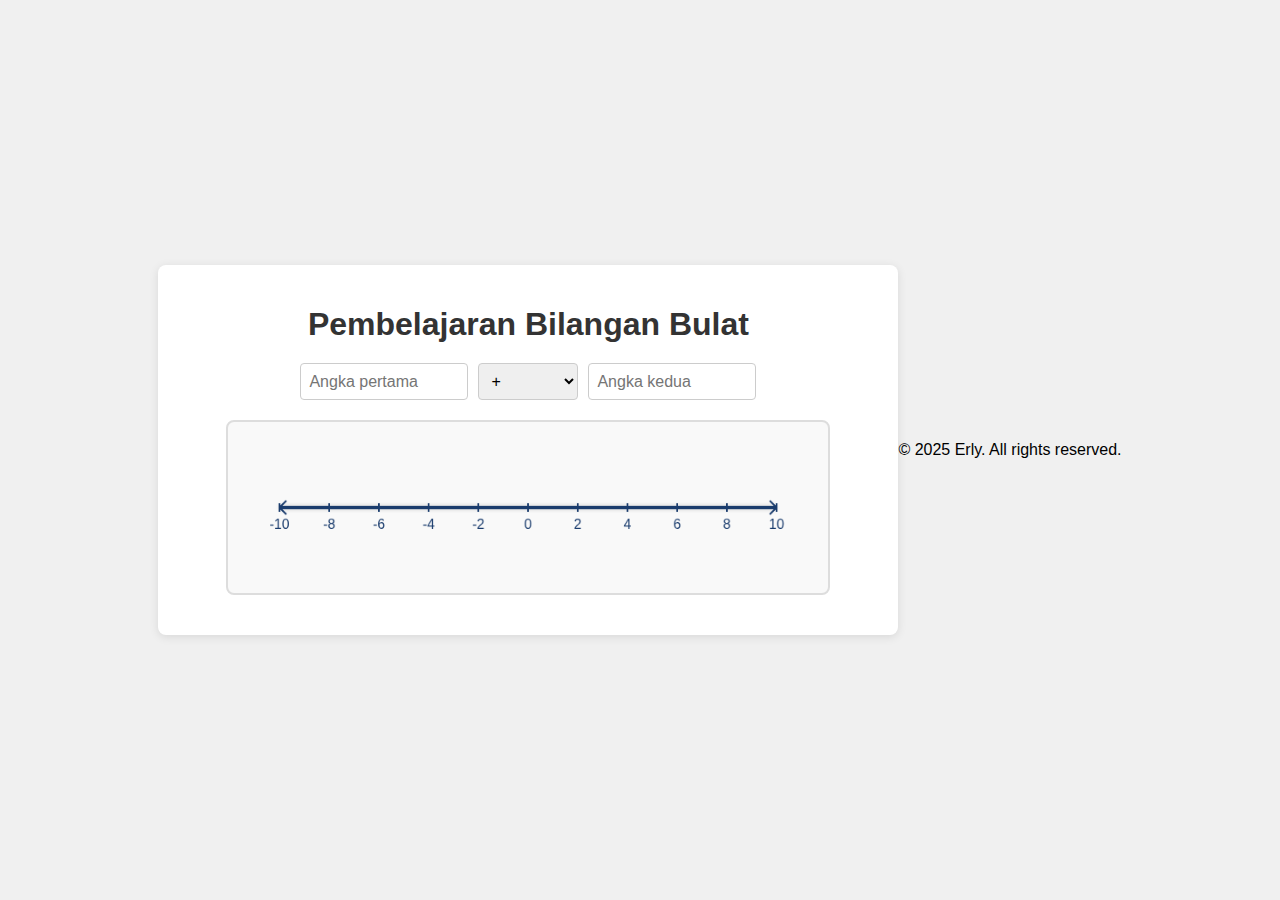
<file: index.html>
<!DOCTYPE html>
<html lang="en">
<head>
    <meta charset="UTF-8">
    <meta name="viewport" content="width=device-width, initial-scale=1.0">
    <title>Pembelajaran Bilangan Bulat</title>
    <link rel="stylesheet" href="style.css">
</head>
<body>
    <div class="container">
        <h1>Pembelajaran Bilangan Bulat</h1>
        <div class="input-group">
            <input type="number" id="num1" placeholder="Angka pertama" oninput="startAnimation()">
            <select id="operator" oninput="startAnimation()">
                <option value="+">+</option>
                <option value="-">−</option>
            </select>
            <input type="number" id="num2" placeholder="Angka kedua" oninput="startAnimation()">
        </div>
        <canvas id="garis" width="700" height="200"></canvas>
        <p id="hasil"></p>
    </div>

    <script>
        const canvas = document.getElementById("garis");
        const ctx = canvas.getContext("2d");
        let animationFrameId;
        const padding = 60; // Declare padding globally

        // Create tooltip element
        const tooltip = document.createElement("div");
        tooltip.className = "tooltip";
        document.body.appendChild(tooltip);

        function drawNumberLine(minVal, maxVal, num1, num2, result) {
            ctx.clearRect(0, 0, canvas.width, canvas.height);

            // Calculate canvas dimensions
            const canvasWidth = canvas.width - 2 * padding;

            // Create custom tick array based on num1, num2, and result
            const ticks = [];
            ticks.push(0); // Always include zero
            ticks.push(num1); // Include first input

            if (Math.abs(result) <= 10) {
                // For small results, use linear ticks
                const tickInterval = Math.max(1, Math.ceil((maxVal - minVal) / 10));
                for (let i = Math.floor(minVal); i <= Math.ceil(maxVal); i += tickInterval) {
                    ticks.push(i);
                }
            } else {
                // Add more intermediate points based on num1 and num2
                if (num2 !== 0) {
                    const numIntermediate = 7; // Increased for denser progression
                    const step = (result - num1) / (numIntermediate + 1);
                    for (let i = 1; i <= numIntermediate; i++) {
                        ticks.push(Math.round(num1 + step * i));
                    }
                }

                // Add finer ticks near the result
                const fineTickStart = Math.max(Math.floor(minVal), result - 3);
                const fineTickEnd = Math.min(Math.ceil(maxVal), result + 3);
                for (let i = fineTickStart; i <= fineTickEnd; i++) {
                    if (i !== result) ticks.push(i); // Avoid duplicate result
                }

                // Ensure result is included
                ticks.push(result);
                // Add one tick after the result
                ticks.push(result >= 0 ? result + 1 : result - 1);
            }

            // Ensure unique and sorted ticks
            const uniqueTicks = [...new Set(ticks)].sort((a, b) => a - b);

            // Map ticks to evenly spaced positions
            const tickSpacing = canvasWidth / (uniqueTicks.length - 1);

            // Store tick positions for animation
            const tickPositions = new Map();
            uniqueTicks.forEach((tick, index) => {
                const x = padding + index * tickSpacing;
                tickPositions.set(tick, x);
            });

            // Draw number line with shadow
            ctx.beginPath();
            ctx.moveTo(padding, 100);
            ctx.lineTo(canvas.width - padding, 100);
            ctx.strokeStyle = "#1a3c6d";
            ctx.lineWidth = 4;
            ctx.shadowColor = "rgba(0, 0, 0, 0.2)";
            ctx.shadowBlur = 5;
            ctx.stroke();
            ctx.shadowBlur = 0;

            // Draw ticks and labels
            ctx.font = "16px 'Segoe UI', Arial";
            ctx.fillStyle = "#1a3c6d";
            ctx.textAlign = "center";
            uniqueTicks.forEach((tick, index) => {
                const x = padding + index * tickSpacing;
                if (x >= padding - 10 && x <= canvas.width - padding + 10) {
                    ctx.beginPath();
                    ctx.moveTo(x, 95);
                    ctx.lineTo(x, 105);
                    ctx.strokeStyle = "#1a3c6d";
                    ctx.lineWidth = 2;
                    ctx.stroke();
                    ctx.fillText(tick, x, 125);
                }
            });

            // Draw arrowheads
            ctx.beginPath();
            ctx.moveTo(canvas.width - padding, 100);
            ctx.lineTo(canvas.width - padding - 8, 92);
            ctx.moveTo(canvas.width - padding, 100);
            ctx.lineTo(canvas.width - padding - 8, 108);
            ctx.stroke();

            ctx.beginPath();
            ctx.moveTo(padding, 100);
            ctx.lineTo(padding + 8, 92);
            ctx.moveTo(padding, 100);
            ctx.lineTo(padding + 8, 108);
            ctx.stroke();

            return { tickPositions, uniqueTicks };
        }

        function drawArrowhead(x, y, direction, color) {
            ctx.fillStyle = color;
            ctx.beginPath();
            ctx.moveTo(x, y);
            if (direction === "right") {
                ctx.lineTo(x - 8, y - 8);
                ctx.lineTo(x - 8, y + 8);
            } else {
                ctx.lineTo(x + 8, y - 8);
                ctx.lineTo(x + 8, y + 8);
            }
            ctx.fill();
        }

        function drawResultMarker(x, y, result) {
            // Draw a dot on the number line
            ctx.beginPath();
            ctx.arc(x, y, 8, 0, 2 * Math.PI);
            ctx.fillStyle = "#2ecc71";
            ctx.fill();
            ctx.strokeStyle = "#1a3c6d";
            ctx.lineWidth = 2;
            ctx.stroke();
        }

        // Handle tooltip on hover
        let resultX, resultY, resultValue;
        canvas.addEventListener("mousemove", (e) => {
            const rect = canvas.getBoundingClientRect();
            const mouseX = e.clientX - rect.left;
            const mouseY = e.clientY - rect.top;

            if (resultX && Math.hypot(mouseX - resultX, mouseY - resultY) < 10) {
                tooltip.style.left = `${e.clientX + 10}px`;
                tooltip.style.top = `${e.clientY - 10}px`;
                tooltip.textContent = resultValue;
                tooltip.style.opacity = "1";
            } else {
                tooltip.style.opacity = "0";
            }
        });

        canvas.addEventListener("mouseleave", () => {
            tooltip.style.opacity = "0";
        });

        // Initial draw
        drawNumberLine(-10, 10, 0, 0, 0);

        function startAnimation() {
            if (animationFrameId) cancelAnimationFrame(animationFrameId);

            const num1 = parseInt(document.getElementById("num1").value) || 0;
            const num2 = parseInt(document.getElementById("num2").value) || 0;
            const operator = document.getElementById("operator").value;
            const hasil = operator === '+' ? num1 + num2 : num1 - num2;

            // Store result for tooltip
            resultValue = hasil;

            // Determine min and max values
            const values = [0, num1, hasil];
            const minVal = Math.min(...values) - 3;
            const maxVal = Math.max(...values) + 3;

            const { tickPositions, uniqueTicks } = drawNumberLine(minVal, maxVal, num1, num2, hasil);

            // Ensure tickPositions contains the correct coordinates
            const startX = tickPositions.get(0) || padding;
            const targetMidX = tickPositions.get(num1) || (num1 >= 0 ? padding : canvas.width - padding);
            let targetEndX = tickPositions.get(hasil);

            // Interpolate if hasil is not an exact tick
            if (targetEndX === undefined) {
                const sortedTicks = [...uniqueTicks].sort((a, b) => a - b);
                const index = sortedTicks.findIndex(tick => tick >= hasil);
                if (index === -1) index = sortedTicks.length - 1; // If hasil is beyond max tick
                const prevTick = sortedTicks[index - 1] || sortedTicks[0];
                const nextTick = sortedTicks[index];
                const prevX = tickPositions.get(prevTick) || padding;
                const nextX = tickPositions.get(nextTick) || (nextTick >= 0 ? canvas.width - padding : padding);

                // Linear interpolation
                const ratio = (hasil - prevTick) / (nextTick - prevTick);
                targetEndX = prevX + (nextX - prevX) * ratio;
            }

            let currentX = startX;
            let midXReached = false;
            const animationDuration = 1000;
            let startTime;

            function animate(timestamp) {
                if (!startTime) startTime = timestamp;
                const progress = (timestamp - startTime) / animationDuration;

                drawNumberLine(minVal, maxVal, num1, num2, hasil);

                if (!midXReached) {
                    currentX = startX + (targetMidX - startX) * Math.min(progress, 1);
                    ctx.strokeStyle = "#4a90e2";
                    ctx.lineWidth = 4;
                    ctx.shadowColor = "rgba(0, 0, 0, 0.2)";
                    ctx.shadowBlur = 5;
                    ctx.beginPath();
                    ctx.moveTo(startX, 60);
                    ctx.lineTo(currentX, 60);
                    ctx.setLineDash([8, 8]);
                    ctx.stroke();
                    ctx.setLineDash([]);
                    ctx.shadowBlur = 0;

                    const num1Direction = num1 >= 0 ? "right" : "left";
                    drawArrowhead(currentX, 60, num1Direction, "#4a90e2");

                    if (progress >= 1) {
                        midXReached = true;
                        startTime = timestamp;
                        currentX = targetMidX;
                    }
                } else {
                    const secondProgress = (timestamp - startTime) / animationDuration;
                    currentX = targetMidX + (targetEndX - targetMidX) * Math.min(secondProgress, 1);

                    ctx.strokeStyle = "#4a90e2";
                    ctx.lineWidth = 4;
                    ctx.shadowColor = "rgba(0, 0, 0, 0.2)";
                    ctx.shadowBlur = 5;
                    ctx.beginPath();
                    ctx.moveTo(startX, 60);
                    ctx.lineTo(targetMidX, 60);
                    ctx.setLineDash([8, 8]);
                    ctx.stroke();
                    ctx.setLineDash([]);
                    ctx.shadowBlur = 0;

                    const num1Direction = num1 >= 0 ? "right" : "left";
                    drawArrowhead(targetMidX, 60, num1Direction, "#4a90e2");

                    ctx.strokeStyle = "#e94e4e";
                    ctx.lineWidth = 4;
                    ctx.shadowColor = "rgba(0, 0, 0, 0.2)";
                    ctx.shadowBlur = 5;
                    ctx.beginPath();
                    ctx.moveTo(targetMidX, 80);
                    ctx.lineTo(currentX, 80);
                    ctx.setLineDash([8, 8]);
                    ctx.stroke();
                    ctx.setLineDash([]);
                    ctx.shadowBlur = 0;

                    const num2Direction = (operator === '+' ? num2 : -num2) >= 0 ? "right" : "left";
                    drawArrowhead(currentX, 80, num2Direction, "#e94e4e");

                    const hasilElement = document.getElementById("hasil");
                    hasilElement.textContent = `Hasil: ${hasil}`;
                    hasilElement.classList.add("updated");
                    setTimeout(() => hasilElement.classList.remove("updated"), 300);

                    if (secondProgress >= 1) {
                        resultX = targetEndX;
                        resultY = 100;
                        drawResultMarker(targetEndX, 100, hasil);
                        return;
                    }
                }

                animationFrameId = requestAnimationFrame(animate);
            }

            animationFrameId = requestAnimationFrame(animate);
        }
    </script>
    <footer>
        <p>© 2025 Erly. All rights reserved.</p>
    </footer>
</html>
</file>
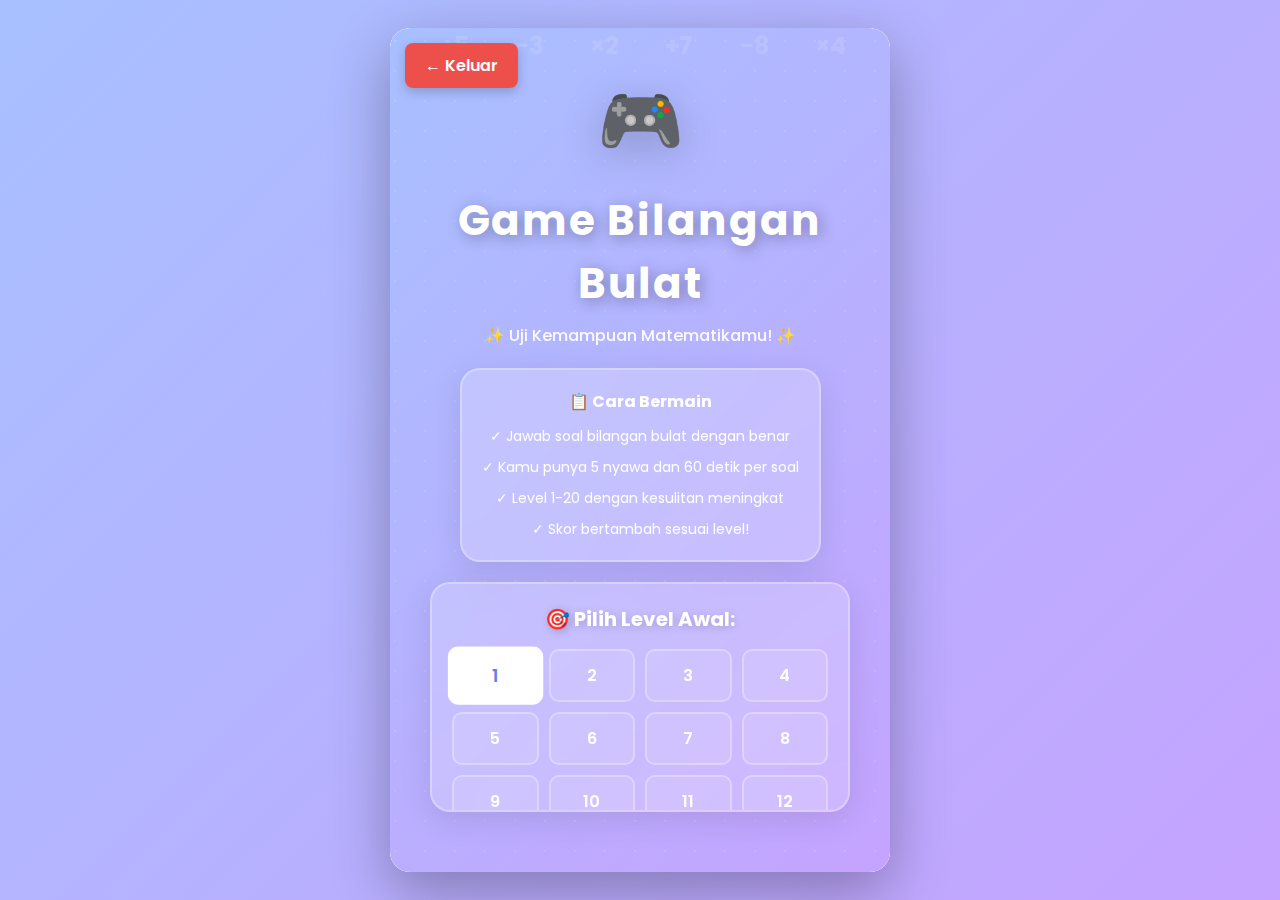
<file: game.html>
<!DOCTYPE html>
<html lang="id">
<head>
    <meta charset="UTF-8">
    <meta name="viewport" content="width=device-width, initial-scale=1.0">
    <title>Game Bilangan Bulat</title>
    <link href="https://fonts.googleapis.com/css2?family=Poppins:wght@400;600;700&display=swap" rel="stylesheet">
    <link rel="stylesheet" href="game.css">
</head>
<body>
    
    <div class="game-container">
        <button class="btn-exit" onclick="restartGame()">← Kembali</button>
        
        <div class="start-screen" id="startScreen">
            <button class="btn-exit" onclick="exitGame()">← Keluar</button>
            <div class="floating-numbers">
                <div class="floating-number">+5</div>
                <div class="floating-number">-3</div>
                <div class="floating-number">×2</div>
                <div class="floating-number">+7</div>
                <div class="floating-number">-8</div>
                <div class="floating-number">×4</div>
            </div>
            <div class="game-icon">🎮</div>
            <h1>Game Bilangan Bulat</h1>
            <div class="subtitle">✨ Uji Kemampuan Matematikamu! ✨</div>
            <div class="instructions">
                <p><strong>📋 Cara Bermain</strong></p>
                <p>✓ Jawab soal bilangan bulat dengan benar</p>
                <p>✓ Kamu punya 5 nyawa dan 60 detik per soal</p>
                <p>✓ Level 1-20 dengan kesulitan meningkat</p>
                <p>✓ Skor bertambah sesuai level!</p>
            </div>
            <div class="level-selector">
                <h3>🎯 Pilih Level Awal:</h3>
                <div class="level-options">
                    <button class="level-btn selected" onclick="selectLevel(1)">1</button>
                    <button class="level-btn" onclick="selectLevel(2)">2</button>
                    <button class="level-btn" onclick="selectLevel(3)">3</button>
                    <button class="level-btn" onclick="selectLevel(4)">4</button>
                    <button class="level-btn" onclick="selectLevel(5)">5</button>
                    <button class="level-btn" onclick="selectLevel(6)">6</button>
                    <button class="level-btn" onclick="selectLevel(7)">7</button>
                    <button class="level-btn" onclick="selectLevel(8)">8</button>
                    <button class="level-btn" onclick="selectLevel(9)">9</button>
                    <button class="level-btn" onclick="selectLevel(10)">10</button>
                    <button class="level-btn" onclick="selectLevel(11)">11</button>
                    <button class="level-btn" onclick="selectLevel(12)">12</button>
                    <button class="level-btn" onclick="selectLevel(13)">13</button>
                    <button class="level-btn" onclick="selectLevel(14)">14</button>
                    <button class="level-btn" onclick="selectLevel(15)">15</button>
                    <button class="level-btn" onclick="selectLevel(16)">16</button>
                    <button class="level-btn" onclick="selectLevel(17)">17</button>
                    <button class="level-btn" onclick="selectLevel(18)">18</button>
                    <button class="level-btn" onclick="selectLevel(19)">19</button>
                    <button class="level-btn" onclick="selectLevel(20)">20</button>
                </div>
                <div class="level-info" id="levelInfo">
                    Klik level untuk memulai permainan
                </div>
            </div>
        </div>

        <div class="game-header">
            <div class="lives" id="lives">❤️❤️❤️❤️❤️</div>
            <div class="info-box level">Level <span id="level">1</span></div>
            <div class="info-box score">Skor: <span id="score">0</span></div>
        </div>

        <div class="timer-container">
            <div class="timer-bar">
                <div class="timer-fill" id="timerFill">
                    <span id="timerText">60s</span>
                </div>
            </div>
        </div>

        <div class="question-box">
            <div class="question" id="question">2 + (-3) = ?</div>
        </div>

        <div class="answer-display" id="answerDisplay">_</div>

        <div class="button-grid">
            <button class="btn btn-number" onclick="addToAnswer('7')">7</button>
            <button class="btn btn-number" onclick="addToAnswer('8')">8</button>
            <button class="btn btn-number" onclick="addToAnswer('9')">9</button>
            <button class="btn btn-operator" onclick="addToAnswer('×')">×</button>
            
            <button class="btn btn-number" onclick="addToAnswer('4')">4</button>
            <button class="btn btn-number" onclick="addToAnswer('5')">5</button>
            <button class="btn btn-number" onclick="addToAnswer('6')">6</button>
            <button class="btn btn-operator" onclick="addToAnswer('+')">+</button>
            
            <button class="btn btn-number" onclick="addToAnswer('1')">1</button>
            <button class="btn btn-number" onclick="addToAnswer('2')">2</button>
            <button class="btn btn-number" onclick="addToAnswer('3')">3</button>
            <button class="btn btn-operator" onclick="addToAnswer('-')">−</button>
            
            <button class="btn btn-number" onclick="addToAnswer('0')" style="grid-column: span 2;">0</button>
            <button class="btn btn-action btn-clear" onclick="clearAnswer()">Hapus</button>
            <button class="btn btn-action btn-submit" onclick="checkAnswer()">Jawab ✓</button>
        </div>

        <div class="game-over" id="gameOver">
            <h2>GAME OVER!</h2>
            <p>Level: <span id="finalLevel"></span></p>
            <p>Skor Akhir: <span id="finalScore"></span></p>
            <button class="btn-restart" onclick="restartGame()">Main Lagi 🎮</button>
        </div>
    </div>

    <div class="feedback" id="feedback">✓</div>

    <script src="game.js"></script>
</body>
</html>
</file>
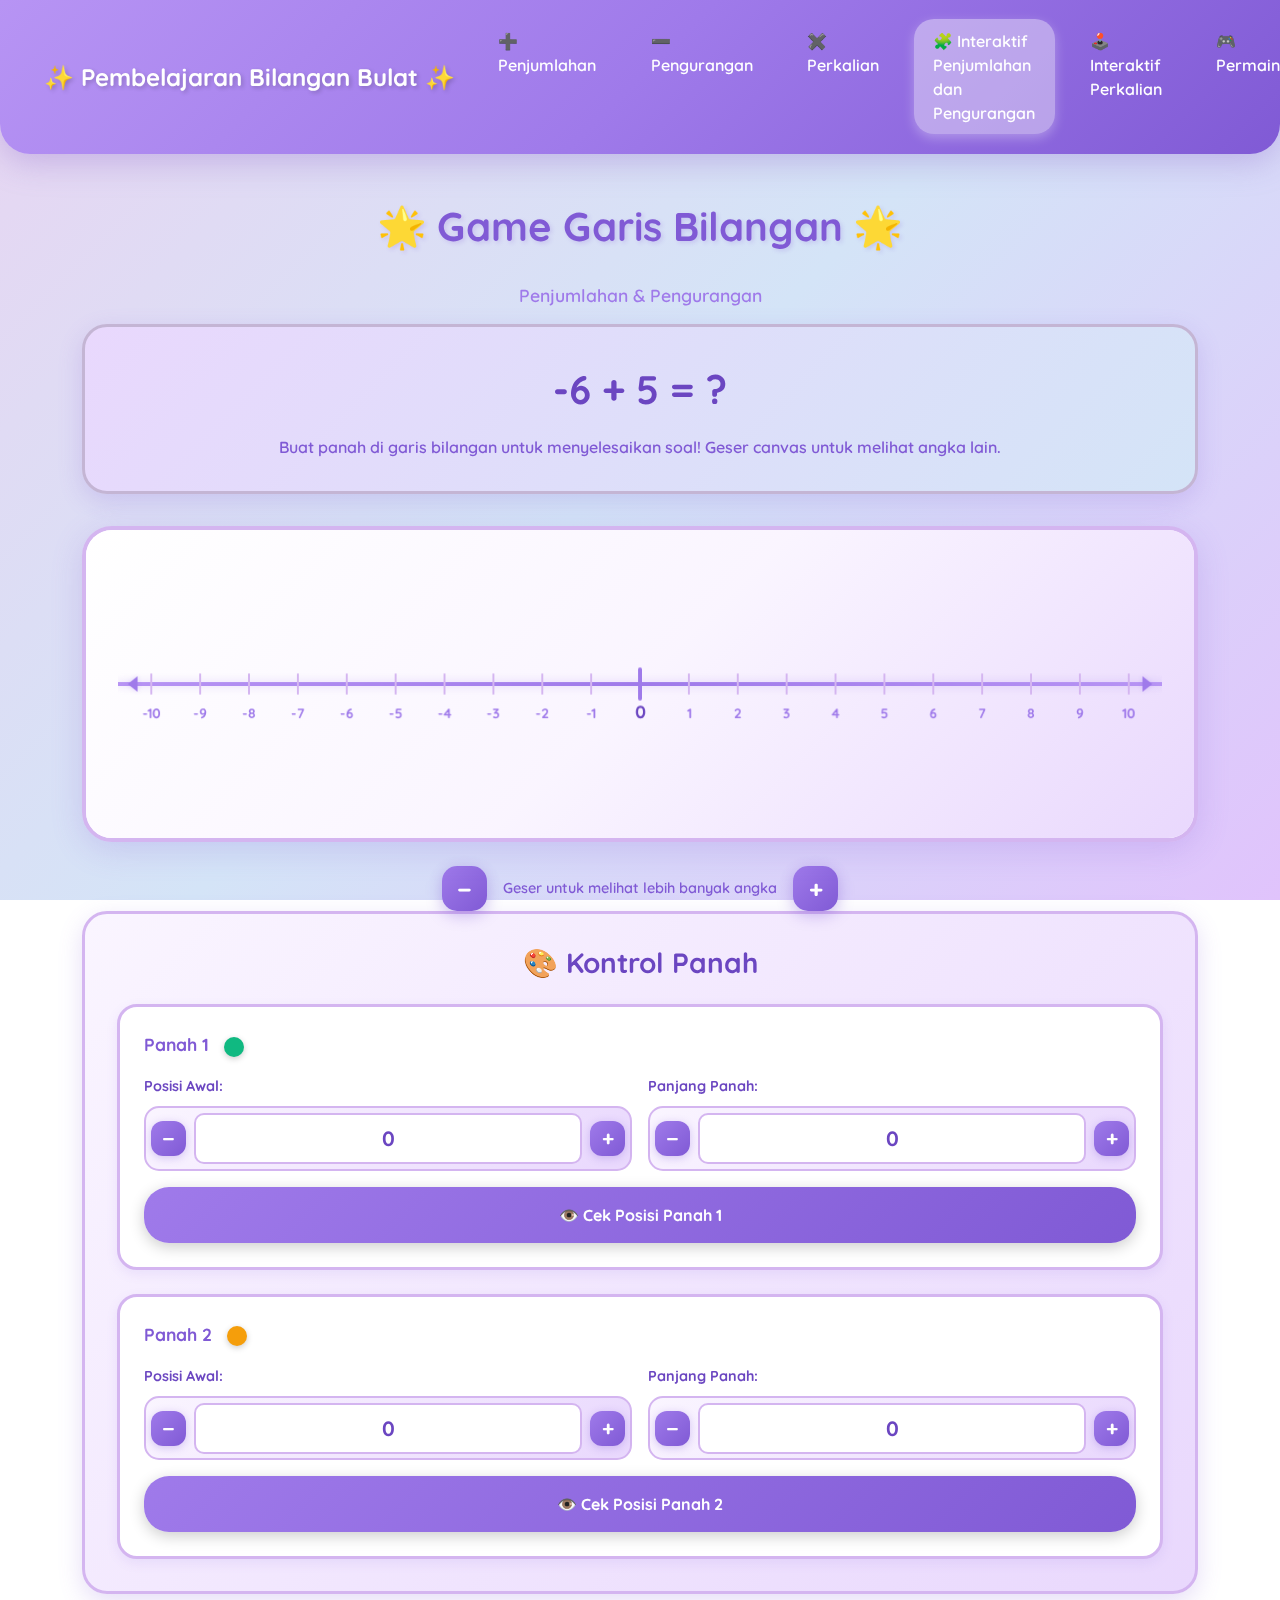
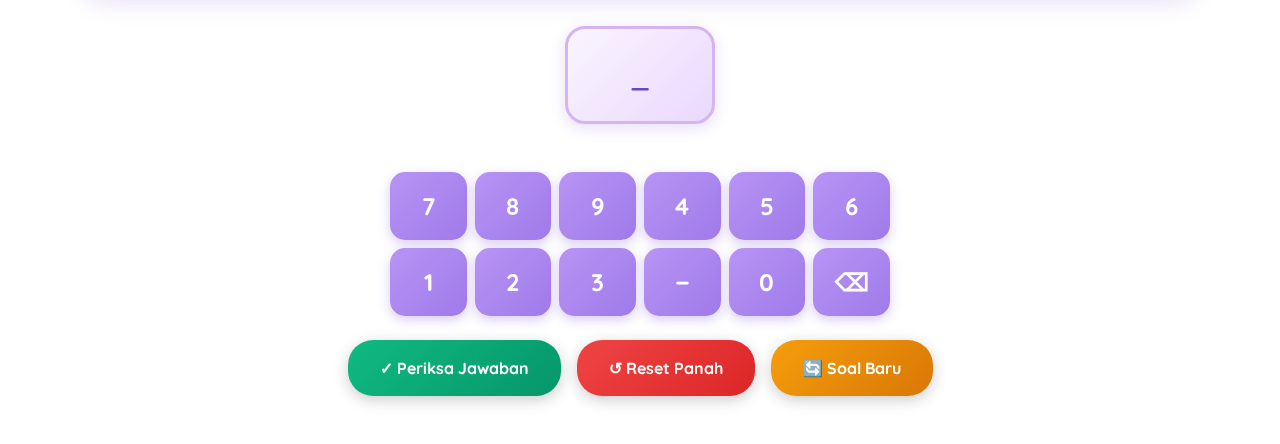
<file: Interaktif1.html>
<!DOCTYPE html>
<html lang="id">
<head>
    <meta charset="UTF-8">
    <meta name="viewport" content="width=device-width, initial-scale=1.0">
    <title>Game Garis Bilangan 🌸✨</title>
    <link href="https://cdn.jsdelivr.net/npm/bootstrap@5.3.0/dist/css/bootstrap.min.css" rel="stylesheet">
    <style>
        @import url('https://fonts.googleapis.com/css2?family=Quicksand:wght@400;500;600;700&display=swap');
        
        * {
            margin: 0;
            padding: 0;
            box-sizing: border-box;
        }

        body {
            background: linear-gradient(135deg, #E8D5F2 0%, #D4E4F7 50%, #E0C3FC 100%);
            background-attachment: fixed;
            font-family: 'Quicksand', sans-serif;
            min-height: 100vh;
            position: relative;
            overflow-x: hidden;
        }

        /* Cute floating elements background */
        body::before {
            content: '✨ 💜 🌸 ⭐ 💙 🦄 🌈 ☁️';
            position: fixed;
            top: 0;
            left: 0;
            width: 100%;
            height: 100%;
            font-size: 2rem;
            opacity: 0.1;
            pointer-events: none;
            word-spacing: 3rem;
            line-height: 5rem;
            animation: float 20s infinite linear;
            z-index: 0;
        }

        @keyframes float {
            0% {
                transform: translateY(0);
            }
            50% {
                transform: translateY(-20px);
            }
            100% {
                transform: translateY(0);
            }
        }

        .navbar {
            background: linear-gradient(135deg, #B794F4 0%, #9F7AEA 50%, #805AD5 100%);
            box-shadow: 0 8px 32px rgba(149, 117, 205, 0.4);
            padding: 1.2rem 2rem;
            border-radius: 0 0 30px 30px;
            backdrop-filter: blur(10px);
        }

        .navbar-brand {
            color: #ffffff !important;
            font-weight: 700;
            font-size: 1.5rem;
            text-shadow: 2px 2px 4px rgba(0, 0, 0, 0.2);
            transition: all 0.3s ease;
        }

        .navbar-brand::before {
            content: '✨ ';
        }

        .navbar-brand::after {
            content: ' ✨';
        }

        .navbar-brand:hover {
            transform: scale(1.05) rotate(-2deg);
            text-shadow: 3px 3px 8px rgba(0, 0, 0, 0.3);
        }

        .nav-link {
            color: #ffffff !important;
            font-weight: 600;
            margin: 0 0.5rem;
            padding: 0.6rem 1.2rem !important;
            border-radius: 20px;
            transition: all 0.3s ease;
            position: relative;
        }

        .nav-link:hover {
            background: rgba(255, 255, 255, 0.3);
            transform: translateY(-3px);
            box-shadow: 0 4px 12px rgba(255, 255, 255, 0.3);
        }

        .nav-link.active {
            background: rgba(255, 255, 255, 0.4);
            box-shadow: 0 4px 12px rgba(255, 255, 255, 0.3);
        }

        .container {
            position: relative;
            z-index: 1;
        }

        .content {
            animation: slideInUp 0.6s ease-out;
        }

        @keyframes slideInUp {
            from {
                opacity: 0;
                transform: translateY(30px);
            }
            to {
                opacity: 1;
                transform: translateY(0);
            }
        }

        h1 {
            color: #805AD5;
            font-weight: 700;
            text-shadow: 2px 2px 4px rgba(128, 90, 213, 0.2);
            margin-bottom: 2rem !important;
            position: relative;
            display: inline-block;
        }

        h1::before {
            content: '🌟';
            margin-right: 10px;
        }

        h1::after {
            content: '🌟';
            margin-left: 10px;
        }

        .question-card {
            background: linear-gradient(135deg, #E9D8FD 0%, #D4E4F7 100%);
            border: 3px solid #C4B5D4;
            border-radius: 25px;
            padding: 2rem;
            margin-bottom: 2rem;
            box-shadow: 0 8px 25px rgba(128, 90, 213, 0.2);
            text-align: center;
        }

        .question-text {
            font-size: 2.5rem;
            font-weight: 700;
            color: #6B46C1;
            margin-bottom: 1rem;
        }

        .instruction-text {
            color: #805AD5;
            font-size: 1rem;
            font-weight: 600;
        }

        .canvas-card {
            border: 4px solid #D4B5F0;
            border-radius: 30px;
            background: linear-gradient(135deg, #FFFFFF 0%, #FAF5FF 100%);
            box-shadow: 0 8px 32px rgba(128, 90, 213, 0.2);
            overflow: hidden;
            transition: all 0.3s ease;
            margin-bottom: 2rem;
        }

        .canvas-card:hover {
            transform: translateY(-5px);
            box-shadow: 0 12px 40px rgba(128, 90, 213, 0.3);
        }

        .card-body {
            padding: 2rem !important;
            background: linear-gradient(135deg, #FFFFFF 0%, #FAF5FF 50%, #E9D8FD 100%);
        }

        canvas {
            border-radius: 20px;
            cursor: grab;
            display: block;
            width: 100%;
        }

        canvas:active {
            cursor: grabbing;
        }

        .zoom-controls {
            text-align: center;
            margin-top: 1rem;
            display: flex;
            justify-content: center;
            align-items: center;
            gap: 1rem;
        }

        .zoom-btn {
            background: linear-gradient(135deg, #9F7AEA 0%, #805AD5 100%);
            border: none;
            width: 45px;
            height: 45px;
            border-radius: 15px;
            color: white;
            font-size: 1.5rem;
            font-weight: 700;
            cursor: pointer;
            transition: all 0.3s ease;
            box-shadow: 0 4px 15px rgba(128, 90, 213, 0.4);
        }

        .zoom-btn:hover {
            transform: scale(1.15);
            box-shadow: 0 6px 20px rgba(128, 90, 213, 0.6);
            background: linear-gradient(135deg, #B794F4 0%, #9F7AEA 100%);
        }

        .zoom-info {
            color: #805AD5;
            font-weight: 600;
            font-size: 0.9rem;
        }

        .arrow-controls-card {
            background: linear-gradient(135deg, #FAF5FF 0%, #E9D8FD 100%);
            border: 3px solid #D4B5F0;
            border-radius: 25px;
            padding: 2rem;
            margin-bottom: 2rem;
            box-shadow: 0 8px 25px rgba(128, 90, 213, 0.2);
        }

        .arrow-controls-card h3 {
            color: #6B46C1;
            font-weight: 700;
            text-align: center;
            margin-bottom: 1.5rem;
        }

        .arrow-section {
            background: white;
            border: 3px solid #D4B5F0;
            border-radius: 20px;
            padding: 1.5rem;
            margin-bottom: 1.5rem;
            box-shadow: 0 4px 12px rgba(128, 90, 213, 0.1);
            transition: all 0.3s ease;
        }

        .arrow-section:hover {
            transform: translateY(-3px);
            box-shadow: 0 6px 16px rgba(128, 90, 213, 0.15);
        }

        .arrow-section:last-child {
            margin-bottom: 0;
        }

        .arrow-title {
            font-weight: 700;
            color: #805AD5;
            margin-bottom: 1rem;
            font-size: 1.1rem;
        }

        .arrow-color-indicator {
            display: inline-block;
            width: 20px;
            height: 20px;
            border-radius: 50%;
            margin-left: 10px;
            vertical-align: middle;
            box-shadow: 0 2px 6px rgba(0, 0, 0, 0.2);
        }

        .arrow1-color {
            background: #10b981;
        }

        .arrow2-color {
            background: #f59e0b;
        }

        .form-label {
            font-size: 0.9rem;
            color: #6B46C1;
            font-weight: 700;
            margin-bottom: 0.5rem;
        }

        .number-input-wrapper {
            display: flex;
            align-items: center;
            gap: 0.5rem;
            background: linear-gradient(135deg, #FAF5FF 0%, #E9D8FD 100%);
            border: 2px solid #D4B5F0;
            border-radius: 15px;
            padding: 0.3rem;
        }

        .input-btn {
            background: linear-gradient(135deg, #9F7AEA 0%, #805AD5 100%);
            border: none;
            width: 35px;
            height: 35px;
            border-radius: 12px;
            color: white;
            font-size: 1.3rem;
            font-weight: 700;
            cursor: pointer;
            transition: all 0.3s ease;
            box-shadow: 0 2px 8px rgba(128, 90, 213, 0.3);
            flex-shrink: 0;
        }

        .input-btn:hover {
            transform: scale(1.15);
            box-shadow: 0 4px 12px rgba(128, 90, 213, 0.5);
        }

        .number-input {
            flex: 1;
            text-align: center;
            font-size: 1.3rem;
            font-weight: 700;
            color: #6B46C1;
            background: white;
            border: 2px solid #D4B5F0;
            border-radius: 10px;
            padding: 0.5rem;
            outline: none;
            transition: all 0.3s ease;
            min-width: 0;
        }

        .number-input:focus {
            border-color: #9F7AEA;
            box-shadow: 0 0 0 3px rgba(159, 122, 234, 0.2);
            transform: scale(1.05);
        }

        .btn-arrow-check {
            background: linear-gradient(135deg, #9F7AEA 0%, #805AD5 100%);
            border: none;
            color: white;
            font-weight: 700;
            padding: 0.6rem 1.5rem;
            border-radius: 20px;
            transition: all 0.3s ease;
            box-shadow: 0 4px 15px rgba(128, 90, 213, 0.4);
            width: 100%;
            margin-top: 1rem;
        }

        .btn-arrow-check:hover {
            transform: scale(1.05);
            box-shadow: 0 6px 20px rgba(128, 90, 213, 0.6);
            background: linear-gradient(135deg, #B794F4 0%, #9F7AEA 100%);
        }

        .answer-section {
            text-align: center;
        }

        .answer-display {
            background: linear-gradient(135deg, #FAF5FF 0%, #E9D8FD 100%);
            border: 3px solid #D4B5F0;
            border-radius: 20px;
            padding: 1rem 2rem;
            font-size: 1.8rem;
            font-weight: 700;
            color: #6B46C1;
            min-width: 150px;
            display: inline-block;
            margin-bottom: 1.5rem;
            min-height: 60px;
            line-height: 60px;
            box-shadow: 0 4px 15px rgba(128, 90, 213, 0.2);
        }

        .keypad {
            display: grid;
            grid-template-columns: repeat(6, 1fr);
            gap: 0.5rem;
            max-width: 500px;
            margin: 1.5rem auto;
        }

        .key-btn {
            background: linear-gradient(135deg, #B794F4 0%, #9F7AEA 100%);
            border: none;
            padding: 1rem;
            font-size: 1.5rem;
            font-weight: 700;
            color: white;
            cursor: pointer;
            transition: all 0.3s ease;
            border-radius: 15px;
            box-shadow: 0 4px 12px rgba(128, 90, 213, 0.3);
        }

        .key-btn:hover {
            transform: translateY(-5px);
            box-shadow: 0 8px 20px rgba(128, 90, 213, 0.5);
            background: linear-gradient(135deg, #C4B5D4 0%, #B794F4 100%);
        }

        .control-buttons {
            display: flex;
            gap: 1rem;
            justify-content: center;
            flex-wrap: wrap;
            margin-top: 1.5rem;
        }

        .btn {
            padding: 1rem 2rem;
            font-weight: 700;
            border-radius: 25px;
            transition: all 0.3s ease;
            border: none;
            box-shadow: 0 4px 15px rgba(0, 0, 0, 0.2);
        }

        .btn-success {
            background: linear-gradient(135deg, #10b981 0%, #059669 100%);
        }

        .btn-success:hover {
            transform: scale(1.1);
            box-shadow: 0 6px 20px rgba(16, 185, 129, 0.4);
        }

        .btn-danger {
            background: linear-gradient(135deg, #ef4444 0%, #dc2626 100%);
        }

        .btn-danger:hover {
            transform: scale(1.1);
            box-shadow: 0 6px 20px rgba(239, 68, 68, 0.4);
        }

        .btn-warning {
            background: linear-gradient(135deg, #f59e0b 0%, #d97706 100%);
            color: white;
        }

        .btn-warning:hover {
            transform: scale(1.1);
            box-shadow: 0 6px 20px rgba(245, 158, 11, 0.4);
        }

        .alert-success {
            background: linear-gradient(135deg, #E9D8FD 0%, #D4E4F7 100%);
            border: 3px solid #C4B5D4;
            border-radius: 25px;
            color: #805AD5;
            font-weight: 700;
            font-size: 1.3rem;
            box-shadow: 0 8px 25px rgba(128, 90, 213, 0.2);
            padding: 1.5rem;
            transition: all 0.3s ease;
            margin-top: 1.5rem;
        }

        .result-alert.updated {
            animation: bounce 0.6s ease;
        }

        @keyframes bounce {
            0%, 100% {
                transform: scale(1);
            }
            50% {
                transform: scale(1.1);
            }
        }

        @media (max-width: 768px) {
            .navbar-brand {
                font-size: 1.2rem;
            }

            h1 {
                font-size: 1.8rem;
            }

            .question-text {
                font-size: 2rem;
            }

            .keypad {
                grid-template-columns: repeat(4, 1fr);
            }

            .number-input {
                font-size: 1.1rem;
            }

            .input-btn {
                width: 30px;
                height: 30px;
                font-size: 1rem;
            }
        }

        @media (max-width: 576px) {
            .arrow-inputs {
                display: flex;
                flex-direction: column;
            }
        }
    </style>
</head>
<body>
    <nav class="navbar navbar-expand-lg">
        <div class="container-fluid">
            <a class="navbar-brand" href="#">Pembelajaran Bilangan Bulat</a>
            <button class="navbar-toggler" type="button" data-bs-toggle="collapse" data-bs-target="#navbarNav" style="background: white; border-radius: 15px">
                <span class="navbar-toggler-icon"></span>
            </button>
            <div class="collapse navbar-collapse" id="navbarNav">
                <ul class="navbar-nav ms-auto">
                    <li class="nav-item">
                        <a class="nav-link" href="index.html">➕ Penjumlahan</a>
                    </li>
                    <li class="nav-item">
                        <a class="nav-link" href="pengurangan.html">➖ Pengurangan</a>
                    </li>
                    <li class="nav-item">
                        <a class="nav-link" href="perkalian.html">✖️ Perkalian</a>
                    </li>
                    <li class="nav-item">
                        <a class="nav-link active" href="Interaktif1.html">🧩 Interaktif Penjumlahan dan Pengurangan</a>
                    </li>
                    <li class="nav-item">
                        <a class="nav-link" href="Interaktif2.html">🕹️ Interaktif Perkalian</a>
                    </li>
                    <li class="nav-item">
                        <a class="nav-link" href="game.html">🎮 Permainan</a>
                    </li>
                </ul>
            </div>
        </div>
    </nav>
    
    <div class="container my-5 content">
        <div class="text-center">
            <h1>Game Garis Bilangan</h1>
            <p class="subtitle" style="color: #9F7AEA; font-size: 1.1rem; font-weight: 600;">Penjumlahan & Pengurangan</p>
        </div>
        
        <div class="question-card">
            <div class="question-text" id="question">3 + 2 = ?</div>
            <div class="instruction-text">
                Buat panah di garis bilangan untuk menyelesaikan soal! Geser canvas untuk melihat angka lain.
            </div>
        </div>
        
        <div class="card canvas-card mb-4">
            <div class="card-body p-0">
                <canvas id="numberLine" width="700" height="250"></canvas>
            </div>
        </div>
        
        <div class="zoom-controls">
            <button class="zoom-btn" onclick="changeSpacing(-5)" title="Zoom Out">−</button>
            <span class="zoom-info">Geser untuk melihat lebih banyak angka</span>
            <button class="zoom-btn" onclick="changeSpacing(5)" title="Zoom In">+</button>
        </div>
        
        <div class="arrow-controls-card">
            <h3>🎨 Kontrol Panah</h3>
            
            <div class="arrow-section">
                <div class="arrow-title">
                    Panah 1 <span class="arrow-color-indicator arrow1-color"></span>
                </div>
                <div class="row arrow-inputs g-3">
                    <div class="col-md-6">
                        <label class="form-label">Posisi Awal:</label>
                        <div class="number-input-wrapper">
                            <button class="input-btn" onclick="changeArrow(1, 'start', -1)">−</button>
                            <input type="text" class="number-input" id="arrow1-start" value="0" 
                                   onchange="updateArrowFromInput(1, 'start')" 
                                   onkeypress="return allowNumberInput(event)">
                            <button class="input-btn" onclick="changeArrow(1, 'start', 1)">+</button>
                        </div>
                    </div>
                    <div class="col-md-6">
                        <label class="form-label">Panjang Panah:</label>
                        <div class="number-input-wrapper">
                            <button class="input-btn" onclick="changeArrow(1, 'length', -1)">−</button>
                            <input type="text" class="number-input" id="arrow1-length" value="0" 
                                   onchange="updateArrowFromInput(1, 'length')" 
                                   onkeypress="return allowNumberInput(event)">
                            <button class="input-btn" onclick="changeArrow(1, 'length', 1)">+</button>
                        </div>
                    </div>
                </div>
                <button class="btn btn-arrow-check" onclick="checkArrow(1)">
                    👁️ Cek Posisi Panah 1
                </button>
            </div>
            
            <div class="arrow-section">
                <div class="arrow-title">
                    Panah 2 <span class="arrow-color-indicator arrow2-color"></span>
                </div>
                <div class="row arrow-inputs g-3">
                    <div class="col-md-6">
                        <label class="form-label">Posisi Awal:</label>
                        <div class="number-input-wrapper">
                            <button class="input-btn" onclick="changeArrow(2, 'start', -1)">−</button>
                            <input type="text" class="number-input" id="arrow2-start" value="0" 
                                   onchange="updateArrowFromInput(2, 'start')" 
                                   onkeypress="return allowNumberInput(event)">
                            <button class="input-btn" onclick="changeArrow(2, 'start', 1)">+</button>
                        </div>
                    </div>
                    <div class="col-md-6">
                        <label class="form-label">Panjang Panah:</label>
                        <div class="number-input-wrapper">
                            <button class="input-btn" onclick="changeArrow(2, 'length', -1)">−</button>
                            <input type="text" class="number-input" id="arrow2-length" value="0" 
                                   onchange="updateArrowFromInput(2, 'length')" 
                                   onkeypress="return allowNumberInput(event)">
                            <button class="input-btn" onclick="changeArrow(2, 'length', 1)">+</button>
                        </div>
                    </div>
                </div>
                <button class="btn btn-arrow-check" onclick="checkArrow(2)">
                    👁️ Cek Posisi Panah 2
                </button>
            </div>
        </div>
        
        <div class="answer-section">
            <div class="answer-display" id="answerDisplay">_</div>
            
            <div class="keypad">
                <button class="key-btn" onclick="addDigit('7')">7</button>
                <button class="key-btn" onclick="addDigit('8')">8</button>
                <button class="key-btn" onclick="addDigit('9')">9</button>
                <button class="key-btn" onclick="addDigit('4')">4</button>
                <button class="key-btn" onclick="addDigit('5')">5</button>
                <button class="key-btn" onclick="addDigit('6')">6</button>
                <button class="key-btn" onclick="addDigit('1')">1</button>
                <button class="key-btn" onclick="addDigit('2')">2</button>
                <button class="key-btn" onclick="addDigit('3')">3</button>
                <button class="key-btn" onclick="addDigit('-')">−</button>
                <button class="key-btn" onclick="addDigit('0')">0</button>
                <button class="key-btn" onclick="clearAnswer()">⌫</button>
            </div>
            
            <div class="control-buttons">
                <button class="btn btn-success" onclick="checkAnswer()">
                    ✓ Periksa Jawaban
                </button>
                <button class="btn btn-danger" onclick="resetArrows()">
                    ↺ Reset Panah
                </button>
                <button class="btn btn-warning" onclick="newQuestion()">
                    🔄 Soal Baru
                </button>
            </div>
            
            <div id="hasil" class="alert alert-success text-center result-alert" role="alert" style="display: none;"></div>
        </div>
    </div>

    <script src="https://cdn.jsdelivr.net/npm/bootstrap@5.3.0/dist/js/bootstrap.bundle.min.js"></script>
    <script>
      const canvas = document.getElementById("numberLine");
      const ctx = canvas.getContext("2d");
      const canvasWrapper = canvas.parentElement;

      let currentQuestion = {};
      let userAnswer = "";
      let arrows = {
        1: { start: 0, length: 0 },
        2: { start: 0, length: 0 },
      };

      let spacing = 50;
      let offsetX = 0;
      let isDragging = false;
      let dragStartX = 0;
      let dragStartOffset = 0;

      function initCanvas() {
        const container = canvas.parentElement;
        canvas.width = container.offsetWidth - 40;
        canvas.height = 250;
      }

      window.addEventListener('resize', () => {
        initCanvas();
        drawNumberLine();
      });

      function generateQuestion() {
        const types = [
          {
            type: "pos+pos",
            a: () => Math.floor(Math.random() * 8) + 1,
            b: () => Math.floor(Math.random() * 8) + 1,
          },
          {
            type: "neg+pos",
            a: () => -Math.floor(Math.random() * 8) - 1,
            b: () => Math.floor(Math.random() * 8) + 1,
          },
          {
            type: "pos-pos",
            a: () => Math.floor(Math.random() * 8) + 1,
            b: () => Math.floor(Math.random() * 8) + 1,
            op: "-",
          },
          {
            type: "neg-pos",
            a: () => -Math.floor(Math.random() * 5) - 1,
            b: () => Math.floor(Math.random() * 5) + 1,
            op: "-",
          },
        ];

        const selected = types[Math.floor(Math.random() * types.length)];
        const a = selected.a();
        const b = selected.b();
        const op = selected.op || "+";
        const answer = op === "+" ? a + b : a - b;

        return { a, b, op, answer };
      }

      function newQuestion() {
        currentQuestion = generateQuestion();
        document.getElementById(
          "question"
        ).textContent = `${currentQuestion.a} ${currentQuestion.op} ${currentQuestion.b} = ?`;
        userAnswer = "";
        document.getElementById("answerDisplay").textContent = "_";
        document.getElementById("hasil").style.display = "none";

        resetArrows();
        drawNumberLine();
      }

      function resetArrows() {
        arrows[1] = { start: 0, length: 0 };
        arrows[2] = { start: 0, length: 0 };
        updateArrowDisplays();
        drawNumberLine();
      }

      function changeArrow(arrowNum, property, delta) {
        if (property === "start") {
          arrows[arrowNum].start += delta;
        } else if (property === "length") {
          arrows[arrowNum].length += delta;
        }
        updateArrowDisplays();
        drawNumberLine();
      }

      function allowNumberInput(event) {
        const char = event.key;
        const currentValue = event.target.value;

        if (char === "-" && currentValue.length === 0) {
          return true;
        }
        if (char >= "0" && char <= "9") {
          return true;
        }
        if (char === "Enter") {
          event.target.blur();
          return false;
        }

        event.preventDefault();
        return false;
      }

      function updateArrowFromInput(arrowNum, property) {
        const inputId = `arrow${arrowNum}-${property}`;
        const input = document.getElementById(inputId);
        const value = input.value.trim();

        if (value === "" || value === "-") {
          arrows[arrowNum][property] = 0;
          input.value = "0";
        } else {
          const num = parseInt(value);
          if (!isNaN(num)) {
            arrows[arrowNum][property] = num;
            input.value = num.toString();
          } else {
            input.value = arrows[arrowNum][property].toString();
          }
        }

        drawNumberLine();
      }

      function checkArrow(arrowNum) {
        const arrow = arrows[arrowNum];
        highlightArrow(arrowNum);
      }

      function highlightArrow(arrowNum) {
        const originalColor1 = "#10B981";
        const originalColor2 = "#F59E0B";
        const highlightColor = "#FF00FF";

        let flashCount = 0;
        const flashInterval = setInterval(() => {
          if (flashCount >= 6) {
            clearInterval(flashInterval);
            drawNumberLine();
            return;
          }

          ctx.clearRect(0, 0, canvas.width, canvas.height);
          drawNumberLineBase();

          if (arrows[1].length !== 0) {
            const color1 =
              arrowNum === 1 && flashCount % 2 === 0
                ? highlightColor
                : originalColor1;
            drawArrow(arrows[1], color1, canvas.height / 2 - 50);
          }

          if (arrows[2].length !== 0) {
            const color2 =
              arrowNum === 2 && flashCount % 2 === 0
                ? highlightColor
                : originalColor2;
            drawArrow(arrows[2], color2, canvas.height / 2 - 80);
          }

          flashCount++;
        }, 200);
      }

      function updateArrowDisplays() {
        document.getElementById("arrow1-start").value = arrows[1].start;
        document.getElementById("arrow1-length").value = arrows[1].length;
        document.getElementById("arrow2-start").value = arrows[2].start;
        document.getElementById("arrow2-length").value = arrows[2].length;
      }

      function changeSpacing(delta) {
        spacing = Math.max(20, Math.min(80, spacing + delta));
        drawNumberLine();
      }

      function drawNumberLineBase() {
        const centerY = canvas.height / 2;
        const centerX = canvas.width / 2;

        const visibleRange = Math.ceil(canvas.width / spacing / 2) + 2;
        const start = -visibleRange;
        const end = visibleRange;

        // Draw gradient line
        const gradient = ctx.createLinearGradient(0, centerY, canvas.width, centerY);
        gradient.addColorStop(0, '#B794F4');
        gradient.addColorStop(0.5, '#9F7AEA');
        gradient.addColorStop(1, '#B794F4');
        
        ctx.strokeStyle = gradient;
        ctx.lineWidth = 4;
        ctx.lineCap = 'round';
        ctx.shadowColor = "rgba(159, 122, 234, 0.3)";
        ctx.shadowBlur = 8;
        ctx.beginPath();
        ctx.moveTo(0, centerY);
        ctx.lineTo(canvas.width, centerY);
        ctx.stroke();
        ctx.shadowBlur = 0;

        // Draw ticks and numbers
        ctx.font = 'bold 14px Quicksand';
        ctx.fillStyle = '#9F7AEA';
        ctx.textAlign = 'center';

        for (let i = start; i <= end; i++) {
          const x = centerX + i * spacing;

          if (x >= 0 && x <= canvas.width) {
            if (i === 0) {
              ctx.strokeStyle = '#9F7AEA';
              ctx.lineWidth = 4;
              ctx.beginPath();
              ctx.moveTo(x, centerY - 15);
              ctx.lineTo(x, centerY + 15);
              ctx.stroke();
              ctx.fillStyle = '#6B46C1';
              ctx.font = 'bold 18px Quicksand';
              ctx.fillText('0', x, centerY + 35);
              ctx.font = 'bold 14px Quicksand';
            } else {
              ctx.strokeStyle = '#D4B5F0';
              ctx.lineWidth = 2;
              ctx.beginPath();
              ctx.moveTo(x, centerY - 10);
              ctx.lineTo(x, centerY + 10);
              ctx.stroke();
              ctx.fillStyle = '#9F7AEA';
              ctx.fillText(i.toString(), x, centerY + 35);
            }
          }
        }

        // Draw arrowheads at ends
        drawArrowhead(canvas.width - 10, centerY, "right", '#9F7AEA');
        drawArrowhead(10, centerY, "left", '#9F7AEA');
      }

      function drawNumberLine() {
        ctx.clearRect(0, 0, canvas.width, canvas.height);
        drawNumberLineBase();

        if (arrows[1].length !== 0) {
          drawArrow(arrows[1], "#10B981", canvas.height / 2 - 50);
        }

        if (arrows[2].length !== 0) {
          drawArrow(arrows[2], "#F59E0B", canvas.height / 2 - 80);
        }
      }

      function drawArrowhead(x, y, direction, color) {
        ctx.fillStyle = color;
        ctx.shadowColor = "rgba(159, 122, 234, 0.3)";
        ctx.shadowBlur = 5;
        ctx.beginPath();
        ctx.moveTo(x, y);
        if (direction === "right") {
          ctx.lineTo(x - 10, y - 8);
          ctx.lineTo(x - 10, y + 8);
        } else {
          ctx.lineTo(x + 10, y - 8);
          ctx.lineTo(x + 10, y + 8);
        }
        ctx.fill();
        ctx.shadowBlur = 0;
      }

      function drawArrow(arrow, color, yPos) {
        const centerX = canvas.width / 2;
        const startX = centerX + arrow.start * spacing;
        const endX = centerX + (arrow.start + arrow.length) * spacing;

        ctx.strokeStyle = color;
        ctx.fillStyle = color;
        ctx.lineWidth = 5;
        ctx.shadowColor = color === "#10B981" ? "rgba(16, 185, 129, 0.4)" : "rgba(245, 158, 11, 0.4)";
        ctx.shadowBlur = 10;

        ctx.beginPath();
        ctx.moveTo(startX, yPos);
        ctx.lineTo(endX, yPos);
        ctx.setLineDash([10, 8]);
        ctx.stroke();
        ctx.setLineDash([]);
        ctx.shadowBlur = 0;

        ctx.beginPath();
        ctx.arc(startX, yPos, 6, 0, Math.PI * 2);
        ctx.fill();

        if (arrow.length !== 0) {
          const angle = arrow.length > 0 ? 0 : Math.PI;
          ctx.beginPath();
          ctx.moveTo(endX, yPos);
          ctx.lineTo(
            endX - 15 * Math.cos(angle - Math.PI / 6),
            yPos - 15 * Math.sin(angle - Math.PI / 6)
          );
          ctx.lineTo(
            endX - 15 * Math.cos(angle + Math.PI / 6),
            yPos - 15 * Math.sin(angle + Math.PI / 6)
          );
          ctx.closePath();
          ctx.fill();
        }

        if (arrow.length !== 0) {
          ctx.fillStyle = color;
          ctx.font = "bold 16px Quicksand";
          const midX = (startX + endX) / 2;
          const labelText =
            arrow.length > 0 ? `+${arrow.length}` : `${arrow.length}`;
          
          const textWidth = ctx.measureText(labelText).width;
          ctx.fillStyle = 'white';
          ctx.strokeStyle = color;
          ctx.lineWidth = 3;
          ctx.beginPath();
          ctx.roundRect(midX - textWidth/2 - 10, yPos - 28, textWidth + 20, 28, 14);
          ctx.fill();
          ctx.stroke();
          
          ctx.fillStyle = color;
          ctx.fillText(labelText, midX, yPos - 10);
        }
      }

      function addDigit(digit) {
        if (digit === "-" && userAnswer === "") {
          userAnswer = "-";
        } else if (digit !== "-") {
          userAnswer += digit;
        }
        document.getElementById("answerDisplay").textContent =
          userAnswer || "_";
      }

      function clearAnswer() {
        if (userAnswer.length > 0) {
          userAnswer = userAnswer.slice(0, -1);
          document.getElementById("answerDisplay").textContent =
            userAnswer || "_";
        }
      }

      function checkAnswer() {
        const hasilDiv = document.getElementById("hasil");
        const answerBox = document.getElementById("answerDisplay");

        if (userAnswer === "") {
          hasilDiv.textContent = "Masukkan jawaban dulu ya! 😊";
          hasilDiv.className = "alert alert-success text-center result-alert";
          hasilDiv.style.display = "block";
          return;
        }

        const userNum = parseInt(userAnswer);

        if (userNum === currentQuestion.answer) {
          hasilDiv.textContent = `Hebat! Jawabanmu benar 🎉 ${currentQuestion.a} ${currentQuestion.op} ${currentQuestion.b} = ${currentQuestion.answer}`;
          hasilDiv.className = "alert alert-success text-center result-alert updated";
          hasilDiv.style.display = "block";
          answerBox.style.background = "linear-gradient(135deg, #D1FAE5 0%, #A7F3D0 100%)";
          answerBox.style.borderColor = "#10B981";
          
          setTimeout(() => {
            hasilDiv.classList.remove("updated");
          }, 600);
        } else {
          hasilDiv.textContent = `Coba lagi ya 😅 Jawaban yang benar adalah ${currentQuestion.answer}`;
          hasilDiv.className = "alert alert-success text-center result-alert";
          hasilDiv.style.display = "block";
          answerBox.style.background = "linear-gradient(135deg, #FEE2E2 0%, #FECACA 100%)";
          answerBox.style.borderColor = "#EF4444";

          setTimeout(() => {
            answerBox.style.background = "linear-gradient(135deg, #FAF5FF 0%, #E9D8FD 100%)";
            answerBox.style.borderColor = "#D4B5F0";
          }, 2000);
        }
      }

      initCanvas();
      newQuestion();
    </script>
</body>
</html>
</file>
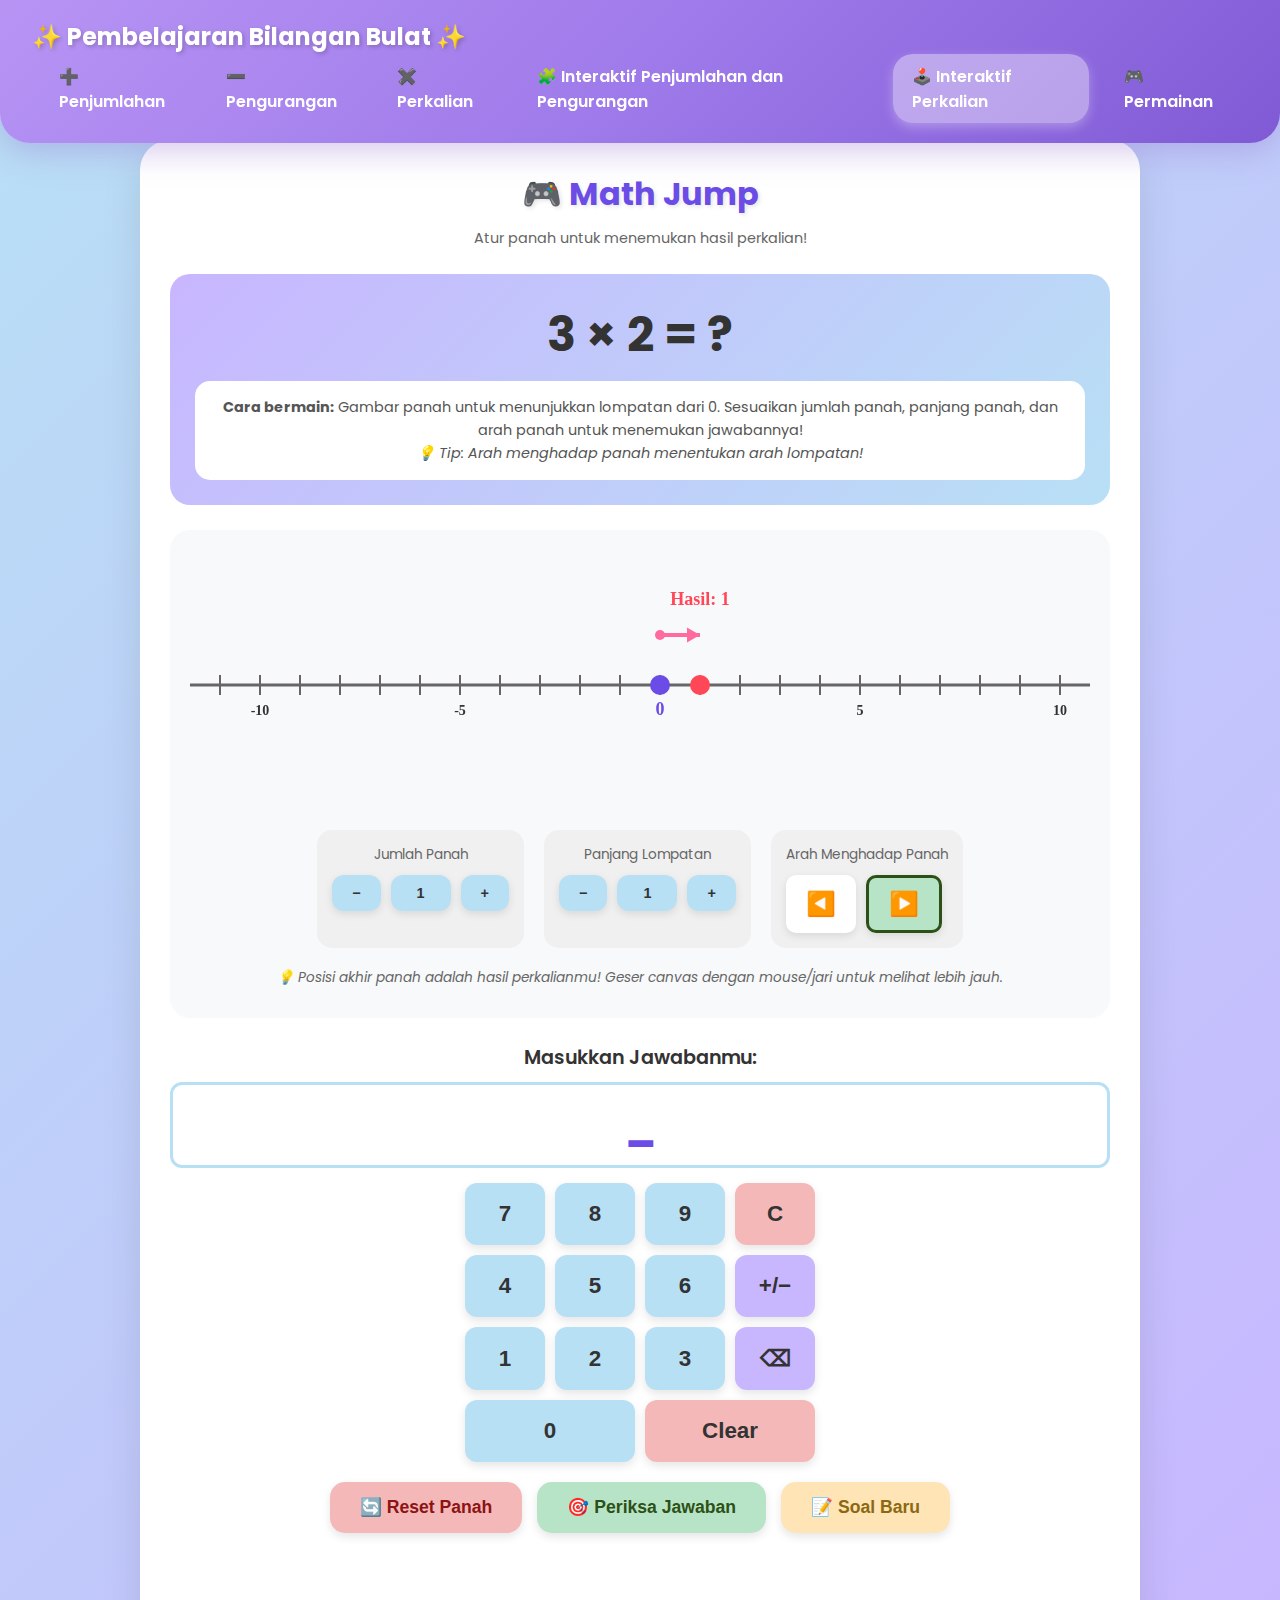
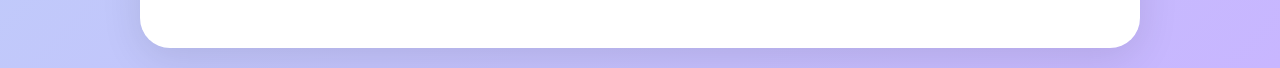
<file: Interaktif2.html>
<!DOCTYPE html>
<html lang="id">
<head>
    <meta charset="UTF-8">
    <meta name="viewport" content="width=device-width, initial-scale=1.0">
    <title>Game Lompatan Perkalian Bilangan Bulat</title>
    <link href="https://fonts.googleapis.com/css2?family=Poppins:wght@400;600;700&display=swap" rel="stylesheet">
    <style>
        :root {
            --ungu-pastel: #c8b6ff;
            --biru-pastel: #b8e0f5;
            --hijau-lucu: #b7e4c7;
            --merah-lembut: #f5b8b8;
            --kuning-lembut: #ffe4b5;
        }

        * {
            margin: 0;
            padding: 0;
            box-sizing: border-box;
        }

        body {
            font-family: 'Poppins', sans-serif;
            background: linear-gradient(135deg, var(--biru-pastel) 0%, var(--ungu-pastel) 100%);
            min-height: 100vh;
            padding: 20px;
            display: flex;
            justify-content: center;
            align-items: center;
        }

        .navbar {
        background: linear-gradient(
          135deg,
          #b794f4 0%,
          #9f7aea 50%,
          #805ad5 100%
        );
        box-shadow: 0 8px 32px rgba(149, 117, 205, 0.4);
        padding: 1.2rem 2rem;
        border-radius: 0 0 30px 30px;
        backdrop-filter: blur(10px);
        width: 100%;
        position: fixed;
        top: 0;
        left: 0;
        z-index: 1000;
      }

      .container-fluid {
        max-width: 1400px;
        margin: 0 auto;
        display: flex;
        justify-content: space-between;
        align-items: center;
        flex-wrap: wrap;
      }

      .navbar-brand {
        color: #ffffff !important;
        font-weight: 700;
        font-size: 1.5rem;
        text-shadow: 2px 2px 4px rgba(0, 0, 0, 0.2);
        transition: all 0.3s ease;
        text-decoration: none;
      }

      .navbar-brand::before {
        content: "✨ ";
      }

      .navbar-brand::after {
        content: " ✨";
      }

      .navbar-brand:hover {
        transform: scale(1.05) rotate(-2deg);
        text-shadow: 3px 3px 8px rgba(0, 0, 0, 0.3);
      }

      .navbar-toggler {
        border: none;
        padding: 0.5rem;
        background: white;
        border-radius: 15px;
        cursor: pointer;
        display: none;
      }

      .navbar-toggler-icon {
        background-image: url("data:image/svg+xml,%3csvg xmlns='http://www.w3.org/2000/svg' viewBox='0 0 30 30'%3e%3cpath stroke='rgba(128, 90, 213, 1)' stroke-linecap='round' stroke-miterlimit='10' stroke-width='2' d='M4 7h22M4 15h22M4 23h22'/%3e%3c/svg%3e");
        display: inline-block;
        width: 1.5em;
        height: 1.5em;
        vertical-align: middle;
        background-repeat: no-repeat;
        background-position: center;
        background-size: 100%;
      }

      .navbar-collapse {
        display: flex;
        justify-content: flex-end;
      }

      .navbar-nav {
        display: flex;
        list-style: none;
        margin: 0;
        padding: 0;
        align-items: center;
      }

      .nav-item {
        margin: 0;
        align-self: start;
      }

      .nav-link {
        color: #ffffff !important;
        font-weight: 600;
        margin: 0 0.5rem;
        padding: 0.6rem 1.2rem !important;
        border-radius: 20px;
        transition: all 0.3s ease;
        position: relative;
        text-decoration: none;
        display: block;
      }

      .nav-link:hover {
        background: rgba(255, 255, 255, 0.3);
        transform: translateY(-3px);
        box-shadow: 0 4px 12px rgba(255, 255, 255, 0.3);
      }

      .nav-link.active {
        background: rgba(255, 255, 255, 0.4);
        box-shadow: 0 4px 12px rgba(255, 255, 255, 0.3);
      }

      @media (max-width: 991px) {
        .navbar-toggler {
          display: block;
        }

        .navbar-collapse {
          display: none;
          width: 100%;
          margin-top: 1rem;
        }

        .navbar-collapse.show {
          display: block !important;
        }

        .navbar-nav {
          flex-direction: column;
          gap: 0.5rem;
        }

        .nav-link {
          margin: 0;
          text-align: center;
        }

        .navbar-brand {
          font-size: 1.2rem;
        }
      }
        .container {
            background: white;
            border-radius: 30px;
            padding: 30px;
            max-width: 1000px;
            width: 100%;
            box-shadow: 0 10px 40px rgba(0,0,0,0.1);
            margin-top: 120px;
        }

        h1 {
            text-align: center;
            color: #6b4ce6;
            font-size: 2em;
            margin-bottom: 10px;
            text-shadow: 2px 2px 4px rgba(0,0,0,0.1);
        }

        .subtitle {
            text-align: center;
            color: #666;
            font-size: 0.9em;
            margin-bottom: 25px;
        }

        .soal-section {
            background: linear-gradient(135deg, var(--ungu-pastel), var(--biru-pastel));
            padding: 25px;
            border-radius: 20px;
            margin-bottom: 25px;
            text-align: center;
        }

        .soal {
            font-size: 3em;
            font-weight: 700;
            color: #333;
            margin-bottom: 10px;
        }

        .instruksi {
            background: white;
            padding: 15px;
            border-radius: 15px;
            font-size: 0.9em;
            color: #555;
            line-height: 1.6;
        }

        .garis-bilangan-container {
            background: #f8f9fa;
            padding: 30px 20px;
            border-radius: 20px;
            margin: 25px 0;
            overflow-x: auto;
            overflow-y: hidden;
            position: relative;
        }

        .canvas-wrapper {
            position: relative;
            width: 100%;
            overflow-x: auto;
            overflow-y: hidden;
            cursor: grab;
        }

        .canvas-wrapper:active {
            cursor: grabbing;
        }

        #canvas {
            display: block;
            margin: 0 auto;
        }

        .info-text {
            text-align: center;
            color: #666;
            font-size: 0.85em;
            margin-top: 15px;
            font-style: italic;
        }

        .arrow-controls {
            display: flex;
            justify-content: center;
            gap: 20px;
            margin: 20px 0;
            flex-wrap: wrap;
        }

        .arrow-control-group {
            background: #f0f0f0;
            padding: 15px;
            border-radius: 15px;
            text-align: center;
        }

        .arrow-control-label {
            font-size: 0.85em;
            color: #666;
            margin-bottom: 10px;
        }

        .arrow-buttons {
            display: flex;
            gap: 10px;
        }

        .arrow-btn {
            padding: 12px 20px;
            font-size: 1.5em;
            border: none;
            border-radius: 10px;
            cursor: pointer;
            background: white;
            transition: all 0.3s;
            box-shadow: 0 3px 8px rgba(0,0,0,0.1);
        }

        .arrow-btn:hover {
            transform: scale(1.1);
        }

        .arrow-btn.selected {
            background: var(--hijau-lucu);
            border: 3px solid #2d5016;
        }

        .control-btn {
            padding: 10px 20px;
            font-size: 0.9em;
            font-weight: 600;
            border: none;
            border-radius: 12px;
            cursor: pointer;
            background: var(--biru-pastel);
            color: #333;
            transition: all 0.3s;
            box-shadow: 0 3px 8px rgba(0,0,0,0.1);
        }

        .control-btn:hover {
            transform: translateY(-2px);
            box-shadow: 0 5px 12px rgba(0,0,0,0.15);
        }

        .jawaban-section {
            text-align: center;
            margin: 25px 0;
        }

        .jawaban-label {
            font-size: 1.2em;
            color: #333;
            margin-bottom: 10px;
            font-weight: 600;
        }

        .jawaban-display {
            font-size: 2.5em;
            font-weight: 700;
            color: #6b4ce6;
            min-height: 60px;
            display: flex;
            align-items: center;
            justify-content: center;
            margin-bottom: 15px;
            background: white;
            border: 3px solid var(--biru-pastel);
            border-radius: 12px;
            padding: 10px;
        }

        .number-pad {
            display: grid;
            grid-template-columns: repeat(4, 1fr);
            gap: 10px;
            max-width: 350px;
            margin: 0 auto 20px;
        }

        .num-btn {
            padding: 18px;
            font-size: 1.4em;
            font-weight: 600;
            border: none;
            border-radius: 12px;
            background: var(--biru-pastel);
            color: #333;
            cursor: pointer;
            transition: all 0.3s;
            box-shadow: 0 4px 10px rgba(0,0,0,0.1);
        }

        .num-btn:hover {
            transform: translateY(-3px);
            box-shadow: 0 6px 15px rgba(0,0,0,0.15);
        }

        .num-btn:active {
            transform: translateY(0);
        }

        .operator-btn {
            background: var(--ungu-pastel);
        }

        .clear-btn {
            background: var(--merah-lembut);
        }

        .action-buttons {
            display: flex;
            gap: 15px;
            justify-content: center;
            margin-top: 20px;
            flex-wrap: wrap;
        }

        .btn {
            padding: 15px 30px;
            font-size: 1.1em;
            font-weight: 600;
            border: none;
            border-radius: 15px;
            cursor: pointer;
            transition: all 0.3s;
            box-shadow: 0 4px 10px rgba(0,0,0,0.1);
        }

        .btn-check {
            background: var(--hijau-lucu);
            color: #2d5016;
        }

        .btn-new {
            background: var(--kuning-lembut);
            color: #8b6914;
        }

        .btn-reset {
            background: var(--merah-lembut);
            color: #8b1414;
        }

        .btn:hover {
            transform: translateY(-3px);
            box-shadow: 0 6px 15px rgba(0,0,0,0.15);
        }

        .feedback {
            text-align: center;
            font-size: 1.3em;
            font-weight: 600;
            margin-top: 20px;
            min-height: 40px;
            display: flex;
            align-items: center;
            justify-content: center;
        }

        .feedback.correct {
            color: #2d5016;
        }

        .feedback.wrong {
            color: #c74444;
        }

        @keyframes shake {
            0%, 100% { transform: translateX(0); }
            25% { transform: translateX(-10px); }
            75% { transform: translateX(10px); }
        }

        .shake {
            animation: shake 0.5s;
        }

        @keyframes confetti {
            0% { transform: scale(0) rotate(0deg); opacity: 0; }
            50% { opacity: 1; }
            100% { transform: scale(1) rotate(360deg); opacity: 0; }
        }

        .confetti {
            position: fixed;
            width: 10px;
            height: 10px;
            background: var(--hijau-lucu);
            animation: confetti 1s ease-out;
        }

        @media (max-width: 768px) {
            h1 {
                font-size: 1.5em;
            }
            .soal {
                font-size: 2em;
            }
        }
    </style>
</head>
<body>
    <nav class="navbar navbar-expand-lg">
      <div class="container-fluid">
        <a class="navbar-brand" href="#">Pembelajaran Bilangan Bulat</a>
        <button class="navbar-toggler" type="button">
          <span class="navbar-toggler-icon"></span>
        </button>
        <div class="navbar-collapse" id="navbarNav">
          <ul class="navbar-nav">
            <li class="nav-item">
              <a class="nav-link" href="index.html">➕ Penjumlahan</a>
            </li>
            <li class="nav-item">
              <a class="nav-link" href="pengurangan.html">➖ Pengurangan</a>
            </li>
            <li class="nav-item">
              <a class="nav-link" href="perkalian.html">✖️ Perkalian</a>
            </li>
            <li class="nav-item">
              <a class="nav-link" href="Interaktif1.html">🧩 Interaktif Penjumlahan dan Pengurangan</a>
            </li>
            <li class="nav-item">
              <a class="nav-link active" href="Interaktif2.html">🕹️ Interaktif Perkalian</a>
            </li>
            <li class="nav-item">
              <a class="nav-link" href="game.html">🎮 Permainan</a>
            </li>
          </ul>

        </div>
      </div>
    </nav>
    <div class="container">
        <h1>🎮 Math Jump</h1>
        <p class="subtitle">Atur panah untuk menemukan hasil perkalian!</p>

        <div class="soal-section">
            <div class="soal" id="soal">3 × 2 = ?</div>
            <div class="instruksi">
                <strong>Cara bermain:</strong> Gambar panah untuk menunjukkan lompatan dari 0. 
                Sesuaikan jumlah panah, panjang panah, dan arah panah untuk menemukan jawabannya!<br>
                <em>💡 Tip: Arah menghadap panah menentukan arah lompatan!</em>
            </div>
        </div>

        <div class="garis-bilangan-container">
            <div class="canvas-wrapper" id="canvasWrapper">
                <canvas id="canvas"></canvas>
            </div>
            
            <div class="arrow-controls">
                <div class="arrow-control-group">
                    <div class="arrow-control-label">Jumlah Panah</div>
                    <div class="arrow-buttons">
                        <button class="control-btn" onclick="changeArrowCount(-1)">−</button>
                        <button class="control-btn" id="arrowCount" style="min-width: 60px;">1</button>
                        <button class="control-btn" onclick="changeArrowCount(1)">+</button>
                    </div>
                </div>
                
                <div class="arrow-control-group">
                    <div class="arrow-control-label">Panjang Lompatan</div>
                    <div class="arrow-buttons">
                        <button class="control-btn" onclick="changeJumpSize(-1)">−</button>
                        <button class="control-btn" id="jumpSize" style="min-width: 60px;">1</button>
                        <button class="control-btn" onclick="changeJumpSize(1)">+</button>
                    </div>
                </div>
                
                <div class="arrow-control-group">
                    <div class="arrow-control-label">Arah Menghadap Panah</div>
                    <div class="arrow-buttons">
                        <button class="arrow-btn" onclick="setArrowHead('left')" id="headLeft">◀️</button>
                        <button class="arrow-btn" onclick="setArrowHead('right')" id="headRight">▶️</button>
                    </div>
                </div>
            </div>
            
            <div class="info-text">
                💡 Posisi akhir panah adalah hasil perkalianmu! Geser canvas dengan mouse/jari untuk melihat lebih jauh.
            </div>
        </div>

        <div class="jawaban-section">
            <div class="jawaban-label">Masukkan Jawabanmu:</div>
            <div class="jawaban-display" id="jawaban-display">_</div>
            
            <div class="number-pad">
                <button class="num-btn" onclick="addNumber('7')">7</button>
                <button class="num-btn" onclick="addNumber('8')">8</button>
                <button class="num-btn" onclick="addNumber('9')">9</button>
                <button class="num-btn clear-btn" onclick="clearAnswer()">C</button>
                
                <button class="num-btn" onclick="addNumber('4')">4</button>
                <button class="num-btn" onclick="addNumber('5')">5</button>
                <button class="num-btn" onclick="addNumber('6')">6</button>
                <button class="num-btn operator-btn" onclick="toggleSign()">+/−</button>
                
                <button class="num-btn" onclick="addNumber('1')">1</button>
                <button class="num-btn" onclick="addNumber('2')">2</button>
                <button class="num-btn" onclick="addNumber('3')">3</button>
                <button class="num-btn operator-btn" onclick="deleteNumber()">⌫</button>
                
                <button class="num-btn" onclick="addNumber('0')" style="grid-column: span 2;">0</button>
                <button class="num-btn clear-btn" onclick="clearAnswer()" style="grid-column: span 2;">Clear</button>
            </div>
            
            <div class="action-buttons">
                <button class="btn btn-reset" onclick="resetArrows()">🔄 Reset Panah</button>
                <button class="btn btn-check" onclick="checkAnswer()">🎯 Periksa Jawaban</button>
                <button class="btn btn-new" onclick="newQuestion()">📝 Soal Baru</button>
            </div>

            <div class="feedback" id="feedback"></div>
        </div>
    </div>
    <script>
        const toggler = document.querySelector('.navbar-toggler');
        const collapse = document.querySelector('.navbar-collapse');

        toggler.addEventListener('click', () => {
            collapse.classList.toggle('show');
        });
    </script>
    <script>
        const canvas = document.getElementById('canvas');
        const ctx = canvas.getContext('2d');
        const canvasWrapper = document.getElementById('canvasWrapper');
        
        let currentA = 3;
        let currentB = 2;
        let offsetX = 0;
        let isDragging = false;
        let startX = 0;
        
        // Kontrol siswa
        let arrowCount = 1;
        let jumpSize = 1;
        let arrowHead = 1; // 1 = kanan, -1 = kiri
        
        // Jawaban siswa
        let userAnswer = '';
        
        // Ukuran canvas dinamis
        const scale = 40;
        const canvasHeight = 250;
        let canvasWidth = 3000; // Canvas yang sangat lebar
        
        function initCanvas() {
            canvas.width = canvasWidth;
            canvas.height = canvasHeight;
            centerView();
        }
        
        function centerView() {
            // Hitung posisi akhir panah
            const finalPos = arrowCount * jumpSize * arrowHead;
            
            // Pusatkan view agar menampilkan dari 0 ke posisi akhir
            const wrapperWidth = canvasWrapper.clientWidth;
            const centerCanvas = canvasWidth / 2;
            const finalPosX = finalPos * scale;
            
            // Jika hasil positif, tampilkan dari 0 ke kanan
            // Jika hasil negatif, tampilkan dari 0 ke kiri
            if (finalPos >= 0) {
                offsetX = centerCanvas - (finalPosX / 2) - wrapperWidth / 2;
            } else {
                offsetX = centerCanvas + (Math.abs(finalPosX) / 2) - wrapperWidth / 2;
            }
            
            // Scroll canvas wrapper
            canvasWrapper.scrollLeft = offsetX;
        }
        
        function drawNumberLine() {
            ctx.clearRect(0, 0, canvas.width, canvas.height);
            
            const centerY = canvas.height / 2;
            const centerX = canvas.width / 2;
            
            // Gambar garis utama
            ctx.strokeStyle = '#666';
            ctx.lineWidth = 3;
            ctx.beginPath();
            ctx.moveTo(0, centerY);
            ctx.lineTo(canvas.width, centerY);
            ctx.stroke();
            
            // Gambar angka dan tanda
            ctx.fillStyle = '#333';
            ctx.font = 'bold 14px Poppins';
            ctx.textAlign = 'center';
            
            // Hitung range yang perlu digambar
            const rangeStart = -Math.floor(canvasWidth / (2 * scale));
            const rangeEnd = Math.floor(canvasWidth / (2 * scale));
            
            for (let i = rangeStart; i <= rangeEnd; i++) {
                const x = centerX + (i * scale);
                
                // Tanda kecil
                ctx.strokeStyle = '#666';
                ctx.lineWidth = 2;
                ctx.beginPath();
                ctx.moveTo(x, centerY - 10);
                ctx.lineTo(x, centerY + 10);
                ctx.stroke();
                
                // Angka setiap 5 untuk tidak terlalu padat
                if (i % 5 === 0 || i === 0) {
                    ctx.fillStyle = i === 0 ? '#6b4ce6' : '#333';
                    ctx.font = i === 0 ? 'bold 18px Poppins' : 'bold 14px Poppins';
                    ctx.fillText(i.toString(), x, centerY + 30);
                }
            }
            
            // Highlight titik 0
            const zeroX = centerX;
            ctx.fillStyle = '#6b4ce6';
            ctx.beginPath();
            ctx.arc(zeroX, centerY, 10, 0, Math.PI * 2);
            ctx.fill();
            
            // Gambar panah siswa
            drawStudentArrows();
        }

        function drawStudentArrows() {
            const centerY = canvas.height / 2;
            const centerX = canvas.width / 2;
            
            // Arah lompatan mengikuti arah menghadap panah
            const direction = arrowHead;
            
            let currentPos = 0;
            
            for (let i = 0; i < arrowCount; i++) {
                const startX = centerX + (currentPos * scale);
                const endPos = currentPos + (jumpSize * direction);
                const endX = centerX + (endPos * scale);
                const y = centerY - 50 - (i * 20);
                
                // Gambar panah
                drawArrow(startX, y, endX, y, arrowHead, i);
                
                currentPos = endPos;
            }
            
            // Gambar posisi akhir
            const finalX = centerX + (currentPos * scale);
            ctx.fillStyle = '#ff4757';
            ctx.beginPath();
            ctx.arc(finalX, centerY, 10, 0, Math.PI * 2);
            ctx.fill();
            
            // Label hasil
            ctx.fillStyle = '#ff4757';
            ctx.font = 'bold 18px Poppins';
            ctx.fillText('Hasil: ' + currentPos, finalX, centerY - 80);
        }

        function addNumber(num) {
            if (userAnswer.length < 4) { // Batasi maksimal 4 digit
                if (userAnswer === '' || userAnswer === '0') {
                    userAnswer = num;
                } else {
                    userAnswer += num;
                }
                updateAnswerDisplay();
            }
        }

        function toggleSign() {
            if (userAnswer === '' || userAnswer === '0') {
                userAnswer = '-';
            } else if (userAnswer === '-') {
                userAnswer = '';
            } else if (userAnswer.startsWith('-')) {
                userAnswer = userAnswer.substring(1);
            } else {
                userAnswer = '-' + userAnswer;
            }
            updateAnswerDisplay();
        }

        function deleteNumber() {
            if (userAnswer.length > 0) {
                userAnswer = userAnswer.slice(0, -1);
                updateAnswerDisplay();
            }
        }

        function clearAnswer() {
            userAnswer = '';
            updateAnswerDisplay();
        }

        function updateAnswerDisplay() {
            const display = document.getElementById('jawaban-display');
            if (userAnswer === '' || userAnswer === '-') {
                display.textContent = userAnswer || '_';
            } else {
                display.textContent = userAnswer;
            }
        }

        function drawArrow(x1, y1, x2, y2, headDir, index) {
            const colors = ['#ff6b9d', '#c44569', '#ffa502', '#ff6348', '#ff4757', '#9b59b6', '#3498db'];
            ctx.strokeStyle = colors[index % colors.length];
            ctx.fillStyle = colors[index % colors.length];
            ctx.lineWidth = 4;
            
            // Garis panah
            ctx.beginPath();
            ctx.moveTo(x1, y1);
            ctx.lineTo(x2, y2);
            ctx.stroke();
            
            // Kepala panah
            const headLength = 15;
            const angle = Math.atan2(y2 - y1, x2 - x1);
            
            if (headDir > 0) {
                // Kepala panah ke kanan
                const tipX = x2;
                const tipY = y2;
                ctx.beginPath();
                ctx.moveTo(tipX, tipY);
                ctx.lineTo(tipX - headLength * Math.cos(angle - Math.PI / 6), tipY - headLength * Math.sin(angle - Math.PI / 6));
                ctx.lineTo(tipX - headLength * Math.cos(angle + Math.PI / 6), tipY - headLength * Math.sin(angle + Math.PI / 6));
                ctx.closePath();
                ctx.fill();
            } else {
                // Kepala panah ke kiri
                const tipX = x1;
                const tipY = y1;
                ctx.beginPath();
                ctx.moveTo(tipX, tipY);
                ctx.lineTo(tipX + headLength * Math.cos(angle - Math.PI / 6 + Math.PI), tipY + headLength * Math.sin(angle - Math.PI / 6 + Math.PI));
                ctx.lineTo(tipX + headLength * Math.cos(angle + Math.PI / 6 + Math.PI), tipY + headLength * Math.sin(angle + Math.PI / 6 + Math.PI));
                ctx.closePath();
                ctx.fill();
            }
            
            // Titik awal
            ctx.fillStyle = colors[index % colors.length];
            ctx.beginPath();
            ctx.arc(x1, y1, 5, 0, Math.PI * 2);
            ctx.fill();
        }

        function changeArrowCount(delta) {
            arrowCount = Math.max(1, Math.min(10, arrowCount + delta));
            document.getElementById('arrowCount').textContent = arrowCount;
            drawNumberLine();
            centerView();
        }

        function changeJumpSize(delta) {
            jumpSize = Math.max(1, Math.min(15, jumpSize + delta));
            document.getElementById('jumpSize').textContent = jumpSize;
            drawNumberLine();
            centerView();
        }

        function setArrowHead(dir) {
            arrowHead = dir === 'right' ? 1 : -1;
            document.getElementById('headLeft').classList.remove('selected');
            document.getElementById('headRight').classList.remove('selected');
            document.getElementById(dir === 'right' ? 'headRight' : 'headLeft').classList.add('selected');
            drawNumberLine();
            centerView();
        }

        function resetArrows() {
            arrowCount = 1;
            jumpSize = 1;
            arrowHead = 1;
            document.getElementById('arrowCount').textContent = arrowCount;
            document.getElementById('jumpSize').textContent = jumpSize;
            document.getElementById('headLeft').classList.remove('selected');
            document.getElementById('headRight').classList.add('selected');
            drawNumberLine();
            centerView();
        }

        function checkAnswer() {
            const correctAnswer = currentA * currentB;
            const studentInput = userAnswer === '' || userAnswer === '-' ? null : parseInt(userAnswer);
            const feedback = document.getElementById('feedback');
            
            if (studentInput === null) {
                feedback.textContent = '⚠️ Masukkan jawaban dulu ya!';
                feedback.className = 'feedback wrong shake';
                setTimeout(() => {
                    feedback.classList.remove('shake');
                }, 500);
                return;
            }
            
            if (studentInput === correctAnswer) {
                feedback.textContent = '🎉 Sempurna! Jawabanmu benar!';
                feedback.className = 'feedback correct';
                createConfetti();
                playSound();
            } else {
                feedback.textContent = `😅 Belum tepat! Jawaban yang benar adalah ${correctAnswer}`;
                feedback.className = 'feedback wrong shake';
                setTimeout(() => {
                    feedback.classList.remove('shake');
                }, 500);
            }
        }

        function createConfetti() {
            for (let i = 0; i < 40; i++) {
                setTimeout(() => {
                    const confetti = document.createElement('div');
                    confetti.className = 'confetti';
                    confetti.style.left = Math.random() * window.innerWidth + 'px';
                    confetti.style.top = Math.random() * window.innerHeight + 'px';
                    confetti.style.background = ['#b7e4c7', '#c8b6ff', '#b8e0f5', '#ffe4b5'][Math.floor(Math.random() * 4)];
                    document.body.appendChild(confetti);
                    setTimeout(() => confetti.remove(), 1000);
                }, i * 30);
            }
        }

        function playSound() {
            const audioContext = new (window.AudioContext || window.webkitAudioContext)();
            const oscillator = audioContext.createOscillator();
            const gainNode = audioContext.createGain();
            
            oscillator.connect(gainNode);
            gainNode.connect(audioContext.destination);
            
            oscillator.frequency.value = 800;
            oscillator.type = 'sine';
            
            gainNode.gain.setValueAtTime(0.3, audioContext.currentTime);
            gainNode.gain.exponentialRampToValueAtTime(0.01, audioContext.currentTime + 0.3);
            
            oscillator.start(audioContext.currentTime);
            oscillator.stop(audioContext.currentTime + 0.3);
        }

        function newQuestion() {
            const signs = [1, -1];
            currentA = (Math.floor(Math.random() * 5) + 1) * signs[Math.floor(Math.random() * 2)];
            currentB = (Math.floor(Math.random() * 4) + 1) * signs[Math.floor(Math.random() * 2)];
            
            document.getElementById('soal').textContent = `${currentA} × ${currentB} = ?`;
            document.getElementById('feedback').textContent = '';
            document.getElementById('feedback').className = 'feedback';
            clearAnswer();
            resetArrows();
        }

        // Drag untuk menggeser canvas
        let scrollStartX = 0;
        canvasWrapper.addEventListener('mousedown', (e) => {
            isDragging = true;
            scrollStartX = e.clientX + canvasWrapper.scrollLeft;
        });

        canvasWrapper.addEventListener('mousemove', (e) => {
            if (isDragging) {
                canvasWrapper.scrollLeft = scrollStartX - e.clientX;
            }
        });

        canvasWrapper.addEventListener('mouseup', () => {
            isDragging = false;
        });

        canvasWrapper.addEventListener('mouseleave', () => {
            isDragging = false;
        });

        // Touch support
        canvasWrapper.addEventListener('touchstart', (e) => {
            isDragging = true;
            scrollStartX = e.touches[0].clientX + canvasWrapper.scrollLeft;
        });

        canvasWrapper.addEventListener('touchmove', (e) => {
            if (isDragging) {
                canvasWrapper.scrollLeft = scrollStartX - e.touches[0].clientX;
            }
        });

        canvasWrapper.addEventListener('touchend', () => {
            isDragging = false;
        });

        // Inisialisasi
        initCanvas();
        setArrowHead('right');
        drawNumberLine();
        centerView();
    </script>
</body>
</html>
</file>
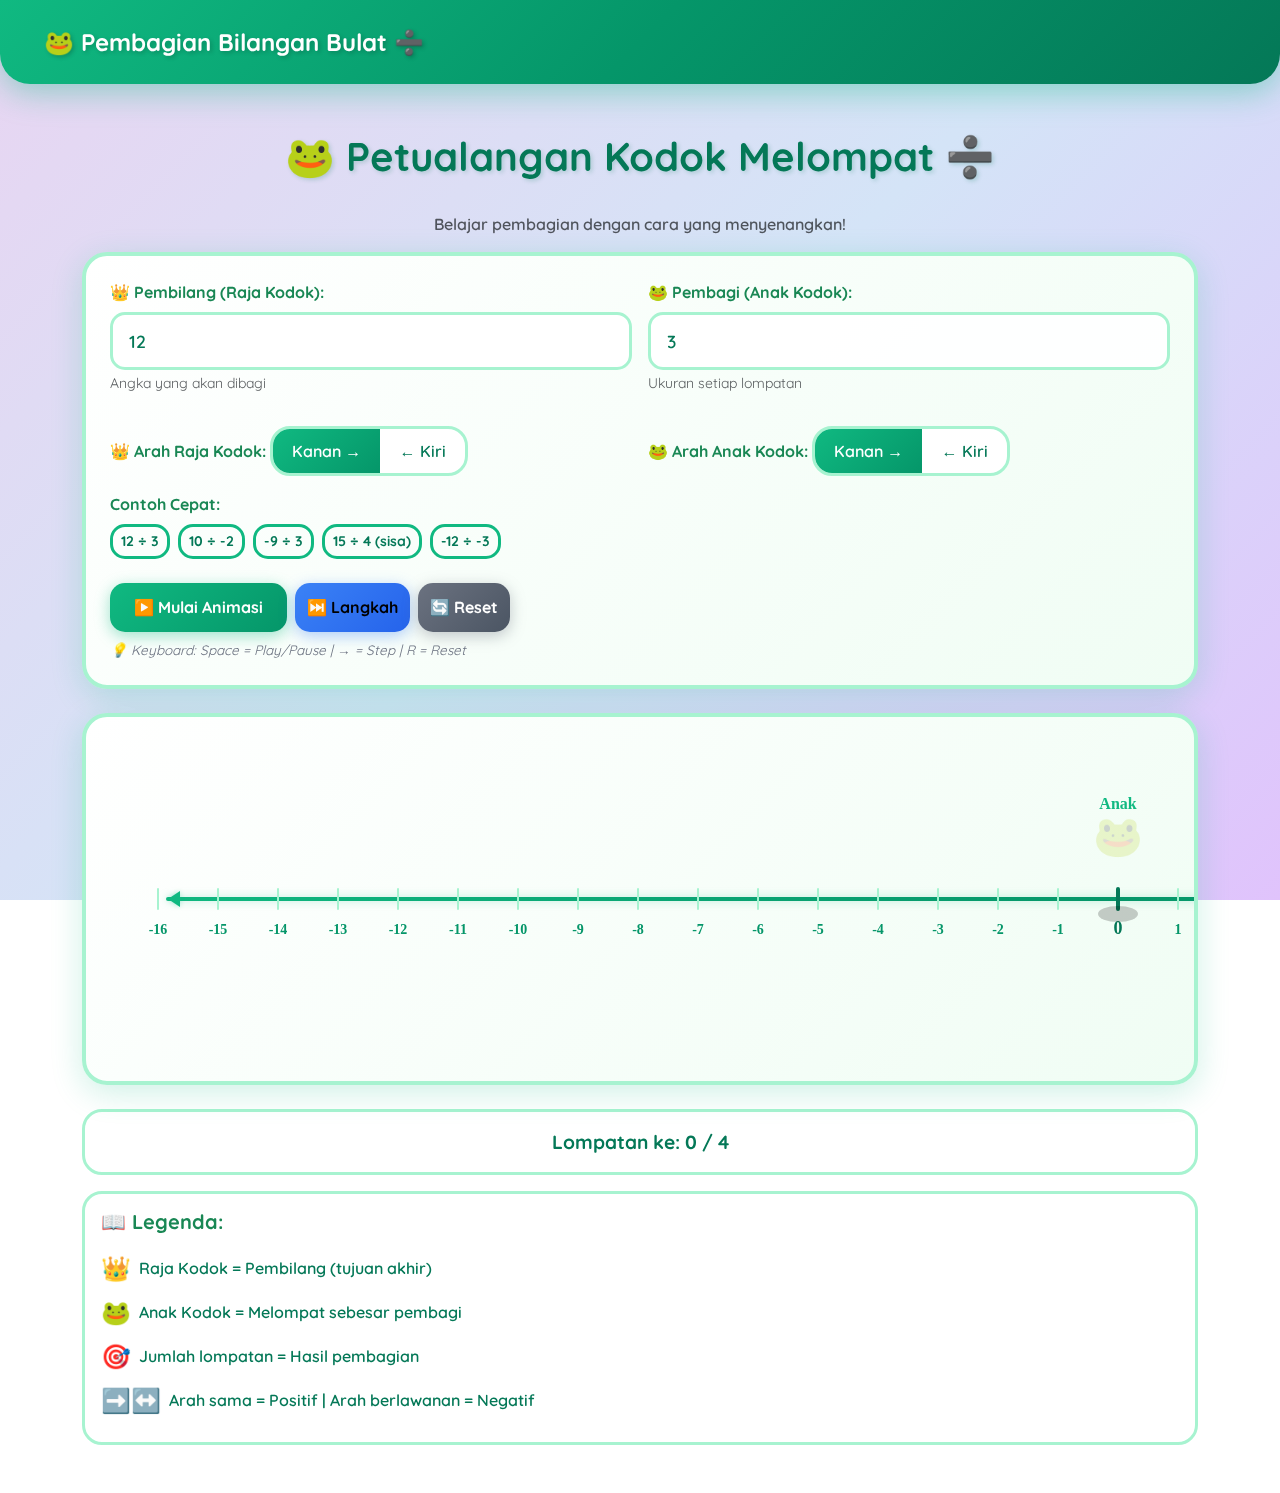
<file: Interaktif3.html>
<!DOCTYPE html>
<html lang="id">
<head>
    <meta charset="UTF-8">
    <meta name="viewport" content="width=device-width, initial-scale=1.0">
    <title>Pembagian Bilangan Bulat - Petualangan Kodok 🐸</title>
    <link href="https://cdn.jsdelivr.net/npm/bootstrap@5.3.0/dist/css/bootstrap.min.css" rel="stylesheet">
    <style>
        @import url('https://fonts.googleapis.com/css2?family=Quicksand:wght@400;500;600;700&display=swap');
        
        /* 
        ═══════════════════════════════════════════════════════════════════════════════
        DOKUMENTASI PENGGUNAAN
        ═══════════════════════════════════════════════════════════════════════════════
        
        Visualisasi Pembagian Bilangan Bulat dengan Konsep Kodok Melompat
        
        CARA PAKAI:
        1. Masukkan PEMBILANG (angka yang dibagi) - misal: 12
        2. Masukkan PEMBAGI (angka pembagi, tidak boleh 0) - misal: 3
        3. Pilih arah hadap Raja Kodok (kanan/kiri) dan Anak Kodok (kanan/kiri)
        4. Klik tombol "Mulai Animasi" atau gunakan keyboard: Space = Play/Pause
        5. Amati Anak Kodok melompat dari 0 menuju Raja Kodok
        6. Jumlah lompatan = hasil pembagian!
        
        KONTROL ANIMASI:
        - Play/Pause (Space): Mulai atau jeda animasi
        - Step (→): Lompat satu langkah
        - Reset (R): Mulai ulang dari awal
        - Gunakan tombol contoh cepat untuk mencoba berbagai kasus
        
        ATURAN TANDA:
        - Arah SAMA (keduanya kanan atau keduanya kiri) → hasil POSITIF
        - Arah BERLAWANAN (satu kanan, satu kiri) → hasil NEGATIF
        
        CONTOH:
        - 12 : 3 = 4 (keduanya kanan, hasil +4)
        - 10 : -2 = -5 (berlawanan arah, hasil -5)
        - -9 : 3 = -3 (berlawanan arah, hasil -3)
        
        ═══════════════════════════════════════════════════════════════════════════════
        */
        
        * {
            margin: 0;
            padding: 0;
            box-sizing: border-box;
        }
        
        body {
            background: linear-gradient(135deg, #E8D5F2 0%, #D4E4F7 50%, #E0C3FC 100%);
            background-attachment: fixed;
            font-family: 'Quicksand', sans-serif;
            min-height: 100vh;
            position: relative;
            overflow-x: hidden;
        }
        
        body::before {
            content: '🐸 💜 ✨ 🌸 💙 🦄 🌈 ☁️';
            position: fixed;
            top: 0;
            left: 0;
            width: 100%;
            height: 100%;
            font-size: 2rem;
            opacity: 0.1;
            pointer-events: none;
            word-spacing: 3rem;
            line-height: 5rem;
            animation: float 20s infinite linear;
            z-index: 0;
        }
        
        @keyframes float {
            0% { transform: translateY(0); }
            50% { transform: translateY(-20px); }
            100% { transform: translateY(0); }
        }
        
        .navbar {
            background: linear-gradient(135deg, #10B981 0%, #059669 50%, #047857 100%);
            box-shadow: 0 8px 32px rgba(16, 185, 129, 0.4);
            padding: 1.2rem 2rem;
            border-radius: 0 0 30px 30px;
            backdrop-filter: blur(10px);
        }
        
        .navbar-brand {
            color: #ffffff !important;
            font-weight: 700;
            font-size: 1.5rem;
            text-shadow: 2px 2px 4px rgba(0, 0, 0, 0.2);
            transition: all 0.3s ease;
        }
        
        .navbar-brand::before {
            content: '🐸 ';
        }
        
        .navbar-brand::after {
            content: ' ➗';
        }
        
        .navbar-brand:hover {
            transform: scale(1.05) rotate(-2deg);
        }
        
        .container {
            position: relative;
            z-index: 1;
        }
        
        h1 {
            color: #047857;
            font-weight: 700;
            text-shadow: 2px 2px 4px rgba(4, 120, 87, 0.2);
            margin-bottom: 2rem !important;
        }
        
        h1::before {
            content: '🐸 ';
        }
        
        h1::after {
            content: ' ➗';
        }
        
        .control-card {
            background: linear-gradient(135deg, #FFFFFF 0%, #F0FDF4 100%);
            border: 4px solid #A7F3D0;
            border-radius: 25px;
            padding: 1.5rem;
            box-shadow: 0 8px 32px rgba(16, 185, 129, 0.2);
            margin-bottom: 1.5rem;
        }
        
        .form-control {
            border: 3px solid #A7F3D0;
            border-radius: 15px !important;
            padding: 0.8rem 1rem;
            font-size: 1.1rem;
            font-weight: 600;
            color: #047857;
            background: rgba(255, 255, 255, 0.9);
            transition: all 0.3s ease;
        }
        
        .form-control:focus {
            border-color: #10B981;
            box-shadow: 0 0 0 0.5rem rgba(16, 185, 129, 0.2);
            transform: scale(1.02);
        }
        
        .btn-success {
            background: linear-gradient(135deg, #10B981 0%, #059669 100%);
            border: none;
            box-shadow: 0 4px 15px rgba(16, 185, 129, 0.4);
            transition: all 0.3s ease;
            font-weight: 700;
            padding: 0.8rem 1.5rem;
            border-radius: 15px;
        }
        
        .btn-success:hover {
            transform: translateY(-2px);
            box-shadow: 0 6px 20px rgba(16, 185, 129, 0.6);
        }
        
        .btn-outline-success {
            border: 3px solid #10B981;
            color: #047857;
            font-weight: 700;
            border-radius: 15px;
            transition: all 0.3s ease;
        }
        
        .btn-outline-success:hover {
            background: #10B981;
            transform: translateY(-2px);
        }
        
        .btn-warning {
            background: linear-gradient(135deg, #F59E0B 0%, #D97706 100%);
            border: none;
            box-shadow: 0 4px 15px rgba(245, 158, 11, 0.4);
            font-weight: 700;
            border-radius: 15px;
        }
        
        .btn-info {
            background: linear-gradient(135deg, #3B82F6 0%, #2563EB 100%);
            border: none;
            box-shadow: 0 4px 15px rgba(59, 130, 246, 0.4);
            font-weight: 700;
            border-radius: 15px;
        }
        
        .btn-secondary {
            background: linear-gradient(135deg, #6B7280 0%, #4B5563 100%);
            border: none;
            box-shadow: 0 4px 15px rgba(107, 114, 128, 0.4);
            font-weight: 700;
            border-radius: 15px;
        }
        
        .canvas-container {
            background: linear-gradient(135deg, #FFFFFF 0%, #F0FDF4 100%);
            border: 4px solid #A7F3D0;
            border-radius: 25px;
            padding: 2rem;
            box-shadow: 0 8px 32px rgba(16, 185, 129, 0.2);
            overflow-x: auto;
            overflow-y: hidden;
            margin-bottom: 1.5rem;
            position: relative;
        }
        
        #numberLineCanvas {
            display: block;
            cursor: grab;
        }
        
        #numberLineCanvas:active {
            cursor: grabbing;
        }
        
        .result-card {
            background: linear-gradient(135deg, #D1FAE5 0%, #A7F3D0 100%);
            border: 3px solid #10B981;
            border-radius: 25px;
            padding: 1.5rem;
            font-size: 1.3rem;
            font-weight: 700;
            color: #047857;
            box-shadow: 0 8px 25px rgba(16, 185, 129, 0.3);
            text-align: center;
            display: none;
        }
        
        .result-card.show {
            display: block;
            animation: bounce 0.6s ease;
        }
        
        @keyframes bounce {
            0%, 100% { transform: scale(1); }
            50% { transform: scale(1.05); }
        }
        
        .direction-toggle {
            display: inline-flex;
            background: white;
            border: 3px solid #A7F3D0;
            border-radius: 20px;
            overflow: hidden;
        }
        
        .direction-toggle button {
            padding: 0.6rem 1.2rem;
            border: none;
            background: transparent;
            font-weight: 600;
            color: #047857;
            cursor: pointer;
            transition: all 0.3s ease;
        }
        
        .direction-toggle button.active {
            background: linear-gradient(135deg, #10B981 0%, #059669 100%);
            color: white;
        }
        
        .frog {
            position: absolute;
            font-size: 2rem;
            transition: all 0.5s cubic-bezier(0.68, -0.55, 0.265, 1.55);
            filter: drop-shadow(0 4px 8px rgba(0, 0, 0, 0.2));
            transform-origin: center;
        }
        
        .frog.jumping {
            animation: jump 0.5s ease;
        }
        
        @keyframes jump {
            0%, 100% { transform: translateY(0) scale(1); }
            50% { transform: translateY(-30px) scale(1.1); }
        }
        
        .jump-path {
            stroke: #10B981;
            stroke-width: 3;
            stroke-dasharray: 10, 5;
            fill: none;
            opacity: 0.6;
        }
        
        .error-card {
            background: linear-gradient(135deg, #FEE2E2 0%, #FECACA 100%);
            border: 3px solid #EF4444;
            border-radius: 25px;
            padding: 1.5rem;
            color: #991B1B;
            font-weight: 600;
            display: none;
        }
        
        .error-card.show {
            display: block;
        }
        
        .counter-display {
            background: white;
            border: 3px solid #A7F3D0;
            border-radius: 20px;
            padding: 1rem;
            font-size: 1.2rem;
            font-weight: 700;
            color: #047857;
            text-align: center;
            margin-top: 1rem;
        }
        
        .legend {
            background: white;
            border: 3px solid #A7F3D0;
            border-radius: 20px;
            padding: 1rem;
            margin-top: 1rem;
        }
        
        .legend-item {
            display: flex;
            align-items: center;
            margin: 0.5rem 0;
            font-weight: 600;
            color: #047857;
        }
        
        .legend-icon {
            font-size: 1.5rem;
            margin-right: 0.5rem;
        }
        
        @media (max-width: 768px) {
            .navbar-brand {
                font-size: 1.2rem;
            }
            
            h1 {
                font-size: 1.8rem;
            }
            
            .frog {
                font-size: 1.5rem;
            }
        }
        
        .tooltip-custom {
            position: absolute;
            background: linear-gradient(135deg, #10B981, #059669);
            color: white;
            padding: 8px 15px;
            border-radius: 15px;
            font-size: 14px;
            font-weight: 600;
            pointer-events: none;
            opacity: 0;
            transition: opacity 0.2s;
            z-index: 9999;
            box-shadow: 0 4px 12px rgba(16, 185, 129, 0.4);
        }
        
        .example-buttons {
            display: flex;
            gap: 0.5rem;
            flex-wrap: wrap;
        }
        
        .keyboard-hint {
            font-size: 0.85rem;
            color: #6B7280;
            margin-top: 0.5rem;
            font-style: italic;
        }
    </style>
</head>
<body>
    <nav class="navbar">
        <div class="container-fluid">
            <a class="navbar-brand" href="#">Pembagian Bilangan Bulat</a>
        </div>
    </nav>
    
    <div class="container my-5">
        <div class="text-center">
            <h1>Petualangan Kodok Melompat</h1>
            <p class="text-muted fw-semibold">Belajar pembagian dengan cara yang menyenangkan!</p>
        </div>
        
        <!-- Control Panel -->
        <div class="control-card">
            <div class="row g-3">
                <div class="col-md-6">
                    <label class="form-label fw-bold text-success">👑 Pembilang (Raja Kodok):</label>
                    <input type="number" id="dividend" class="form-control" value="12" placeholder="Contoh: 12">
                    <small class="text-muted">Angka yang akan dibagi</small>
                </div>
                <div class="col-md-6">
                    <label class="form-label fw-bold text-success">🐸 Pembagi (Anak Kodok):</label>
                    <input type="number" id="divisor" class="form-control" value="3" placeholder="Contoh: 3 (tidak boleh 0)">
                    <small class="text-muted">Ukuran setiap lompatan</small>
                </div>
            </div>
            
            <div class="row g-3 mt-3">
                <div class="col-md-6">
                    <label class="form-label fw-bold text-success">👑 Arah Raja Kodok:</label>
                    <div class="direction-toggle">
                        <button onclick="setKingDirection('right')" id="kingRight" class="active" aria-label="Raja menghadap kanan">
                            Kanan →
                        </button>
                        <button onclick="setKingDirection('left')" id="kingLeft" aria-label="Raja menghadap kiri">
                            ← Kiri
                        </button>
                    </div>
                </div>
                <div class="col-md-6">
                    <label class="form-label fw-bold text-success">🐸 Arah Anak Kodok:</label>
                    <div class="direction-toggle">
                        <button onclick="setChildDirection('right')" id="childRight" class="active" aria-label="Anak menghadap kanan">
                            Kanan →
                        </button>
                        <button onclick="setChildDirection('left')" id="childLeft" aria-label="Anak menghadap kiri">
                            ← Kiri
                        </button>
                    </div>
                </div>
            </div>
            
            <div class="mt-3">
                <label class="form-label fw-bold text-success">Contoh Cepat:</label>
                <div class="example-buttons">
                    <button class="btn btn-outline-success btn-sm" onclick="loadExample(12, 3, 'right', 'right')">
                        12 ÷ 3
                    </button>
                    <button class="btn btn-outline-success btn-sm" onclick="loadExample(10, -2, 'right', 'left')">
                        10 ÷ -2
                    </button>
                    <button class="btn btn-outline-success btn-sm" onclick="loadExample(-9, 3, 'left', 'right')">
                        -9 ÷ 3
                    </button>
                    <button class="btn btn-outline-success btn-sm" onclick="loadExample(15, 4, 'right', 'right')">
                        15 ÷ 4 (sisa)
                    </button>
                    <button class="btn btn-outline-success btn-sm" onclick="loadExample(-12, -3, 'left', 'left')">
                        -12 ÷ -3
                    </button>
                </div>
            </div>
            
            <div class="mt-4 d-flex gap-2 flex-wrap">
                <button class="btn btn-success" onclick="startAnimation()" id="playBtn" aria-label="Mulai animasi (Space)">
                    ▶️ Mulai Animasi
                </button>
                <button class="btn btn-warning" onclick="pauseAnimation()" id="pauseBtn" style="display: none;" aria-label="Jeda animasi (Space)">
                    ⏸️ Jeda
                </button>
                <button class="btn btn-info" onclick="stepAnimation()" aria-label="Langkah berikutnya (→)">
                    ⏭️ Langkah
                </button>
                <button class="btn btn-secondary" onclick="resetAnimation()" aria-label="Mulai ulang (R)">
                    🔄 Reset
                </button>
            </div>
            <div class="keyboard-hint">
                💡 Keyboard: Space = Play/Pause | → = Step | R = Reset
            </div>
        </div>
        
        <!-- Error Display -->
        <div class="error-card" id="errorCard"></div>
        
        <!-- Canvas Container -->
        <div class="canvas-container" id="canvasContainer">
            <canvas id="numberLineCanvas" width="2000" height="300"></canvas>
        </div>
        
        <!-- Counter Display -->
        <div class="counter-display" id="counterDisplay">
            Lompatan ke: 0 / 0
        </div>
        
        <!-- Result Display -->
        <div class="result-card" id="resultCard"></div>
        
        <!-- Legend -->
        <div class="legend">
            <h5 class="text-success fw-bold mb-3">📖 Legenda:</h5>
            <div class="legend-item">
                <span class="legend-icon">👑</span>
                <span>Raja Kodok = Pembilang (tujuan akhir)</span>
            </div>
            <div class="legend-item">
                <span class="legend-icon">🐸</span>
                <span>Anak Kodok = Melompat sebesar pembagi</span>
            </div>
            <div class="legend-item">
                <span class="legend-icon">🎯</span>
                <span>Jumlah lompatan = Hasil pembagian</span>
            </div>
            <div class="legend-item">
                <span class="legend-icon">➡️↔️</span>
                <span>Arah sama = Positif | Arah berlawanan = Negatif</span>
            </div>
        </div>
    </div>

    <script src="https://cdn.jsdelivr.net/npm/bootstrap@5.3.0/dist/js/bootstrap.bundle.min.js"></script>
    <script>
        // ═══════════════════════════════════════════════════════════════════════════════
        // GLOBAL VARIABLES
        // ═══════════════════════════════════════════════════════════════════════════════
        
        const canvas = document.getElementById('numberLineCanvas');
        const ctx = canvas.getContext('2d');
        const canvasContainer = document.getElementById('canvasContainer');
        
        let kingDirection = 'right';
        let childDirection = 'right';
        let animationState = {
            isPlaying: false,
            currentJump: 0,
            totalJumps: 0,
            childPosition: 0,
            kingPosition: 0,
            stepSize: 0,
            animationId: null
        };
        
        const UNIT_SIZE = 60; // pixels per unit on number line
        const CANVAS_CENTER_Y = 150;
        const FROG_SIZE = 40;
        
        // ═══════════════════════════════════════════════════════════════════════════════
        // DIRECTION CONTROLS
        // ═══════════════════════════════════════════════════════════════════════════════
        
        function setKingDirection(dir) {
            kingDirection = dir;
            document.getElementById('kingRight').classList.toggle('active', dir === 'right');
            document.getElementById('kingLeft').classList.toggle('active', dir === 'left');
            resetAnimation();
        }
        
        function setChildDirection(dir) {
            childDirection = dir;
            document.getElementById('childRight').classList.toggle('active', dir === 'right');
            document.getElementById('childLeft').classList.toggle('active', dir === 'left');
            resetAnimation();
        }
        
        // ═══════════════════════════════════════════════════════════════════════════════
        // EXAMPLE LOADER
        // ═══════════════════════════════════════════════════════════════════════════════
        
        function loadExample(dividend, divisor, kingDir, childDir) {
            document.getElementById('dividend').value = dividend;
            document.getElementById('divisor').value = divisor;
            setKingDirection(kingDir);
            setChildDirection(childDir);
            resetAnimation();
        }
        
        // ═══════════════════════════════════════════════════════════════════════════════
        // COMPUTE DIVISION
        // ═══════════════════════════════════════════════════════════════════════════════
        
        function computeDivision() {
            const dividend = parseInt(document.getElementById('dividend').value) || 0;
            const divisor = parseInt(document.getElementById('divisor').value) || 0;
            
            // Validate divisor
            if (divisor === 0) {
                showError('❌ Pembagi tidak boleh 0! Pilih angka lain.');
                return null;
            }
            
            hideError();
            
            // Determine sign based on direction
            const kingSign = kingDirection === 'right' ? 1 : -1;
            const childSign = childDirection === 'right' ? 1 : -1;
            
            // Calculate positions
            const kingPos = dividend * kingSign;
            const stepSize = Math.abs(divisor) * childSign;
            
            // Calculate jumps needed
            const totalJumps = Math.floor(Math.abs(dividend) / Math.abs(divisor));
            const remainder = Math.abs(dividend) % Math.abs(divisor);
            
            // Determine result sign
            const sameDirection = (kingSign === childSign);
            const resultSign = sameDirection ? 1 : -1;
            const result = totalJumps * resultSign;
            
            return {
                dividend,
                divisor,
                kingPos,
                stepSize,
                totalJumps,
                remainder,
                result,
                sameDirection
            };
        }
        
        // ═══════════════════════════════════════════════════════════════════════════════
        // RENDER NUMBER LINE
        // ═══════════════════════════════════════════════════════════════════════════════
        
        function renderNumberLine(minNum, maxNum) {
            ctx.clearRect(0, 0, canvas.width, canvas.height);
            
            const centerX = canvas.width / 2;
            
            // Draw main line
            const gradient = ctx.createLinearGradient(0, CANVAS_CENTER_Y, canvas.width, CANVAS_CENTER_Y);
            gradient.addColorStop(0, '#10B981');
            gradient.addColorStop(0.5, '#059669');
            gradient.addColorStop(1, '#10B981');
            
            ctx.strokeStyle = gradient;
            ctx.lineWidth = 4;
            ctx.lineCap = 'round';
            ctx.shadowColor = "rgba(16, 185, 129, 0.3)";
            ctx.shadowBlur = 8;
            ctx.beginPath();
            ctx.moveTo(50, CANVAS_CENTER_Y);
            ctx.lineTo(canvas.width - 50, CANVAS_CENTER_Y);
            ctx.stroke();
            ctx.shadowBlur = 0;
            
            // Draw ticks and labels
            ctx.font = 'bold 14px Quicksand';
            ctx.textAlign = 'center';
            
            for (let i = minNum; i <= maxNum; i++) {
                const x = centerX + (i * UNIT_SIZE);
                
                if (x < 30 || x > canvas.width - 30) continue;
                
                // Draw tick
                if (i === 0) {
                    ctx.strokeStyle = '#047857';
                    ctx.lineWidth = 4;
                } else {
                    ctx.strokeStyle = '#A7F3D0';
                    ctx.lineWidth = 2;
                }
                
                ctx.beginPath();
                ctx.moveTo(x, CANVAS_CENTER_Y - 10);
                ctx.lineTo(x, CANVAS_CENTER_Y + 10);
                ctx.stroke();
                
                // Draw label
                ctx.fillStyle = i === 0 ? '#047857' : '#059669';
                ctx.font = i === 0 ? 'bold 18px Quicksand' : 'bold 14px Quicksand';
                ctx.fillText(i.toString(), x, CANVAS_CENTER_Y + 35);
            }
            
            // Draw arrows at ends
            drawArrow(canvas.width - 50, CANVAS_CENTER_Y, 'right');
            drawArrow(50, CANVAS_CENTER_Y, 'left');
        }
        
        function drawArrow(x, y, direction) {
            ctx.fillStyle = '#10B981';
            ctx.shadowColor = "rgba(16, 185, 129, 0.3)";
            ctx.shadowBlur = 5;
            ctx.beginPath();
            ctx.moveTo(x, y);
            if (direction === 'right') {
                ctx.lineTo(x - 12, y - 8);
                ctx.lineTo(x - 12, y + 8);
            } else {
                ctx.lineTo(x + 12, y - 8);
                ctx.lineTo(x + 12, y + 8);
            }
            ctx.fill();
            ctx.shadowBlur = 0;
        }
        
        // ═══════════════════════════════════════════════════════════════════════════════
        // PLACE FROG
        // ═══════════════════════════════════════════════════════════════════════════════
        
        function placeFrog(position, isKing, direction) {
            const centerX = canvas.width / 2;
            const x = centerX + (position * UNIT_SIZE);
            const y = CANVAS_CENTER_Y - 60;
            
            // Draw shadow
            ctx.fillStyle = 'rgba(0, 0, 0, 0.2)';
            ctx.beginPath();
            ctx.ellipse(x, CANVAS_CENTER_Y + 15, 20, 8, 0, 0, Math.PI * 2);
            ctx.fill();
            
            // Draw frog
            ctx.save();
            ctx.translate(x, y);
            if (direction === 'left') {
                ctx.scale(-1, 1);
            }
            
            // Frog emoji
            ctx.font = `${FROG_SIZE}px Arial`;
            ctx.textAlign = 'center';
            ctx.textBaseline = 'middle';
            ctx.fillText(isKing ? '👑' : '🐸', 0, 0);
            
            ctx.restore();
            
            // Label
            ctx.font = 'bold 16px Quicksand';
            ctx.fillStyle = isKing ? '#D97706' : '#10B981';
            ctx.textAlign = 'center';
            ctx.fillText(isKing ? 'Raja' : 'Anak', x, y - 30);
        }
        
        // ═══════════════════════════════════════════════════════════════════════════════
        // ANIMATE JUMP
        // ═══════════════════════════════════════════════════════════════════════════════
        
        function animateJump(fromPos, toPos, callback) {
            const centerX = canvas.width / 2;
            const startX = centerX + (fromPos * UNIT_SIZE);
            const endX = centerX + (toPos * UNIT_SIZE);
            const startTime = Date.now();
            const duration = 500; // ms
            
            function animate() {
                const elapsed = Date.now() - startTime;
                const progress = Math.min(elapsed / duration, 1);
                
                // Easing function for jump
                const easeProgress = progress < 0.5 
                    ? 2 * progress * progress 
                    : 1 - Math.pow(-2 * progress + 2, 2) / 2;
                
                const currentX = startX + (endX - startX) * easeProgress;
                const jumpHeight = Math.sin(progress * Math.PI) * 40; // Arc height
                
                // Redraw everything
                const divData = computeDivision();
                if (!divData) return;
                
                const range = Math.max(Math.abs(divData.kingPos), Math.abs(toPos)) + 5;
                renderNumberLine(-range, range);
                placeFrog(divData.kingPos, true, kingDirection);
                
                // Draw jump path
                ctx.strokeStyle = '#10B981';
                ctx.lineWidth = 3;
                ctx.setLineDash([10, 5]);
                ctx.beginPath();
                ctx.moveTo(startX, CANVAS_CENTER_Y);
                ctx.lineTo(endX, CANVAS_CENTER_Y);
                ctx.stroke();
                ctx.setLineDash([]);
                
                // Draw jumping frog
                const y = CANVAS_CENTER_Y - 60 - jumpHeight;
                ctx.save();
                ctx.translate(currentX, y);
                if (childDirection === 'left') {
                    ctx.scale(-1, 1);
                }
                ctx.font = `${FROG_SIZE}px Arial`;
                ctx.textAlign = 'center';
                ctx.textBaseline = 'middle';
                ctx.fillText('🐸', 0, 0);
                ctx.restore();
                
                // Shadow
                ctx.fillStyle = 'rgba(0, 0, 0, 0.2)';
                ctx.beginPath();
                ctx.ellipse(currentX, CANVAS_CENTER_Y + 15, 20 - jumpHeight/3, 8, 0, 0, Math.PI * 2);
                ctx.fill();
                
                if (progress < 1) {
                    animationState.animationId = requestAnimationFrame(animate);
                } else {
                    if (callback) callback();
                }
            }
            
            animate();
        }
        
        // ═══════════════════════════════════════════════════════════════════════════════
        // ANIMATION CONTROLS
        // ═══════════════════════════════════════════════════════════════════════════════
        
        function startAnimation() {
            const divData = computeDivision();
            if (!divData) return;
            
            animationState.isPlaying = true;
            animationState.totalJumps = divData.totalJumps;
            animationState.stepSize = divData.stepSize;
            animationState.kingPosition = divData.kingPos;
            
            document.getElementById('playBtn').style.display = 'none';
            document.getElementById('pauseBtn').style.display = 'inline-block';
            
            continueAnimation();
        }
        
        function continueAnimation() {
            if (!animationState.isPlaying) return;
            
            const divData = computeDivision();
            if (!divData) return;
            
            if (animationState.currentJump < animationState.totalJumps) {
                const fromPos = animationState.childPosition;
                const toPos = fromPos + animationState.stepSize;
                
                animateJump(fromPos, toPos, () => {
                    animationState.currentJump++;
                    animationState.childPosition = toPos;
                    updateCounter();
                    
                    if (animationState.currentJump >= animationState.totalJumps) {
                        finishAnimation(divData);
                    } else if (animationState.isPlaying) {
                        continueAnimation();
                    }
                });
            }
        }
        
        function pauseAnimation() {
            animationState.isPlaying = false;
            if (animationState.animationId) {
                cancelAnimationFrame(animationState.animationId);
            }
            document.getElementById('playBtn').style.display = 'inline-block';
            document.getElementById('pauseBtn').style.display = 'none';
        }
        
        function stepAnimation() {
            const divData = computeDivision();
            if (!divData) return;
            
            pauseAnimation();
            
            if (animationState.currentJump < divData.totalJumps) {
                const fromPos = animationState.childPosition;
                const toPos = fromPos + divData.stepSize;
                
                animateJump(fromPos, toPos, () => {
                    animationState.currentJump++;
                    animationState.childPosition = toPos;
                    updateCounter();
                    
                    if (animationState.currentJump >= divData.totalJumps) {
                        finishAnimation(divData);
                    }
                });
            }
        }
        
        function resetAnimation() {
            pauseAnimation();
            
            animationState.currentJump = 0;
            animationState.childPosition = 0;
            
            const divData = computeDivision();
            if (divData) {
                animationState.totalJumps = divData.totalJumps;
                animationState.stepSize = divData.stepSize;
                animationState.kingPosition = divData.kingPos;
            }
            
            updateCounter();
            hideResult();
            drawInitialState();
        }
        
        function finishAnimation(divData) {
            pauseAnimation();
            showResult(divData);
        }
        
        // ═══════════════════════════════════════════════════════════════════════════════
        // UI UPDATES
        // ═══════════════════════════════════════════════════════════════════════════════
        
        function updateCounter() {
            const counter = document.getElementById('counterDisplay');
            counter.textContent = `Lompatan ke: ${animationState.currentJump} / ${animationState.totalJumps}`;
        }
        
        function showResult(divData) {
            const resultCard = document.getElementById('resultCard');
            const directionText = divData.sameDirection ? 'sama (kedua arah →→ atau ←←)' : 'berlawanan (satu → dan satu ←)';
            const signText = divData.sameDirection ? 'POSITIF ➕' : 'NEGATIF ➖';
            
            let resultHTML = `
                <div class="mb-3">
                    <h3 class="mb-3">${divData.dividend} ÷ ${divData.divisor} = ${divData.result}</h3>
                </div>
                <div class="text-start" style="max-width: 600px; margin: 0 auto;">
                    <p class="mb-2">
                        <strong>📊 Penjelasan:</strong><br>
                        Anak Kodok melompat sebesar <strong>${Math.abs(divData.divisor)} satuan</strong> 
                        sebanyak <strong>${divData.totalJumps} kali</strong> untuk mencapai posisi Raja Kodok di <strong>${divData.dividend}</strong>.
                    </p>
                    <p class="mb-2">
                        <strong>🔄 Arah:</strong><br>
                        Arah ${directionText} → hasil ${signText}
                    </p>
            `;
            
            if (divData.remainder > 0) {
                resultHTML += `
                    <p class="mb-0 mt-3 p-3" style="background: #FEF3C7; border-radius: 15px; border: 2px solid #F59E0B;">
                        <strong>⚠️ Tidak habis dibagi!</strong><br>
                        Sisa pembagian: <strong>${divData.remainder}</strong><br>
                        <small>Anak Kodok tidak dapat mencapai Raja Kodok dengan tepat.</small>
                    </p>
                `;
            } else {
                resultHTML += `
                    <p class="mb-0 mt-3 p-3" style="background: #D1FAE5; border-radius: 15px; border: 2px solid #10B981;">
                        <strong>✅ Habis dibagi!</strong><br>
                        Anak Kodok mencapai Raja Kodok dengan tepat!
                    </p>
                `;
            }
            
            resultHTML += `</div>`;
            
            resultCard.innerHTML = resultHTML;
            resultCard.classList.add('show');
        }
        
        function hideResult() {
            const resultCard = document.getElementById('resultCard');
            resultCard.classList.remove('show');
        }
        
        function showError(message) {
            const errorCard = document.getElementById('errorCard');
            errorCard.textContent = message;
            errorCard.classList.add('show');
        }
        
        function hideError() {
            const errorCard = document.getElementById('errorCard');
            errorCard.classList.remove('show');
        }
        
        function drawInitialState() {
            const divData = computeDivision();
            if (!divData) return;
            
            const range = Math.max(Math.abs(divData.kingPos), Math.abs(divData.stepSize) * divData.totalJumps) + 5;
            renderNumberLine(-range, range);
            placeFrog(divData.kingPos, true, kingDirection);
            placeFrog(0, false, childDirection);
        }
        
        // ═══════════════════════════════════════════════════════════════════════════════
        // KEYBOARD CONTROLS
        // ═══════════════════════════════════════════════════════════════════════════════
        
        document.addEventListener('keydown', (e) => {
            if (e.target.tagName === 'INPUT') return;
            
            switch(e.key) {
                case ' ':
                    e.preventDefault();
                    if (animationState.isPlaying) {
                        pauseAnimation();
                    } else {
                        if (animationState.currentJump === 0) {
                            startAnimation();
                        } else {
                            animationState.isPlaying = true;
                            document.getElementById('playBtn').style.display = 'none';
                            document.getElementById('pauseBtn').style.display = 'inline-block';
                            continueAnimation();
                        }
                    }
                    break;
                case 'ArrowRight':
                    e.preventDefault();
                    stepAnimation();
                    break;
                case 'r':
                case 'R':
                    e.preventDefault();
                    resetAnimation();
                    break;
            }
        });
        
        // ═══════════════════════════════════════════════════════════════════════════════
        // CANVAS DRAG/SCROLL
        // ═══════════════════════════════════════════════════════════════════════════════
        
        let isDragging = false;
        let startX = 0;
        let scrollLeft = 0;
        
        canvasContainer.addEventListener('mousedown', (e) => {
            isDragging = true;
            startX = e.pageX - canvasContainer.offsetLeft;
            scrollLeft = canvasContainer.scrollLeft;
        });
        
        canvasContainer.addEventListener('mouseleave', () => {
            isDragging = false;
        });
        
        canvasContainer.addEventListener('mouseup', () => {
            isDragging = false;
        });
        
        canvasContainer.addEventListener('mousemove', (e) => {
            if (!isDragging) return;
            e.preventDefault();
            const x = e.pageX - canvasContainer.offsetLeft;
            const walk = (x - startX) * 2;
            canvasContainer.scrollLeft = scrollLeft - walk;
        });
        
        // ═══════════════════════════════════════════════════════════════════════════════
        // INITIALIZATION
        // ═══════════════════════════════════════════════════════════════════════════════
        
        document.getElementById('dividend').addEventListener('input', resetAnimation);
        document.getElementById('divisor').addEventListener('input', resetAnimation);
        
        // Initial draw
        resetAnimation();
    </script>
</body>
</html>
</file>
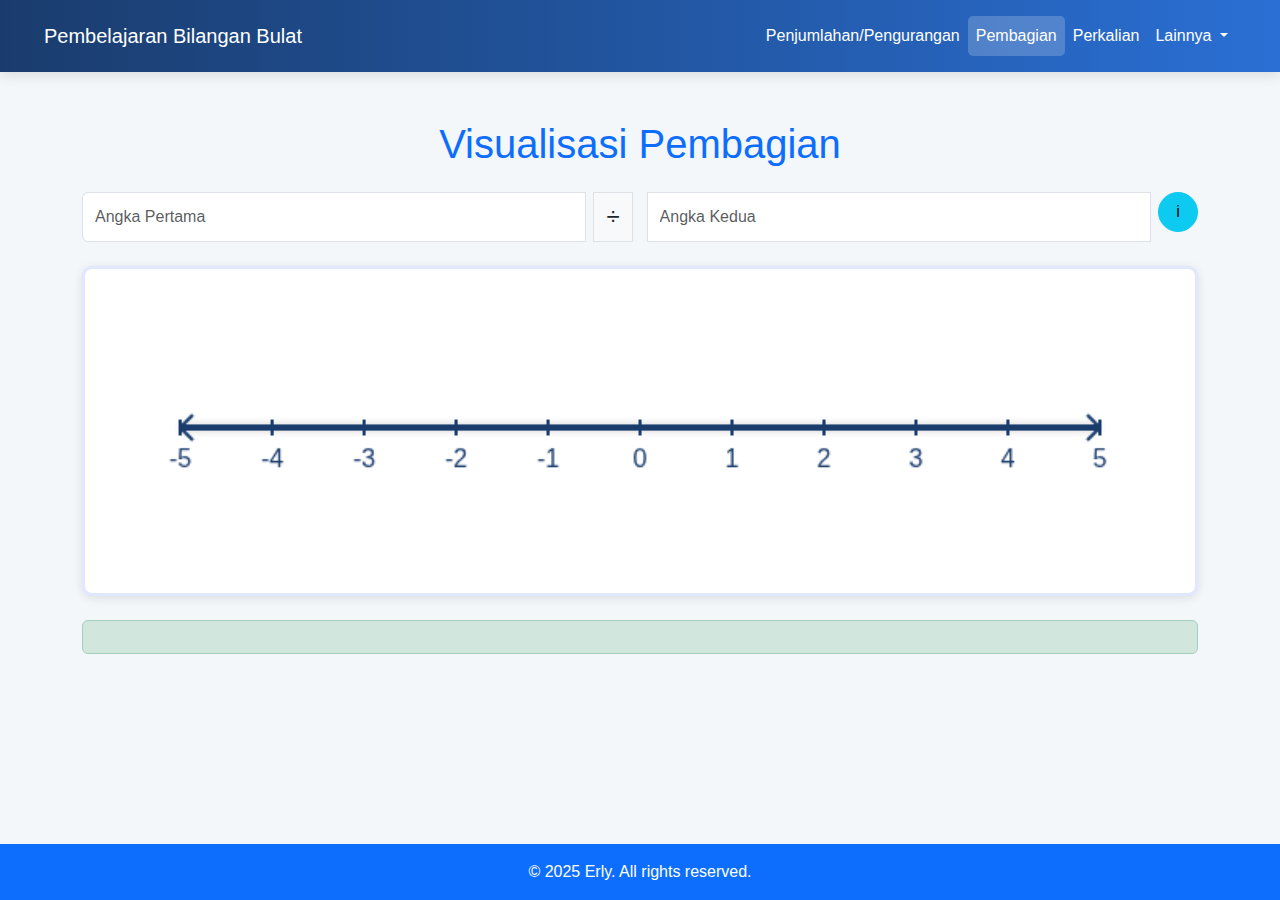
<file: pembagian.html>
<!DOCTYPE html>
<html lang="en">
<head>
    <meta charset="UTF-8">
    <meta name="viewport" content="width=device-width, initial-scale=1.0">
    <title>Visualisasi Pembagian</title>
    <link href="https://cdn.jsdelivr.net/npm/bootstrap@5.3.0/dist/css/bootstrap.min.css" rel="stylesheet">
    <style>
        body {
            background-color: #f4f7fa;
            display: flex;
            flex-direction: column;
            min-height: 100vh;
            margin: 0;
            font-family: 'Segoe UI', Arial, sans-serif;
            overflow-x: hidden;
            transition: opacity 0.5s ease;
        }
        body.transitioning {
            opacity: 0;
        }
        .navbar {
            background: linear-gradient(90deg, #1a3c6d, #2a6fd4);
            box-shadow: 0 4px 12px rgba(0, 0, 0, 0.1);
            padding: 1rem 2rem;
        }
        .navbar-brand, .nav-link {
            color: #ffffff !important;
            transition: color 0.3s ease, transform 0.3s ease;
        }
        .navbar-brand:hover, .nav-link:hover {
            color: #ffeb3b !important;
            transform: scale(1.05);
        }
        .nav-link.active {
            background-color: rgba(255, 255, 255, 0.2);
            border-radius: 5px;
        }
        .dropdown-menu {
            background: #1a3c6d;
            border: none;
            border-radius: 5px;
            box-shadow: 0 4px 12px rgba(0, 0, 0, 0.2);
        }
        .dropdown-item {
            color: #ffffff !important;
            transition: background-color 0.3s ease;
        }
        .dropdown-item:hover {
            background-color: #2a6fd4 !important;
        }
        .canvas-card {
            border: 3px solid #e0e7ff;
            border-radius: 10px;
            background-color: #ffffff;
            box-shadow: 0 2px 10px rgba(5, 5, 10, 0.1);
        }
        .tooltip {
            position: absolute;
            background: #1a3c6d;
            color: white;
            padding: 5px 10px;
            border-radius: 5px;
            font-size: 14px;
            pointer-events: none;
            opacity: 0;
            transition: opacity 0.2s;
        }
        .result-alert {
            transition: transform 0.3s ease, opacity 0.3s ease;
        }
        .result-alert.updated {
            transform: scale(1.05);
            opacity: 0.9;
        }
        .division-symbol {
            margin-left: 15px;
            margin-right: 15px;
        }
        @media (max-width: 600px) {
            .input-group .form-control {
                width: 100%;
            }
        }
        /* Transition Styles */
        .fade-transition {
            animation: fadeIn 0.5s ease-in-out;
        }
        .slide-transition {
            animation: slideIn 0.5s ease-in-out;
        }
        @keyframes fadeIn {
            from { opacity: 0; }
            to { opacity: 1; }
        }
        @keyframes slideIn {
            from { transform: translateX(100%); opacity: 0; }
            to { transform: translateX(0); opacity: 1; }
        }
    </style>
</head>
<body>
    <nav class="navbar navbar-expand-lg navbar-light">
        <div class="container-fluid">
            <a class="navbar-brand" href="index.html" data-transition="fade">Pembelajaran Bilangan Bulat</a>
            <button class="navbar-toggler" type="button" data-bs-toggle="collapse" data-bs-target="#navbarNav" aria-controls="navbarNav" aria-expanded="false" aria-label="Toggle navigation">
                <span class="navbar-toggler-icon"></span>
            </button>
            <div class="collapse navbar-collapse" id="navbarNav">
                <ul class="navbar-nav ms-auto">
                    <li class="nav-item">
                        <a class="nav-link" href="index.html" data-transition="fade">Penjumlahan/Pengurangan</a>
                    </li>
                    <li class="nav-item">
                        <a class="nav-link active" href="pembagian.html" data-transition="slide">Pembagian</a>
                    </li>
                    <li class="nav-item">
                        <a class="nav-link" href="perkalian.html" data-transition="fade">Perkalian</a>
                    </li>
                    <li class="nav-item dropdown">
                        <a class="nav-link dropdown-toggle" href="#" id="navbarDropdown" role="button" data-bs-toggle="dropdown" aria-expanded="false">
                            Lainnya
                        </a>
                        <!-- <ul class="dropdown-menu" aria-labelledby="navbarDropdown">
                            <li><a class="dropdown-item" href="#" target="_blank" data-transition="fade">README</a></li>
                        </ul> -->
                    </li>
                </ul>
            </div>
        </div>
    </nav>
    
    <div class="container my-5 content">
        <h1 class="text-center text-primary mb-4">Visualisasi Pembagian</h1>
        <div class="input-group justify-content-center mb-4">
            <input type="number" id="dividend" placeholder="Angka Pertama" class="form-control w-auto me-2" oninput="startAnimation()">
            <span class="input-group-text fs-4 division-symbol">÷</span>
            <input type="number" id="divisor" placeholder="Angka Kedua" class="form-control w-auto me-2" oninput="startAnimation()">
            <button class="btn btn-info rounded-circle d-flex align-items-center justify-content-center" onclick="showInstructions()" title="Petunjuk" style="width: 40px; height: 40px;">
                i
            </button>
        </div>
        <div class="card canvas-card mb-4">
            <div class="card-body p-0">
                <canvas id="garis" width="700" height="200" class="w-100"></canvas>
            </div>
        </div>
        <div id="hasil" class="alert alert-success text-center result-alert" role="alert"></div>
    </div>

    <div id="instructionModal" class="modal fade" tabindex="-1">
        <div class="modal-dialog modal-dialog-centered">
            <div class="modal-content">
                <div class="modal-header">
                    <h5 class="modal-title">Instruksi</h5>
                    <button type="button" class="btn-close" data-bs-dismiss="modal" aria-label="Close"></button>
                </div>
                <div class="modal-body">
                    <p>
                        <b>Dividend (Angka Pertama)</b><br>
                        Menentukan posisi induk kodok pada garis bilangan.<br>
                        Jika divisor positif, posisi induk kodok adalah dividen.<br>
                        Jika divisor negatif, posisi induk kodok adalah -dividen.<br>
                        <b>Divisor (Angka Kedua)</b><br>
                        Menentukan besar lompatan anak kodok.<br>
                        Jika hasil positif, lompatan ke kanan dari 0.<br>
                        Jika hasil negatif, lompatan ke kiri dari 0.<br>
                        <b>Hasil</b><br>
                        Jumlah lompatan anak kodok untuk mencapai induk kodok.<br>
                        Catatan: Masukkan angka yang menghasilkan pembagian bulat (tanpa sisa) dan divisor tidak boleh 0.
                    </p>
                </div>
            </div>
        </div>
    </div>

    <script src="https://cdn.jsdelivr.net/npm/bootstrap@5.3.0/dist/js/bootstrap.bundle.min.js"></script>
    <script>
        const canvas = document.getElementById("garis");
        const ctx = canvas.getContext("2d");
        let animationFrameId;
        const padding = 60;

        // Create tooltip element
        const tooltip = document.createElement("div");
        tooltip.className = "tooltip";
        document.body.appendChild(tooltip);

        // Modal functions
        function showInstructions() {
            const modal = new bootstrap.Modal(document.getElementById("instructionModal"));
            modal.show();
        }

        function closeInstructions() {
            const modal = bootstrap.Modal.getInstance(document.getElementById("instructionModal"));
            modal.hide();
        }

        function drawNumberLine(minVal, maxVal, targetDividend, b, result) {
            ctx.clearRect(0, 0, canvas.width, canvas.height);
            const canvasWidth = canvas.width - 2 * padding;

            // Tentukan ticks berdasarkan hasil pembagian dan target dividen
            let ticks = [0]; // Selalu mulai dari 0
            if (targetDividend !== 0 && b !== 0) {
                const stepSize = Math.abs(b) * (result >= 0 ? 1 : -1); // Arah berdasarkan tanda hasil
                const numSteps = Math.abs(result); // Jumlah lompatan
                for (let i = 1; i <= numSteps; i++) {
                    const step = i * stepSize;
                    ticks.push(step);
                }
                // Tambahkan target dividen sebagai titik akhir
                ticks.push(targetDividend);
                // Tambahkan satu nilai setelah bilangan terakhir
                if (result >= 0) {
                    ticks.push(Math.max(...ticks) + Math.abs(b)); // Tambah tick positif
                } else {
                    ticks.push(Math.min(...ticks) - Math.abs(b)); // Tambah tick negatif
                }
            } else {
                // Default ticks jika input tidak valid
                ticks = [-5, -4, -3, -2, -1, 0, 1, 2, 3, 4, 5];
            }

            // Pastikan ticks unik dan diurutkan
            let uniqueTicks = [...new Set(ticks)].sort((a, b) => a - b);

            // Tentukan rentang nilai untuk skala
            minVal = Math.min(...uniqueTicks);
            maxVal = Math.max(...uniqueTicks);
            const range = maxVal - minVal || 1;
            const xScale = canvasWidth / range;

            // Posisi ticks pada kanvas
            const tickPositions = new Map();
            uniqueTicks.forEach((tick) => {
                const x = padding + (tick - minVal) * xScale;
                tickPositions.set(tick, x);
            });

            // Gambar garis bilangan
            ctx.beginPath();
            ctx.moveTo(padding, 100);
            ctx.lineTo(canvas.width - padding, 100);
            ctx.strokeStyle = "#1a3c6d";
            ctx.lineWidth = 4;
            ctx.shadowColor = "rgba(0, 0, 0, 0.2)";
            ctx.shadowBlur = 5;
            ctx.stroke();
            ctx.shadowBlur = 0;

            // Gambar ticks dan label
            ctx.font = "16px 'Segoe UI', Arial";
            ctx.fillStyle = "#1a3c6d";
            ctx.textAlign = "center";
            uniqueTicks.forEach((tick) => {
                const x = tickPositions.get(tick);
                if (x >= padding - 10 && x <= canvas.width - padding + 10) {
                    ctx.beginPath();
                    ctx.moveTo(x, 95);
                    ctx.lineTo(x, 105);
                    ctx.strokeStyle = "#1a3c6d";
                    ctx.lineWidth = 2;
                    ctx.stroke();
                    ctx.fillText(tick, x, 125);
                }
            });

            // Gambar panah di ujung garis bilangan
            ctx.beginPath();
            ctx.moveTo(canvas.width - padding, 100);
            ctx.lineTo(canvas.width - padding - 8, 92);
            ctx.moveTo(canvas.width - padding, 100);
            ctx.lineTo(canvas.width - padding - 8, 108);
            ctx.stroke();

            ctx.beginPath();
            ctx.moveTo(padding, 100);
            ctx.lineTo(padding + 8, 92);
            ctx.moveTo(padding, 100);
            ctx.lineTo(padding + 8, 108);
            ctx.stroke();

            // Gambar segmen induk kodok
            if (targetDividend !== 0) {
                const motherX = tickPositions.get(targetDividend) || getInterpolatedX(targetDividend, padding, tickPositions, uniqueTicks);
                ctx.strokeStyle = "#e94e4e";
                ctx.lineWidth = 4;
                ctx.shadowColor = "rgba(0, 0, 0, 0.2)";
                ctx.shadowBlur = 5;
                ctx.beginPath();
                ctx.moveTo(tickPositions.get(0) || padding, 40);
                ctx.lineTo(motherX, 40);
                ctx.setLineDash([8, 8]);
                ctx.stroke();
                ctx.setLineDash([]);
                ctx.shadowBlur = 0;

                // Gambar panah di ujung garis dividen berdasarkan tanda hasil
                ctx.beginPath();
                ctx.strokeStyle = "#e94e4e";
                ctx.lineWidth = 4;
                if (result >= 0) {
                    // Panah ke kanan
                    ctx.moveTo(motherX, 40);
                    ctx.lineTo(motherX - 8, 32);
                    ctx.moveTo(motherX, 40);
                    ctx.lineTo(motherX - 8, 48);
                } else {
                    // Panah ke kiri
                    ctx.moveTo(motherX, 40);
                    ctx.lineTo(motherX + 8, 32);
                    ctx.moveTo(motherX, 40);
                    ctx.lineTo(motherX + 8, 48);
                }
                ctx.stroke();

                // Label segmen induk kodok dengan nilai yang disesuaikan berdasarkan tanda hasil
                ctx.font = "14px 'Segoe UI', Arial";
                ctx.fillStyle = "#e94e4e";
                ctx.textAlign = "center";
                const labelX = (tickPositions.get(0) + motherX) / 2;
                const labelY = 40 - 15;
                const adjustedDividendLabel = result >= 0 ? Math.abs(targetDividend) : -Math.abs(targetDividend);
                ctx.fillText(adjustedDividendLabel, labelX, labelY);

                // Tanda induk kodok tetap di garis bilangan
                ctx.beginPath();
                ctx.arc(motherX, 100, 8, 0, 2 * Math.PI);
                ctx.fillStyle = "#e94e4e";
                ctx.fill();
                ctx.strokeStyle = "#1a3c6d";
                ctx.lineWidth = 2;
                ctx.stroke();
            }

            return { tickPositions, uniqueTicks };
        }

        function drawResultMarker(x, y, value, result) {
            ctx.beginPath();
            ctx.arc(x, y, 8, 0, 2 * Math.PI);
            ctx.fillStyle = "#2ecc71";
            ctx.fill();
            ctx.strokeStyle = "#1a3c6d";
            ctx.lineWidth = 2;
            ctx.stroke();
            // Kembalikan nilai yang disesuaikan berdasarkan tanda hasil
            return result >= 0 ? Math.abs(value) : -Math.abs(value);
        }

        let resultX, resultY, resultValue, endpointMarkers = [], motherX;
        canvas.addEventListener("mousemove", (e) => {
            const rect = canvas.getBoundingClientRect();
            const mouseX = e.clientX - rect.left;
            const mouseY = e.clientY - rect.top;

            let hoveredValue = null;
            for (let marker of endpointMarkers) {
                if (Math.hypot(mouseX - marker.x, mouseY - marker.y) < 10) {
                    hoveredValue = marker.value;
                    break;
                }
            }
            if (hoveredValue !== null) {
                tooltip.style.left = `${e.clientX + 10}px`;
                tooltip.style.top = `${e.clientY - 10}px`;
                tooltip.textContent = hoveredValue;
                tooltip.style.opacity = "1";
            } else if (resultX && Math.hypot(mouseX - resultX, mouseY - resultY) < 10) {
                tooltip.style.left = `${e.clientX + 10}px`;
                tooltip.style.top = `${e.clientY - 10}px`;
                tooltip.textContent = resultValue;
                tooltip.style.opacity = "1";
            } else if (motherX && Math.hypot(mouseX - motherX, mouseY - 100) < 10) {
                const a = parseInt(document.getElementById("dividend").value) || 0;
                const displayValue = resultValue >= 0 ? Math.abs(a) : -Math.abs(a);
                tooltip.style.left = `${e.clientX + 10}px`;
                tooltip.style.top = `${e.clientY - 10}px`;
                tooltip.textContent = displayValue;
                tooltip.style.opacity = "1";
            } else {
                tooltip.style.opacity = "0";
            }
        });

        canvas.addEventListener("mouseleave", () => {
            tooltip.style.opacity = "0";
        });

        drawNumberLine(-5, 5, 0, 0, 0);

        function startAnimation() {
            if (animationFrameId) cancelAnimationFrame(animationFrameId);

            const a = parseInt(document.getElementById("dividend").value) || 0;
            const b = parseInt(document.getElementById("divisor").value) || 0;
            const hasilElement = document.getElementById("hasil");

            // Validasi input
            if (b === 0) {
                hasilElement.textContent = "Error: Divisor cannot be 0";
                hasilElement.classList.add("alert-danger");
                hasilElement.classList.remove("alert-success");
                ctx.clearRect(0, 0, canvas.width, canvas.height);
                drawNumberLine(-5, 5, 0, 0, 0);
                return;
            }

            if (a % b !== 0) {
                hasilElement.textContent = "Error: Please enter numbers that divide evenly (no remainder)";
                hasilElement.classList.add("alert-danger");
                hasilElement.classList.remove("alert-success");
                ctx.clearRect(0, 0, canvas.width, canvas.height);
                drawNumberLine(-5, 5, 0, 0, 0);
                return;
            }

            const result = a / b;
            const numSteps = Math.abs(result);
            const stepSize = Math.abs(b) * (result >= 0 ? 1 : -1); // Arah lompatan berdasarkan tanda hasil
            const targetDividend = b < 0 ? -a : a; // Jika divisor negatif, gunakan -dividen

            hasilElement.classList.remove("alert-danger");
            hasilElement.classList.add("alert-success");

            resultValue = result;

            // Tentukan rentang nilai untuk garis bilangan
            let minVal, maxVal;
            if (a === 0 && b === 0) {
                minVal = -5;
                maxVal = 5;
            } else {
                const values = [0, targetDividend];
                for (let i = 1; i <= numSteps; i++) {
                    values.push(i * stepSize);
                }
                // Tambahkan satu nilai setelah bilangan terakhir
                if (result >= 0) {
                    values.push(Math.max(...values) + Math.abs(b));
                } else {
                    values.push(Math.min(...values) - Math.abs(b));
                }
                minVal = Math.min(...values);
                maxVal = Math.max(...values);
            }

            const { tickPositions, uniqueTicks } = drawNumberLine(minVal, maxVal, targetDividend, b, result);

            const startX = tickPositions.get(0) || padding;
            let targetEndX = tickPositions.get(targetDividend) || getInterpolatedX(targetDividend, padding, tickPositions, uniqueTicks);

            let currentX = startX;
            let motherReached = false;
            let currentStep = 0;
            const colors = ['#4a90e2', '#2ecc71', '#f1c40f', '#9b59b6', '#3498db', '#e74c3c'];
            const animationDuration = 1000;
            let startTime;
            let cumulativeValue = 0;
            endpointMarkers = [];

            const adjustedStartValue = result >= 0 ? Math.abs(0) : -Math.abs(0);
            drawResultMarker(startX, 100, 0, result);
            endpointMarkers.push({ x: startX, y: 100, value: adjustedStartValue });

            function animate(timestamp) {
                if (!startTime) startTime = timestamp;
                const progress = (timestamp - startTime) / animationDuration;

                drawNumberLine(minVal, maxVal, targetDividend, b, result);

                if (!motherReached) {
                    // Animasi segmen induk kodok dari 0 ke target dividen
                    currentX = startX + (targetEndX - startX) * Math.min(progress, 1);
                    ctx.strokeStyle = "#e94e4e";
                    ctx.lineWidth = 4;
                    ctx.shadowColor = "rgba(0, 0, 0, 0.2)";
                    ctx.shadowBlur = 5;
                    ctx.beginPath();
                    ctx.moveTo(startX, 40);
                    ctx.lineTo(currentX, 40);
                    ctx.setLineDash([8, 8]);
                    ctx.stroke();
                    ctx.setLineDash([]);
                    ctx.shadowBlur = 0;

                    // Gambar panah di ujung garis dividen berdasarkan tanda hasil
                    ctx.beginPath();
                    ctx.strokeStyle = "#e94e4e";
                    ctx.lineWidth = 4;
                    if (result >= 0) {
                        ctx.moveTo(currentX, 40);
                        ctx.lineTo(currentX - 8, 32);
                        ctx.moveTo(currentX, 40);
                        ctx.lineTo(currentX - 8, 48);
                    } else {
                        ctx.moveTo(currentX, 40);
                        ctx.lineTo(currentX + 8, 32);
                        ctx.moveTo(currentX, 40);
                        ctx.lineTo(currentX + 8, 48);
                    }
                    ctx.stroke();

                    ctx.font = "14px 'Segoe UI', Arial";
                    ctx.fillStyle = "#e94e4e";
                    ctx.textAlign = "center";
                    const labelX = (startX + currentX) / 2;
                    const labelY = 40 - 15;
                    const adjustedDividendLabel = result >= 0 ? Math.abs(targetDividend) : -Math.abs(targetDividend);
                    ctx.fillText(adjustedDividendLabel, labelX, labelY);

                    motherX = currentX;
                    const adjustedDividendValue = result >= 0 ? Math.abs(targetDividend) : -Math.abs(targetDividend);
                    drawResultMarker(currentX, 100, targetDividend, result);

                    if (progress >= 1) {
                        motherReached = true;
                        startTime = timestamp;
                        currentX = startX;
                    }
                } else if (currentStep < numSteps) {
                    // Animasi lompatan anak kodok
                    const stepProgress = progress * numSteps;
                    const nextStep = Math.floor(stepProgress);
                    if (nextStep > currentStep) {
                        currentStep = nextStep;
                        startTime = timestamp;
                        cumulativeValue += stepSize;
                    }
                    const stepTargetX = tickPositions.get(cumulativeValue) || getInterpolatedX(cumulativeValue, startX, tickPositions, uniqueTicks);
                    const yOffset = currentStep % 2 === 0 ? 80 : 130;
                    ctx.strokeStyle = colors[currentStep % colors.length];
                    ctx.lineWidth = 4;
                    ctx.shadowColor = "rgba(0, 0, 0, 0.2)";
                    ctx.shadowBlur = 5;
                    ctx.beginPath();
                    const startPointX = currentStep === 0 ? startX : tickPositions.get(cumulativeValue - stepSize) || getInterpolatedX(cumulativeValue - stepSize, startX, tickPositions, uniqueTicks);
                    ctx.moveTo(startPointX, yOffset);
                    ctx.lineTo(stepTargetX, yOffset);
                    ctx.setLineDash([8, 8]);
                    ctx.stroke();
                    ctx.setLineDash([]);
                    ctx.shadowBlur = 0;

                    ctx.font = "14px 'Segoe UI', Arial";
                    ctx.fillStyle = colors[currentStep % colors.length];
                    ctx.textAlign = "center";
                    const labelX = (startPointX + stepTargetX) / 2;
                    const labelY = yOffset - (currentStep % 2 === 0 ? 15 : -15);
                    const adjustedStepLabel = result >= 0 ? Math.abs(b) : -Math.abs(b);
                    ctx.fillText(adjustedStepLabel, labelX, labelY); // Label dengan divisor yang disesuaikan

                    const adjustedValue = result >= 0 ? Math.abs(cumulativeValue) : -Math.abs(cumulativeValue);
                    drawResultMarker(stepTargetX, 100, cumulativeValue, result);
                    endpointMarkers.push({ x: stepTargetX, y: 100, value: adjustedValue });

                    if (progress >= 1 && currentStep >= numSteps - 1) {
                        startTime = timestamp;
                    }
                } else {
                    // Tampilan akhir
                    const finalProgress = (timestamp - startTime) / animationDuration;
                    endpointMarkers = [];

                    // Gambar segmen induk kodok
                    ctx.strokeStyle = "#e94e4e";
                    ctx.lineWidth = 4;
                    ctx.shadowColor = "rgba(0, 0, 0, 0.2)";
                    ctx.shadowBlur = 5;
                    ctx.beginPath();
                    ctx.moveTo(startX, 40);
                    ctx.lineTo(targetEndX, 40);
                    ctx.setLineDash([8, 8]);
                    ctx.stroke();
                    ctx.setLineDash([]);
                    ctx.shadowBlur = 0;

                    // Gambar panah di ujung garis dividen berdasarkan tanda hasil
                    ctx.beginPath();
                    ctx.strokeStyle = "#e94e4e";
                    ctx.lineWidth = 4;
                    if (result >= 0) {
                        ctx.moveTo(targetEndX, 40);
                        ctx.lineTo(targetEndX - 8, 32);
                        ctx.moveTo(targetEndX, 40);
                        ctx.lineTo(targetEndX - 8, 48);
                    } else {
                        ctx.moveTo(targetEndX, 40);
                        ctx.lineTo(targetEndX + 8, 32);
                        ctx.moveTo(targetEndX, 40);
                        ctx.lineTo(targetEndX + 8, 48);
                    }
                    ctx.stroke();

                    ctx.font = "14px 'Segoe UI', Arial";
                    ctx.fillStyle = "#e94e4e";
                    ctx.textAlign = "center";
                    const labelXMother = (startX + targetEndX) / 2;
                    const labelYMother = 40 - 15;
                    const adjustedDividendLabel = result >= 0 ? Math.abs(targetDividend) : -Math.abs(targetDividend);
                    ctx.fillText(adjustedDividendLabel, labelXMother, labelYMother);

                    // Gambar lompatan anak kodok
                    for (let i = 0; i < numSteps; i++) {
                        const segmentStart = i * stepSize;
                        const segmentEnd = (i + 1) * stepSize;
                        const startPosX = tickPositions.get(segmentStart) || getInterpolatedX(segmentStart, startX, tickPositions, uniqueTicks);
                        const endPosX = tickPositions.get(segmentEnd) || getInterpolatedX(segmentEnd, startX, tickPositions, uniqueTicks);
                        const yOffset = i % 2 === 0 ? 80 : 130;
                        ctx.strokeStyle = colors[i % colors.length];
                        ctx.lineWidth = 4;
                        ctx.shadowColor = "rgba(0, 0, 0, 0.2)";
                        ctx.shadowBlur = 5;
                        ctx.beginPath();
                        ctx.moveTo(startPosX, yOffset);
                        ctx.lineTo(endPosX, yOffset);
                        ctx.setLineDash([8, 8]);
                        ctx.stroke();
                        ctx.setLineDash([]);
                        ctx.shadowBlur = 0;

                        ctx.font = "14px 'Segoe UI', Arial";
                        ctx.fillStyle = colors[i % colors.length];
                        ctx.textAlign = "center";
                        const labelX = (startPosX + endPosX) / 2;
                        const labelY = yOffset - (i % 2 === 0 ? 15 : -15);
                        const adjustedStepLabel = result >= 0 ? Math.abs(b) : -Math.abs(b);
                        ctx.fillText(adjustedStepLabel, labelX, labelY); // Label dengan divisor yang disesuaikan

                        const adjustedEndValue = result >= 0 ? Math.abs(segmentEnd) : -Math.abs(segmentEnd);
                        drawResultMarker(endPosX, 100, segmentEnd, result);
                        endpointMarkers.push({ x: endPosX, y: 100, value: adjustedEndValue });
                    }

                    hasilElement.textContent = `Hasil: ${result}`;
                    hasilElement.classList.add("updated");
                    setTimeout(() => hasilElement.classList.remove("updated"), 300);

                    if (finalProgress >= 1) {
                        resultX = targetEndX;
                        resultY = 100;
                        motherX = targetEndX;
                        const adjustedDividendValue = result >= 0 ? Math.abs(targetDividend) : -Math.abs(targetDividend);
                        drawResultMarker(targetEndX, 100, targetDividend, result);
                        return;
                    }
                }

                animationFrameId = requestAnimationFrame(animate);
            }

            animationFrameId = requestAnimationFrame(animate);
        }

        function getInterpolatedX(value, startX, tickPositions, uniqueTicks) {
            const sortedTicks = [...uniqueTicks].sort((a, b) => a - b);
            const index = sortedTicks.findIndex(tick => tick >= value);
            if (index === -1) return tickPositions.get(sortedTicks[sortedTicks.length - 1]) || (value >= 0 ? canvas.width - padding : padding);
            const prevTick = sortedTicks[index - 1] || sortedTicks[0];
            const nextTick = sortedTicks[index] || sortedTicks[sortedTicks.length - 1];
            const prevX = tickPositions.get(prevTick) || startX;
            const nextX = tickPositions.get(nextTick) || (nextTick >= 0 ? canvas.width - padding : padding);
            const ratio = (value - prevTick) / (nextTick - prevTick) || 1;
            return prevX + (nextX - prevX) * ratio;
        }

        // Handle page transitions
        document.querySelectorAll('a[data-transition]').forEach(link => {
            link.addEventListener('click', (e) => {
                e.preventDefault();
                const href = link.getAttribute('href');
                const transition = link.getAttribute('data-transition');

                document.body.classList.add('transitioning');
                setTimeout(() => {
                    window.location.href = href;
                }, 500); // Match the transition duration

                const content = document.querySelector('.content');
                content.classList.remove('fade-transition', 'slide-transition');
                if (transition === 'slide') {
                    content.classList.add('slide-transition');
                } else {
                    content.classList.add('fade-transition');
                }
            });
        });

        // Remove transitioning class when page loads
        window.addEventListener('load', () => {
            document.body.classList.remove('transitioning');
            const content = document.querySelector('.content');
            content.classList.add('fade-transition'); // Default transition on load
        });
    </script>
    <footer class="bg-primary text-white text-center py-3 mt-auto fixed-bottom">
        <p class="mb-0">© 2025 Erly. All rights reserved.</p>
    </footer>
</body>
</html>
</file>
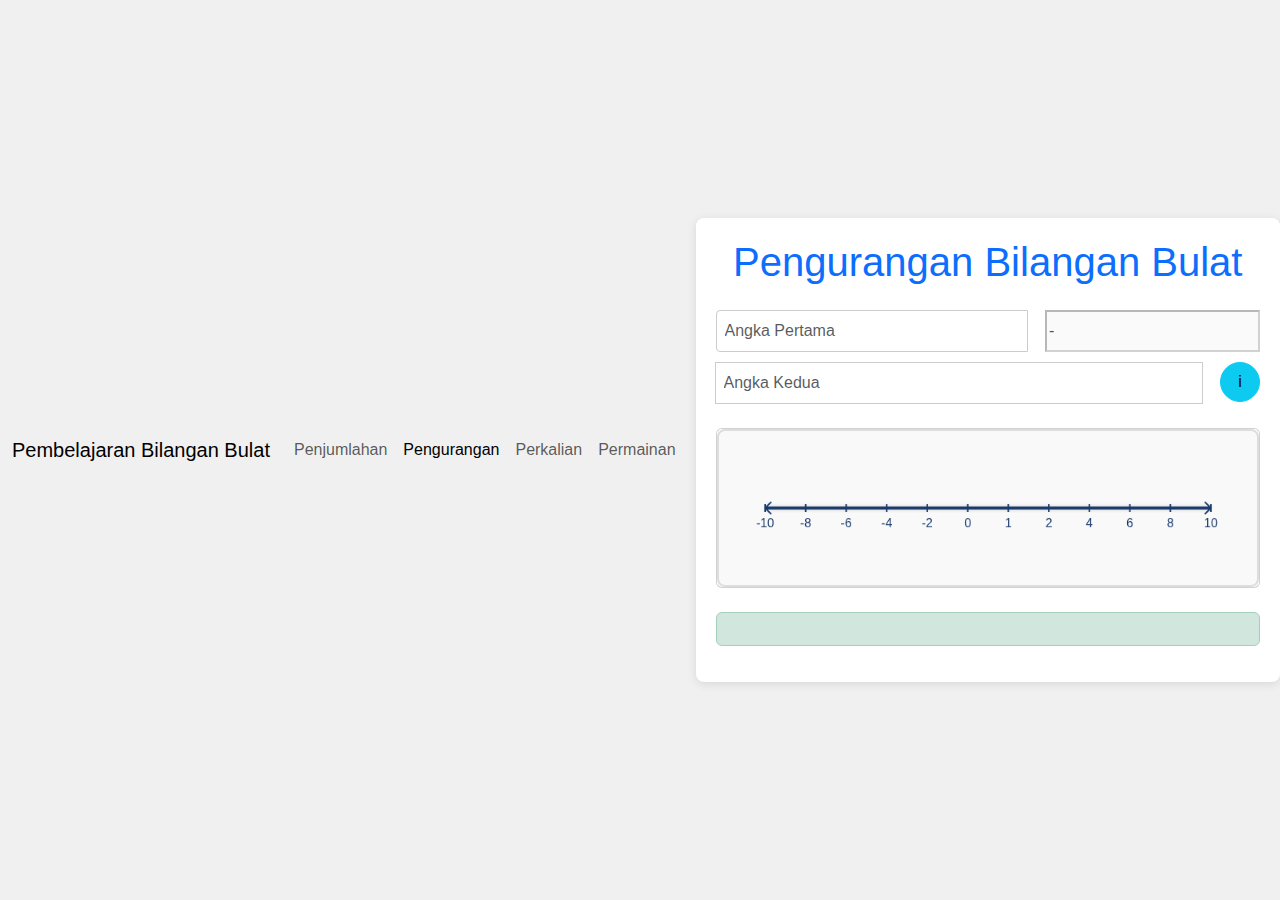
<file: pengurangan.html>
<!DOCTYPE html>
<html lang="en">
<head>
    <meta charset="UTF-8">
    <meta name="viewport" content="width=device-width, initial-scale=1.0">
    <title>Pembelajaran Bilangan Bulat</title>
    <!-- Favicon SVG: simbol operasi matematika dalam kotak -->
    <link rel="icon" href="data:image/svg+xml,%3Csvg xmlns='http://www.w3.org/2000/svg' viewBox='0 0 100 100'%3E%3Cstyle%3Etext%7Bfont-size:40px;font-family:sans-serif%7D%3C/style%3E%3Ctext x='10' y='40'%3E%E2%9E%95%3C/text%3E%3Ctext x='60' y='40'%3E%E2%9E%96%3C/text%3E%3Ctext x='10' y='85'%3E%E2%9C%96%EF%B8%8F%3C/text%3E%3Ctext x='60' y='85'%3E%E2%9E%97%3C/text%3E%3C/svg%3E">
    <link href="https://cdn.jsdelivr.net/npm/bootstrap@5.3.0/dist/css/bootstrap.min.css" rel="stylesheet">
    <link rel="stylesheet" href="style.css">
</head>
<body>
    <nav class="navbar navbar-expand-lg navbar-light">
        <div class="container-fluid">
            <a class="navbar-brand" href="index.html" data-transition="fade">Pembelajaran Bilangan Bulat</a>
            <button class="navbar-toggler" type="button" data-bs-toggle="collapse" data-bs-target="#navbarNav" aria-controls="navbarNav" aria-expanded="false" aria-label="Toggle navigation">
                <span class="navbar-toggler-icon"></span>
            </button>
            <div class="collapse navbar-collapse" id="navbarNav">
                <ul class="navbar-nav ms-auto">
                    <li class="nav-item">
                        <a class="nav-link" href="index.html" data-transition="fade">Penjumlahan</a>
                    </li>
                    <li class="nav-item">
                        <a class="nav-link active" href="pengurangan.html" data-transition="fade">Pengurangan</a>
                    </li>
                    <li class="nav-item">
                        <a class="nav-link" href="perkalian.html" data-transition="fade">Perkalian</a>
                    </li>
                    <li class="nav-item dropdown">
                        <a class="nav-link" href="game.html" data-transition="fade">Permainan</a>
                    </li>
                </ul>
            </div>
        </div>
    </nav>
    
    <div class="container my-5 content">
        <h1 class="text-center text-primary mb-4">Pengurangan Bilangan Bulat</h1>
        <div class="input-group justify-content-center mb-4">
            <input type="number" id="num1" placeholder="Angka Pertama" class="form-control w-auto me-2" oninput="startAnimation()">
            <input id="operator" class="operator-box" value="-" oninput="startAnimation()" disabled>
            <input type="number" id="num2" placeholder="Angka Kedua" class="form-control w-auto me-2" oninput="startAnimation()">
            <button class="btn btn-info rounded-circle d-flex align-items-center justify-content-center" onclick="showInstructions()" title="Petunjuk" style="width: 40px; height: 40px;">
                i
            </button>
        </div>
        <div class="card canvas-card mb-4">
            <div class="card-body p-0">
                <canvas id="garis" width="700" height="200" class="w-100"></canvas>
            </div>
        </div>
        <div id="hasil" class="alert alert-success text-center result-alert" role="alert"></div>
    </div>

    <div id="instructionModal" class="modal fade" tabindex="-1">
        <div class="modal-dialog modal-dialog-centered">
            <div class="modal-content">
                <div class="modal-header">
                    <h5 class="modal-title">Instruksi</h5>
                    <button type="button" class="btn-close" data-bs-dismiss="modal" aria-label="Close"></button>
                </div>
                <div class="modal-body">
                    <p>
                        <b>Angka Pertama</b><br>
                        Menentukan titik awal pada garis bilangan.<br>
                        Jika positif, bergerak ke kanan dari 0.<br>
                        Jika negatif, bergerak ke kiri dari 0.<br>
                        <b>Operator</b><br>
                        Pilih "+" untuk penjumlahan atau "−" untuk pengurangan.<br>
                        <b>Angka Kedua</b><br>
                        Menentukan langkah berikutnya.<br>
                        Jika positif, bergerak ke kanan (penjumlahan) atau ke kiri (pengurangan).<br>
                        Jika negatif, bergerak ke kiri (penjumlahan) atau ke kanan (pengurangan).
                    </p>
                </div>
            </div>
        </div>
    </div>

    <script src="https://cdn.jsdelivr.net/npm/bootstrap@5.3.0/dist/js/bootstrap.bundle.min.js"></script>
    <script>
        const canvas = document.getElementById("garis");
        const ctx = canvas.getContext("2d");
        let animationFrameId;
        const padding = 60;

        // Create tooltip element
        const tooltip = document.createElement("div");
        tooltip.className = "tooltip";
        document.body.appendChild(tooltip);

        // Modal functions
        function showInstructions() {
            const modal = new bootstrap.Modal(document.getElementById("instructionModal"));
            modal.show();
        }

        function closeInstructions() {
            const modal = bootstrap.Modal.getInstance(document.getElementById("instructionModal"));
            modal.hide();
        }

        function drawNumberLine(minVal, maxVal, num1, num2, result) {
            ctx.clearRect(0, 0, canvas.width, canvas.height);

            // Calculate canvas dimensions
            const canvasWidth = canvas.width - 2 * padding;

            // Create custom tick array based on num1, num2, and result
            const ticks = [];
            ticks.push(0);
            ticks.push(num1);

            const fineStart = result - 3;
            const fineEnd = result + 3;

            if (operator === '+') {
                const start = Math.min(num1, result);
                const end = Math.max(num1, result);
                for (let i = start; i <= end; i++) {
                    ticks.push(i);
                }
                for (let i = fineStart; i <= fineEnd; i++) {
                    ticks.push(i);
                }
            } else {
                if (Math.abs(result) <= 10) {
                    const tickInterval = Math.max(1, Math.ceil((maxVal - minVal) / 10));
                    for (let i = Math.floor(minVal); i <= Math.ceil(maxVal); i += tickInterval) {
                        ticks.push(i);
                    }
                } else {
                    if (num2 !== 0) {
                        const numIntermediate = 7;
                        const step = (result - num1) / (numIntermediate + 1);
                        for (let i = 1; i <= numIntermediate; i++) {
                            ticks.push(Math.round(num1 + step * i));
                        }
                    }
                    for (let i = fineStart; i <= fineEnd; i++) {
                        if (i !== result) ticks.push(i);
                    }
                }
            }

            ticks.push(result);
            ticks.push(result >= 0 ? result + 1 : result - 1);

            const uniqueTicks = [...new Set(ticks)].sort((a, b) => a - b);

            const tickSpacing = canvasWidth / (uniqueTicks.length - 1);

            const tickPositions = new Map();
            uniqueTicks.forEach((tick, index) => {
                const x = padding + index * tickSpacing;
                tickPositions.set(tick, x);
            });

            ctx.beginPath();
            ctx.moveTo(padding, 100);
            ctx.lineTo(canvas.width - padding, 100);
            ctx.strokeStyle = "#1a3c6d";
            ctx.lineWidth = 4;
            ctx.shadowColor = "rgba(0, 0, 0, 0.2)";
            ctx.shadowBlur = 5;
            ctx.stroke();
            ctx.shadowBlur = 0;

            ctx.font = "16px 'Segoe UI', Arial";
            ctx.fillStyle = "#1a3c6d";
            ctx.textAlign = "center";
            uniqueTicks.forEach((tick, index) => {
                const x = padding + index * tickSpacing;
                if (x >= padding - 10 && x <= canvas.width - padding + 10) {
                    ctx.beginPath();
                    ctx.moveTo(x, 95);
                    ctx.lineTo(x, 105);
                    ctx.strokeStyle = "#1a3c6d";
                    ctx.lineWidth = 2;
                    ctx.stroke();
                    ctx.fillText(tick, x, 125);
                }
            });

            ctx.beginPath();
            ctx.moveTo(canvas.width - padding, 100);
            ctx.lineTo(canvas.width - padding - 8, 92);
            ctx.moveTo(canvas.width - padding, 100);
            ctx.lineTo(canvas.width - padding - 8, 108);
            ctx.stroke();

            ctx.beginPath();
            ctx.moveTo(padding, 100);
            ctx.lineTo(padding + 8, 92);
            ctx.moveTo(padding, 100);
            ctx.lineTo(padding + 8, 108);
            ctx.stroke();

            return { tickPositions, uniqueTicks };
        }

        function drawArrowhead(x, y, direction, color) {
            ctx.fillStyle = color;
            ctx.beginPath();
            ctx.moveTo(x, y);
            if (direction === "right") {
                ctx.lineTo(x - 8, y - 8);
                ctx.lineTo(x - 8, y + 8);
            } else {
                ctx.lineTo(x + 8, y - 8);
                ctx.lineTo(x + 8, y + 8);
            }
            ctx.fill();
        }

        function drawResultMarker(x, y, result) {
            ctx.beginPath();
            ctx.arc(x, y, 8, 0, 2 * Math.PI);
            ctx.fillStyle = "#2ecc71";
            ctx.fill();
            ctx.strokeStyle = "#1a3c6d";
            ctx.lineWidth = 2;
            ctx.stroke();
        }

        let resultX, resultY, resultValue;
        canvas.addEventListener("mousemove", (e) => {
            const rect = canvas.getBoundingClientRect();
            const mouseX = e.clientX - rect.left;
            const mouseY = e.clientY - rect.top;

            if (resultX && Math.hypot(mouseX - resultX, mouseY - resultY) < 10) {
                tooltip.style.left = `${e.clientX + 10}px`;
                tooltip.style.top = `${e.clientY - 10}px`;
                tooltip.textContent = resultValue;
                tooltip.style.opacity = "1";
            } else {
                tooltip.style.opacity = "0";
            }
        });

        canvas.addEventListener("mouseleave", () => {
            tooltip.style.opacity = "0";
        });

        drawNumberLine(-10, 10, 0, 0, 0);

        function startAnimation() {
            if (animationFrameId) cancelAnimationFrame(animationFrameId);

            const num1 = parseInt(document.getElementById("num1").value) || 0;
            const num2 = parseInt(document.getElementById("num2").value) || 0;
            const operator = document.getElementById("operator").value;
            const hasil = operator === '+' ? num1 + num2 : num1 - num2;

            resultValue = hasil;

            const values = [0, num1, hasil];
            const minVal = Math.min(...values) - 3;
            const maxVal = Math.max(...values) + 3;

            const { tickPositions, uniqueTicks } = drawNumberLine(minVal, maxVal, num1, num2, hasil);

            const startX = tickPositions.get(0) || padding;
            const targetMidX = tickPositions.get(num1) || (num1 >= 0 ? padding : canvas.width - padding);
            let targetEndX = tickPositions.get(hasil);

            if (targetEndX === undefined) {
                const sortedTicks = [...uniqueTicks].sort((a, b) => a - b);
                const index = sortedTicks.findIndex(tick => tick >= hasil);
                const prevTick = sortedTicks[index - 1] || sortedTicks[0];
                const nextTick = sortedTicks[index] || sortedTicks[sortedTicks.length - 1];
                const prevX = tickPositions.get(prevTick) || padding;
                const nextX = tickPositions.get(nextTick) || (nextTick >= 0 ? canvas.width - padding : padding);
                const ratio = (hasil - prevTick) / (nextTick - prevTick) || 1;
                targetEndX = prevX + (nextX - prevX) * ratio;
            }

            let currentX = startX;
            let midXReached = false;
            const animationDuration = 1000;
            let startTime;

            function animate(timestamp) {
                if (!startTime) startTime = timestamp;
                const progress = (timestamp - startTime) / animationDuration;

                drawNumberLine(minVal, maxVal, num1, num2, hasil);

                if (!midXReached) {
                    currentX = startX + (targetMidX - startX) * Math.min(progress, 1);
                    ctx.strokeStyle = "#4a90e2";
                    ctx.lineWidth = 4;
                    ctx.shadowColor = "rgba(0, 0, 0, 0.2)";
                    ctx.shadowBlur = 5;
                    ctx.beginPath();
                    ctx.moveTo(startX, 60);
                    ctx.lineTo(currentX, 60);
                    ctx.setLineDash([8, 8]);
                    ctx.stroke();
                    ctx.setLineDash([]);
                    ctx.shadowBlur = 0;

                    ctx.font = "14px 'Segoe UI', Arial";
                    ctx.fillStyle = "#4a90e2";
                    ctx.textAlign = "center";
                    const labelX1 = (startX + currentX) / 2;
                    const labelY1 = 60 - 15;
                    ctx.fillText(num1, labelX1, labelY1);

                    const num1Direction = num1 >= 0 ? "right" : "left";
                    drawArrowhead(currentX, 60, num1Direction, "#4a90e2");

                    if (progress >= 1) {
                        midXReached = true;
                        startTime = timestamp;
                        currentX = targetMidX;
                    }
                } else {
                    const secondProgress = (timestamp - startTime) / animationDuration;
                    currentX = targetMidX + (targetEndX - targetMidX) * Math.min(secondProgress, 1);

                    ctx.strokeStyle = "#4a90e2";
                    ctx.lineWidth = 4;
                    ctx.shadowColor = "rgba(0, 0, 0, 0.2)";
                    ctx.shadowBlur = 5;
                    ctx.beginPath();
                    ctx.moveTo(startX, 60);
                    ctx.lineTo(targetMidX, 60);
                    ctx.setLineDash([8, 8]);
                    ctx.stroke();
                    ctx.setLineDash([]);
                    ctx.shadowBlur = 0;

                    ctx.font = "14px 'Segoe UI', Arial";
                    ctx.fillStyle = "#4a90e2";
                    ctx.textAlign = "center";
                    const labelX1 = (startX + targetMidX) / 2;
                    const labelY1 = 60 - 15;
                    ctx.fillText(num1, labelX1, labelY1);

                    const num1Direction = num1 >= 0 ? "right" : "left";
                    drawArrowhead(targetMidX, 60, num1Direction, "#4a90e2");

                    ctx.strokeStyle = "#e94e4e";
                    ctx.lineWidth = 4;
                    ctx.shadowColor = "rgba(0, 0, 0, 0.2)";
                    ctx.shadowBlur = 5;
                    ctx.beginPath();
                    ctx.moveTo(targetMidX, 80);
                    ctx.lineTo(currentX, 80);
                    ctx.setLineDash([8, 8]);
                    ctx.stroke();
                    ctx.setLineDash([]);
                    ctx.shadowBlur = 0;

                    ctx.font = "14px 'Segoe UI', Arial";
                    ctx.fillStyle = "#e94e4e";
                    ctx.textAlign = "center";
                    const labelX2 = (targetMidX + currentX) / 2;
                    const labelY2 = 80 + 15;
                    const labelNum2 = operator === '+' ? num2 : -num2;
                    ctx.fillText(labelNum2, labelX2, labelY2);

                    const num2Direction = (operator === '+' ? num2 : -num2) >= 0 ? "right" : "left";
                    drawArrowhead(currentX, 80, num2Direction, "#e94e4e");

                    const hasilElement = document.getElementById("hasil");
                    hasilElement.textContent = `Hasil: ${hasil}`;
                    hasilElement.classList.add("updated");
                    setTimeout(() => hasilElement.classList.remove("updated"), 300);

                    if (secondProgress >= 1) {
                        resultX = targetEndX;
                        resultY = 100;
                        drawResultMarker(targetEndX, 100, hasil);
                        return;
                    }
                }

                animationFrameId = requestAnimationFrame(animate);
            }

            animationFrameId = requestAnimationFrame(animate);
        }

        // Handle page transitions
        document.querySelectorAll('a[data-transition]').forEach(link => {
            link.addEventListener('click', (e) => {
                e.preventDefault();
                const href = link.getAttribute('href');
                const transition = link.getAttribute('data-transition');

                document.body.classList.add('transitioning');
                setTimeout(() => {
                    window.location.href = href;
                }, 500); // Match the transition duration

                const content = document.querySelector('.content');
                content.classList.remove('fade-transition', 'slide-transition');
                if (transition === 'slide') {
                    content.classList.add('slide-transition');
                } else {
                    content.classList.add('fade-transition');
                }
            });
        });

        // Remove transitioning class when page loads
        window.addEventListener('load', () => {
            document.body.classList.remove('transitioning');
            const content = document.querySelector('.content');
            content.classList.add('fade-transition'); // Default transition on load
        });
    </script>
</body>
</html>
</file>
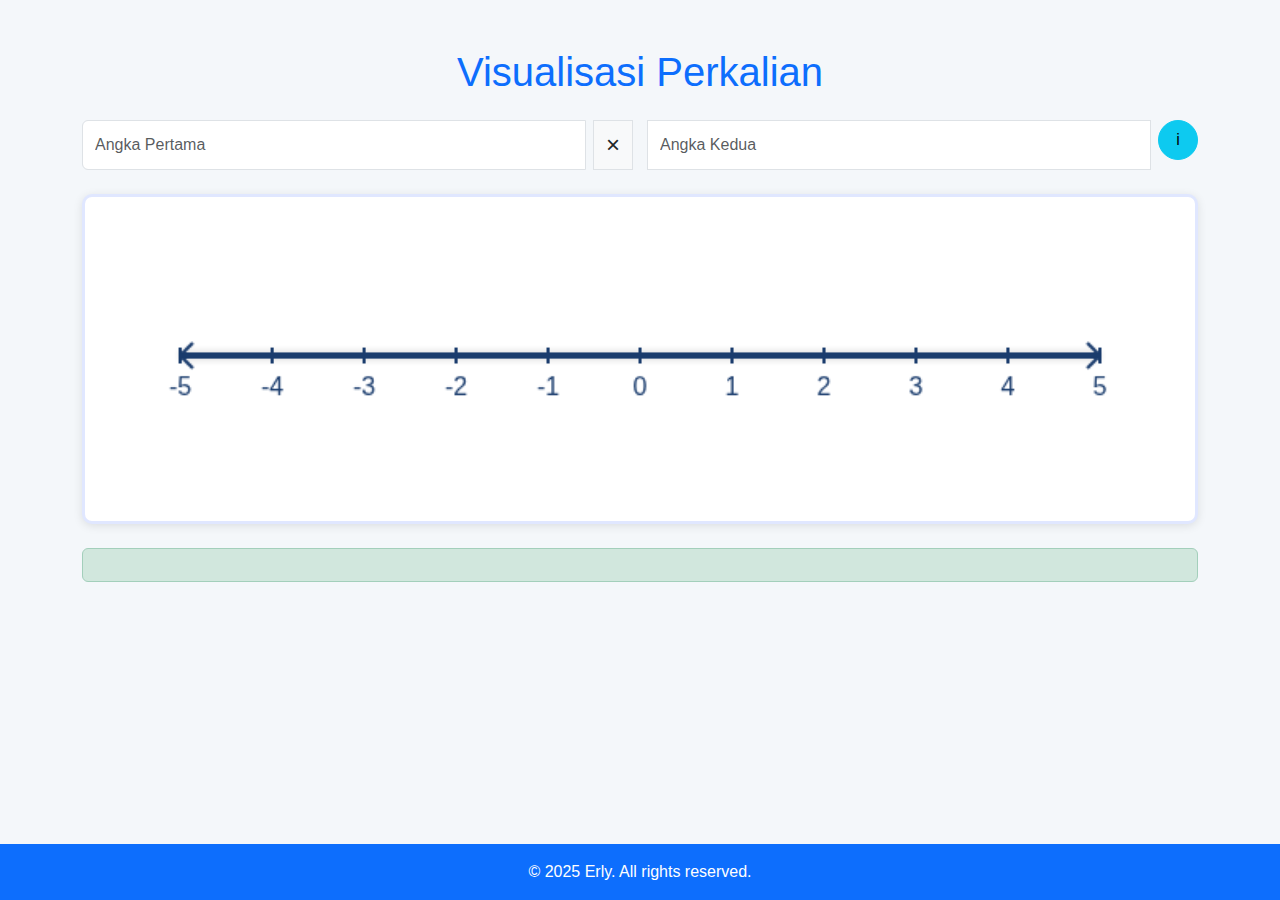
<file: perkalian.html>
<!DOCTYPE html>
<html lang="en">
<head>
    <meta charset="UTF-8">
    <meta name="viewport" content="width=device-width, initial-scale=1.0">
    <title>Visualisasi Perkalian</title>
    <link href="https://cdn.jsdelivr.net/npm/bootstrap@5.3.0/dist/css/bootstrap.min.css" rel="stylesheet">
    <style>
        body {
            background-color: #f4f7fa;
            display: flex;
            flex-direction: column;
            min-height: 100vh;
            margin: 0;
            font-family: 'Segoe UI', Arial, sans-serif;
        }
        .canvas-card {
            border: 3px solid #e0e7ff;
            border-radius: 10px;
            background-color: #ffffff;
            box-shadow: 0 2px 10px rgba(5, 5, 10, 0.1);
        }
        .tooltip {
            position: absolute;
            background: #1a3c6d;
            color: white;
            padding: 5px 10px;
            border-radius: 5px;
            font-size: 14px;
            pointer-events: none;
            opacity: 0;
            transition: opacity 0.2s;
        }
        .result-alert {
            transition: transform 0.3s ease, opacity 0.3s ease;
        }
        .result-alert.updated {
            transform: scale(1.05);
            opacity: 0.9;
        }
        .multiplication-symbol {
            margin-left: 15px;
            margin-right: 15px;
        }
        @media (max-width: 600px) {
            .input-group .form-control {
                width: 100%;
            }
        }
    </style>
</head>
<body>
    <div class="container my-5">
        <h1 class="text-center text-primary mb-4">Visualisasi Perkalian</h1>
        <div class="input-group justify-content-center mb-4">
            <input type="number" id="factorA" placeholder="Angka Pertama" class="form-control w-auto me-2" oninput="startAnimation()">
            <span class="input-group-text fs-4 multiplication-symbol">×</span>
            <input type="number" id="factorB" placeholder="Angka Kedua" class="form-control w-auto me-2" oninput="startAnimation()">
            <button class="btn btn-info rounded-circle d-flex align-items-center justify-content-center" onclick="showInstructions()" title="Petunjuk" style="width: 40px; height: 40px;">
                i
            </button>
        </div>
        <div class="card canvas-card mb-4">
            <div class="card-body p-0">
                <canvas id="garis" width="700" height="200" class="w-100"></canvas>
            </div>
        </div>
        <div id="hasil" class="alert alert-success text-center result-alert" role="alert"></div>
    </div>

    <div id="instructionModal" class="modal fade" tabindex="-1">
        <div class="modal-dialog modal-dialog-centered">
            <div class="modal-content">
                <div class="modal-header">
                    <h5 class="modal-title">Instruksi</h5>
                    <button type="button" class="btn-close" data-bs-dismiss="modal" aria-label="Close"></button>
                </div>
                <div class="modal-body">
                    <p>
                        <b>angka pertama</b><br>
                        Jika positif maka arah akan maju <br>
                        Jika negatif maka arah akan mundur<br>
                        <b>angka kedua</b><br>
                        Jika positif maka arah akan tetap<br>
                        Jika negatif maka arah akan berbalik<br>
                    </p>
                </div>
            </div>
        </div>
    </div>

    <script src="https://cdn.jsdelivr.net/npm/bootstrap@5.3.0/dist/js/bootstrap.bundle.min.js"></script>
    <script>
        const canvas = document.getElementById("garis");
        const ctx = canvas.getContext("2d");
        let animationFrameId;
        const padding = 60;

        // Create tooltip element
        const tooltip = document.createElement("div");
        tooltip.className = "tooltip";
        document.body.appendChild(tooltip);

        // Modal functions
        function showInstructions() {
            const modal = new bootstrap.Modal(document.getElementById("instructionModal"));
            modal.show();
        }

        function closeInstructions() {
            const modal = bootstrap.Modal.getInstance(document.getElementById("instructionModal"));
            modal.hide();
        }

        function drawNumberLine(minVal, maxVal, a, b, result) {
            ctx.clearRect(0, 0, canvas.width, canvas.height);

            // Calculate canvas dimensions
            const canvasWidth = canvas.width - 2 * padding;

            // Create tick array
            let ticks;
            if (a === 0 && b === 0) {
                ticks = [-5, -4, -3, -2, -1, 0, 1, 2, 3, 4, 5];
            } else {
                ticks = [0];
                const stepSize = Math.abs(b);
                const numSteps = Math.abs(a);
                for (let i = 1; i <= numSteps; i++) {
                    const step = i * stepSize * Math.sign(b * a);
                    ticks.push(step);
                }
                const extraTick = (numSteps + 1) * stepSize * Math.sign(b * a);
                ticks.push(extraTick);
            }

            // Ensure unique and sorted ticks
            let uniqueTicks = [...new Set(ticks)].sort((a, b) => a - b);

            // Calculate responsive tick spacing
            const valueRange = Math.max(Math.abs(minVal), Math.abs(maxVal));
            const minSpacing = 80;
            const maxTicks = Math.floor(canvasWidth / minSpacing);
            let filteredTicks = [0];

            if (a !== 0 && b !== 0) {
                const stepSize = Math.abs(b) * Math.sign(a * b);
                const numSteps = Math.abs(a);
                for (let i = 1; i <= numSteps; i++) {
                    const step = i * stepSize;
                    filteredTicks.push(step);
                }
                filteredTicks.push(ticks[ticks.length - 1]);
            } else {
                filteredTicks = uniqueTicks;
            }

            filteredTicks = [...new Set(filteredTicks)].sort((a, b) => a - b);

            // Map ticks to canvas positions
            const tickPositions = new Map();
            const range = filteredTicks[filteredTicks.length - 1] - filteredTicks[0] || 1;
            const xScale = canvasWidth / range;
            filteredTicks.forEach((tick) => {
                const x = padding + (tick - filteredTicks[0]) * xScale;
                tickPositions.set(tick, x);
            });

            // Draw number line with shadow
            ctx.beginPath();
            ctx.moveTo(padding, 100);
            ctx.lineTo(canvas.width - padding, 100);
            ctx.strokeStyle = "#1a3c6d";
            ctx.lineWidth = 4;
            ctx.shadowColor = "rgba(0, 0, 0, 0.2)";
            ctx.shadowBlur = 5;
            ctx.stroke();
            ctx.shadowBlur = 0;

            // Draw ticks and labels
            ctx.font = "16px 'Segoe UI', Arial";
            ctx.fillStyle = "#1a3c6d";
            ctx.textAlign = "center";
            filteredTicks.forEach((tick) => {
                const x = tickPositions.get(tick);
                if (x >= padding - 10 && x <= canvas.width - padding + 10) {
                    ctx.beginPath();
                    ctx.moveTo(x, 95);
                    ctx.lineTo(x, 105);
                    ctx.strokeStyle = "#1a3c6d";
                    ctx.lineWidth = 2;
                    ctx.stroke();
                    ctx.fillText(tick, x, 125);
                }
            });

            // Draw arrowheads
            ctx.beginPath();
            ctx.moveTo(canvas.width - padding, 100);
            ctx.lineTo(canvas.width - padding - 8, 92);
            ctx.moveTo(canvas.width - padding, 100);
            ctx.lineTo(canvas.width - padding - 8, 108);
            ctx.stroke();

            ctx.beginPath();
            ctx.moveTo(padding, 100);
            ctx.lineTo(padding + 8, 92);
            ctx.moveTo(padding, 100);
            ctx.lineTo(padding + 8, 108);
            ctx.stroke();

            return { tickPositions, uniqueTicks: filteredTicks };
        }

        function drawResultMarker(x, y, value) {
            ctx.beginPath();
            ctx.arc(x, y, 8, 0, 2 * Math.PI);
            ctx.fillStyle = "#2ecc71";
            ctx.fill();
            ctx.strokeStyle = "#1a3c6d";
            ctx.lineWidth = 2;
            ctx.stroke();
        }

        // Handle tooltip on hover
        let resultX, resultY, resultValue, endpointMarkers = [];
        canvas.addEventListener("mousemove", (e) => {
            const rect = canvas.getBoundingClientRect();
            const mouseX = e.clientX - rect.left;
            const mouseY = e.clientY - rect.top;

            let hoveredValue = null;
            for (let marker of endpointMarkers) {
                if (Math.hypot(mouseX - marker.x, mouseY - marker.y) < 10) {
                    hoveredValue = marker.value;
                    break;
                }
            }
            if (hoveredValue !== null) {
                tooltip.style.left = `${e.clientX + 10}px`;
                tooltip.style.top = `${e.clientY - 10}px`;
                tooltip.textContent = hoveredValue;
                tooltip.style.opacity = "1";
            } else if (resultX && Math.hypot(mouseX - resultX, mouseY - resultY) < 10) {
                tooltip.style.left = `${e.clientX + 10}px`;
                tooltip.style.top = `${e.clientY - 10}px`;
                tooltip.textContent = resultValue;
                tooltip.style.opacity = "1";
            } else {
                tooltip.style.opacity = "0";
            }
        });

        canvas.addEventListener("mouseleave", () => {
            tooltip.style.opacity = "0";
        });

        // Initial draw with -5 to 5
        drawNumberLine(-5, 5, 0, 0, 0);

        function startAnimation() {
            if (animationFrameId) cancelAnimationFrame(animationFrameId);

            const a = parseInt(document.getElementById("factorA").value) || 0;
            const b = parseInt(document.getElementById("factorB").value) || 0;
            const result = a * b;
            const numSteps = Math.abs(a);
            const stepSize = Math.abs(b) * Math.sign(a * b);

            // Store result for tooltip
            resultValue = result;

            // Determine min and max values
            let minVal, maxVal;
            if (a === 0 && b === 0) {
                minVal = -5;
                maxVal = 5;
            } else {
                const values = [0, result, ...Array(numSteps + 1).fill().map((_, i) => i * stepSize)];
                const extraValue = (numSteps + 1) * stepSize;
                values.push(extraValue);
                minVal = Math.min(...values);
                maxVal = Math.max(...values);
            }

            const { tickPositions, uniqueTicks } = drawNumberLine(minVal, maxVal, a, b, result);

            const startX = tickPositions.get(0) || padding;
            let targetEndX = tickPositions.get(result) || (result >= 0 ? canvas.width - padding : padding);

            // Interpolate if result is not an exact tick
            if (!tickPositions.has(result)) {
                const sortedTicks = [...uniqueTicks].sort((a, b) => a - b);
                const index = sortedTicks.findIndex(tick => tick >= result);
                const prevTick = sortedTicks[index - 1] || sortedTicks[0];
                const nextTick = sortedTicks[index] || sortedTicks[sortedTicks.length - 1];
                const prevX = tickPositions.get(prevTick) || padding;
                const nextX = tickPositions.get(nextTick) || (nextTick >= 0 ? canvas.width - padding : padding);
                const ratio = (result - prevTick) / (nextTick - prevTick) || 1;
                targetEndX = prevX + (nextX - prevX) * ratio;
            }

            let currentStep = 0;
            const colors = ['#4a90e2', '#e94e4e', '#2ecc71', '#f1c40f', '#9b59b6', '#3498db', '#e74c3c'];
            const animationDuration = 1000;
            let startTime;
            let cumulativeValue = 0;
            endpointMarkers = [];

            // Draw initial marker at 0
            drawResultMarker(startX, 100, 0);
            endpointMarkers.push({ x: startX, y: 100, value: 0 });

            function animate(timestamp) {
                if (!startTime) startTime = timestamp;
                const progress = (timestamp - startTime) / animationDuration;

                drawNumberLine(minVal, maxVal, a, b, result);

                if (currentStep < numSteps) {
                    const stepProgress = progress * numSteps;
                    const nextStep = Math.floor(stepProgress);
                    if (nextStep > currentStep) {
                        currentStep = nextStep;
                        startTime = timestamp;
                        cumulativeValue += stepSize;
                    }
                    const stepTargetX = tickPositions.get(cumulativeValue) || getInterpolatedX(cumulativeValue, startX, targetEndX, result, uniqueTicks, tickPositions);
                    const yOffset = currentStep % 2 === 0 ? 80 : 130;
                    ctx.strokeStyle = colors[currentStep % colors.length];
                    ctx.lineWidth = 4;
                    ctx.shadowColor = "rgba(0, 0, 0, 0.2)";
                    ctx.shadowBlur = 5;
                    ctx.beginPath();
                    const startPointX = currentStep === 0 ? startX : tickPositions.get(cumulativeValue - stepSize) || getInterpolatedX(cumulativeValue - stepSize, startX, targetEndX, result, uniqueTicks, tickPositions);
                    ctx.moveTo(startPointX, yOffset);
                    ctx.lineTo(stepTargetX, yOffset);
                    ctx.setLineDash([8, 8]);
                    ctx.stroke();
                    ctx.setLineDash([]);
                    ctx.shadowBlur = 0;

                    // Draw label for b on the segment, using |b| when a and b are both negative
                    ctx.font = "14px 'Segoe UI', Arial";
                    ctx.fillStyle = colors[currentStep % colors.length];
                    ctx.textAlign = "center";
                    const labelX = (startPointX + stepTargetX) / 2;
                    const labelY = yOffset - (currentStep % 2 === 0 ? 15 : -15);
                    ctx.fillText(a * b > 0 && b < 0 ? Math.abs(b) : b, labelX, labelY);

                    drawResultMarker(stepTargetX, 100, cumulativeValue);
                    endpointMarkers.push({ x: stepTargetX, y: 100, value: cumulativeValue });

                    if (progress >= 1 && currentStep >= numSteps - 1) {
                        startTime = timestamp;
                    }
                } else {
                    const finalProgress = (timestamp - startTime) / animationDuration;
                    endpointMarkers = [];
                    for (let i = 0; i < numSteps; i++) {
                        const segmentStart = i * stepSize;
                        const segmentEnd = (i + 1) * stepSize;
                        const startPosX = tickPositions.get(segmentStart) || getInterpolatedX(segmentStart, startX, targetEndX, result, uniqueTicks, tickPositions);
                        const endPosX = tickPositions.get(segmentEnd) || getInterpolatedX(segmentEnd, startX, targetEndX, result, uniqueTicks, tickPositions);
                        const yOffset = i % 2 === 0 ? 80 : 130;
                        ctx.strokeStyle = colors[i % colors.length];
                        ctx.lineWidth = 4;
                        ctx.shadowColor = "rgba(0, 0, 0, 0.2)";
                        ctx.shadowBlur = 5;
                        ctx.beginPath();
                        ctx.moveTo(startPosX, yOffset);
                        ctx.lineTo(endPosX, yOffset);
                        ctx.setLineDash([8, 8]);
                        ctx.stroke();
                        ctx.setLineDash([]);
                        ctx.shadowBlur = 0;

                        // Draw label for b on the segment, using |b| when a and b are both negative
                        ctx.font = "14px 'Segoe UI', Arial";
                        ctx.fillStyle = colors[i % colors.length];
                        ctx.textAlign = "center";
                        const labelX = (startPosX + endPosX) / 2;
                        const labelY = yOffset - (i % 2 === 0 ? 15 : -15);
                        ctx.fillText(a * b > 0 && b < 0 ? Math.abs(b) : b, labelX, labelY);

                        drawResultMarker(endPosX, 100, segmentEnd);
                        endpointMarkers.push({ x: endPosX, y: 100, value: segmentEnd });
                    }

                    const hasilElement = document.getElementById("hasil");
                    hasilElement.textContent = `Hasil: ${result}`;
                    hasilElement.classList.add("updated");
                    setTimeout(() => hasilElement.classList.remove("updated"), 300);

                    if (finalProgress >= 1) {
                        resultX = targetEndX;
                        resultY = 100;
                        drawResultMarker(targetEndX, 100, result);
                        return;
                    }
                }

                animationFrameId = requestAnimationFrame(animate);
            }

            animationFrameId = requestAnimationFrame(animate);
        }

        function getInterpolatedX(value, startX, targetEndX, result, uniqueTicks, tickPositions) {
            const sortedTicks = [...uniqueTicks].sort((a, b) => a - b);
            const index = sortedTicks.findIndex(tick => tick >= value);
            if (index === -1) return targetEndX;
            const prevTick = sortedTicks[index - 1] || sortedTicks[0];
            const nextTick = sortedTicks[index] || sortedTicks[sortedTicks.length - 1];
            const prevX = tickPositions.get(prevTick) || startX;
            const nextX = tickPositions.get(nextTick) || (nextTick >= 0 ? canvas.width - padding : padding);
            const ratio = (value - prevTick) / (nextTick - prevTick) || 1;
            return prevX + (nextX - prevX) * ratio;
        }
    </script>
    <footer class="bg-primary text-white text-center py-3 mt-auto fixed-bottom">
        <p class="mb-0">© 2025 Erly. All rights reserved.</p>
    </footer>
</html>
</file>
<file: style.css>
body {
    background-color: #f0f0f0;
    display: flex;
    align-items: center;
    justify-content: center;
    min-height: 100vh;
    margin: 0;
    font-family: Arial, sans-serif;
}
.container {
    background-color: white;
    padding: 20px;
    border-radius: 8px;
    box-shadow: 0 2px 10px rgba(0, 0, 0, 0.1);
    width: 100%;
    max-width: 700px;
}
h1 {
    text-align: center;
    color: #333;
    margin-bottom: 20px;
}
.input-group {
    display: flex;
    flex-wrap: wrap;
    gap: 10px;
    justify-content: center;
    margin-bottom: 20px;
}
input[type="number"], select {
    padding: 8px;
    border: 1px solid #ccc;
    border-radius: 4px;
    font-size: 16px;
    width: 100px;
}
input[type="number"] {
    width: 150px;
}
input[type="number"]:focus, select:focus {
    outline: none;
    border-color: #4a90e2;
    box-shadow: 0 0 5px rgba(74, 144, 226, 0.5);
}
canvas {
    border: 2px solid #ddd;
    border-radius: 8px;
    background-color: #f9f9f9;
    width: 100%;
    max-width: 600px;
    display: block;
    margin: 0 auto;
}
#hasil {
    text-align: center;
    font-size: 18px;
    color: #333;
    margin-top: 20px;
}
@media (max-width: 600px) {
    input[type="number"], select {
        width: 100%;
        box-sizing: border-box;
    }
}
</file>
<file: game.css>
* {
    margin: 0;
    padding: 0;
    box-sizing: border-box;
}

body {
    font-family: 'Poppins', sans-serif;
    background: linear-gradient(135deg, #a8c0ff 0%, #c5a3ff 100%);
    min-height: 100vh;
    display: flex;
    justify-content: center;
    align-items: center;
    padding: 20px;
}

.game-container {
    background: white;
    border-radius: 20px;
    box-shadow: 0 20px 60px rgba(0, 0, 0, 0.3);
    max-width: 500px;
    width: 100%;
    padding: 30px;
    position: relative;
    overflow: hidden;
}

.btn-exit {
    position: absolute;
    display: flex;
    top: 15px;
    left: 15px;
    background: rgba(244, 67, 54, 0.9);
    color: white;
    border: none;
    padding: 10px 20px;
    border-radius: 8px;
    font-size: 16px;
    font-weight: 600;
    cursor: pointer;
    transition: all 0.3s;
    font-family: 'Poppins', sans-serif;
    z-index: 50;
    box-shadow: 0 4px 12px rgba(0, 0, 0, 0.2);
}

.btn-exit:hover {
    background: #f44336;
    transform: translateY(-2px);
    box-shadow: 0 6px 16px rgba(0, 0, 0, 0.3);
}

.game-header {
    display: flex;
    justify-content: space-between;
    align-items: center;
    margin-bottom: 20px;
    flex-wrap: wrap;
    gap: 10px;
    margin-top: 40px;
}

.lives {
    font-size: 24px;
    display: flex;
    gap: 5px;
}

.info-box {
    background: #f0f0f0;
    padding: 8px 15px;
    border-radius: 10px;
    font-weight: 600;
}

.level {
    color: #8b9cff;
}

.score {
    color: #b088f9;
}

.timer-container {
    margin-bottom: 20px;
}

.timer-bar {
    width: 100%;
    height: 25px;
    background: #f0f0f0;
    border-radius: 15px;
    overflow: hidden;
    position: relative;
}

.timer-fill {
    height: 100%;
    background: linear-gradient(90deg, #4CAF50, #8BC34A);
    transition: width 0.3s ease;
    display: flex;
    align-items: center;
    justify-content: center;
    color: white;
    font-weight: 600;
    font-size: 14px;
}

.question-box {
    background: linear-gradient(135deg, #a8c0ff 0%, #c5a3ff 100%);
    color: white;
    padding: 40px 20px;
    border-radius: 15px;
    text-align: center;
    margin-bottom: 20px;
    min-height: 120px;
    display: flex;
    align-items: center;
    justify-content: center;
}

.question {
    font-size: 32px;
    font-weight: 700;
    letter-spacing: 2px;
}

.answer-display {
    background: #f8f9fa;
    border: 3px solid #a8c0ff;
    border-radius: 10px;
    padding: 15px;
    margin-bottom: 20px;
    min-height: 60px;
    display: flex;
    align-items: center;
    justify-content: center;
    font-size: 28px;
    font-weight: 600;
    color: #333;
}

.button-grid {
    display: grid;
    grid-template-columns: repeat(4, 1fr);
    gap: 10px;
    margin-bottom: 15px;
}

.btn {
    padding: 20px;
    font-size: 20px;
    font-weight: 600;
    border: none;
    border-radius: 10px;
    cursor: pointer;
    transition: all 0.2s;
    font-family: 'Poppins', sans-serif;
}

.btn-number {
    background: #e8eeff;
    color: #7b8cde;
}

.btn-number:hover {
    background: #a8c0ff;
    color: white;
    transform: translateY(-2px);
}

.btn-operator {
    background: #fff3e0;
    color: #ff9800;
}

.btn-operator:hover {
    background: #ff9800;
    color: white;
    transform: translateY(-2px);
}

.btn-action {
    grid-column: span 2;
    padding: 15px;
    font-size: 18px;
}

.btn-clear {
    background: #ffebee;
    color: #f44336;
}

.btn-clear:hover {
    background: #f44336;
    color: white;
}

.btn-submit {
    background: #e8f5e9;
    color: #4CAF50;
}

.btn-submit:hover {
    background: #4CAF50;
    color: white;
}

.game-over {
    display: none;
    position: absolute;
    top: 0;
    left: 0;
    right: 0;
    bottom: 0;
    background: rgba(0, 0, 0, 0.95);
    border-radius: 20px;
    padding: 40px;
    text-align: center;
    color: white;
    flex-direction: column;
    justify-content: center;
    align-items: center;
}

.game-over h2 {
    font-size: 48px;
    margin-bottom: 20px;
    color: #ff6b6b;
}

.game-over p {
    font-size: 24px;
    margin-bottom: 30px;
}

.start-screen {
    display: flex;
    position: absolute;
    top: 0;
    left: 0;
    right: 0;
    bottom: 0;
    background: linear-gradient(135deg, #a8c0ff 0%, #c5a3ff 100%);
    border-radius: 20px;
    padding: 40px;
    text-align: center;
    color: white;
    flex-direction: column;
    justify-content: center;
    align-items: center;
    z-index: 100;
    overflow: hidden;
}

.start-screen::before {
    content: '';
    position: absolute;
    width: 200%;
    height: 200%;
    background: radial-gradient(circle, rgba(255, 255, 255, 0.1) 1px, transparent 1px);
    background-size: 30px 30px;
    animation: moveBackground 20s linear infinite;
}

@keyframes moveBackground {
    0% {
        transform: translate(0, 0);
    }

    100% {
        transform: translate(30px, 30px);
    }
}

.start-screen h1 {
    font-size: 42px;
    margin-bottom: 8px;
    text-shadow: 3px 3px 15px rgba(0, 0, 0, 0.3);
    font-weight: 700;
    letter-spacing: 2px;
    animation: titleBounce 2s ease-in-out infinite;
    position: relative;
    z-index: 1;
}

@keyframes titleBounce {

    0%,
    100% {
        transform: translateY(0);
    }

    50% {
        transform: translateY(-10px);
    }
}

.start-screen .game-icon {
    font-size: 70px;
    margin-bottom: 15px;
    animation: iconFloat 3s ease-in-out infinite;
    position: relative;
    z-index: 1;
    filter: drop-shadow(0 10px 20px rgba(0, 0, 0, 0.2));
}

@keyframes iconFloat {

    0%,
    100% {
        transform: translateY(0) rotate(0deg);
    }

    25% {
        transform: translateY(-15px) rotate(-5deg);
    }

    75% {
        transform: translateY(-15px) rotate(5deg);
    }
}

.start-screen .subtitle {
    font-size: 16px;
    margin-bottom: 20px;
    opacity: 0.95;
    font-weight: 500;
    position: relative;
    z-index: 1;
}

.start-screen .instructions {
    background: rgba(255, 255, 255, 0.2);
    border-radius: 20px;
    padding: 20px;
    margin-bottom: 20px;
    backdrop-filter: blur(15px);
    max-width: 400px;
    border: 2px solid rgba(255, 255, 255, 0.3);
    box-shadow: 0 8px 32px rgba(0, 0, 0, 0.1);
    position: relative;
    z-index: 1;
    animation: fadeInUp 0.8s ease-out;
}

@keyframes fadeInUp {
    from {
        opacity: 0;
        transform: translateY(30px);
    }

    to {
        opacity: 1;
        transform: translateY(0);
    }
}

.start-screen .instructions p {
    font-size: 14px;
    margin-bottom: 10px;
    line-height: 1.5;
}

.start-screen .instructions p:last-child {
    margin-bottom: 0;
}

.start-screen .instructions p strong {
    font-size: 16px;
    display: block;
    margin-bottom: 12px;
}

.floating-numbers {
    position: absolute;
    width: 100%;
    height: 100%;
    top: 0;
    left: 0;
    pointer-events: none;
    overflow: hidden;
}

.floating-number {
    position: absolute;
    font-size: 24px;
    font-weight: 700;
    color: rgba(255, 255, 255, 0.15);
    animation: floatUp 8s linear infinite;
}

@keyframes floatUp {
    0% {
        transform: translateY(100vh) rotate(0deg);
        opacity: 0;
    }

    10% {
        opacity: 1;
    }

    90% {
        opacity: 1;
    }

    100% {
        transform: translateY(-100px) rotate(360deg);
        opacity: 0;
    }
}

.floating-number:nth-child(1) {
    left: 10%;
    animation-delay: 0s;
}

.floating-number:nth-child(2) {
    left: 25%;
    animation-delay: 2s;
}

.floating-number:nth-child(3) {
    left: 40%;
    animation-delay: 4s;
}

.floating-number:nth-child(4) {
    left: 55%;
    animation-delay: 1s;
}

.floating-number:nth-child(5) {
    left: 70%;
    animation-delay: 3s;
}

.floating-number:nth-child(6) {
    left: 85%;
    animation-delay: 5s;
}

.level-selector {
    background: rgba(255, 255, 255, 0.2);
    border-radius: 20px;
    padding: 20px;
    margin-bottom: 20px;
    backdrop-filter: blur(15px);
    max-width: 450px;
    width: 100%;
    border: 2px solid rgba(255, 255, 255, 0.3);
    box-shadow: 0 8px 32px rgba(0, 0, 0, 0.1);
    position: relative;
    z-index: 1;
    animation: fadeInUp 0.8s ease-out 0.2s both;
    max-height: 500px;
    overflow-y: auto;
}

.level-selector::-webkit-scrollbar {
    width: 8px;
}

.level-selector::-webkit-scrollbar-track {
    background: rgba(255, 255, 255, 0.1);
    border-radius: 10px;
}

.level-selector::-webkit-scrollbar-thumb {
    background: rgba(255, 255, 255, 0.4);
    border-radius: 10px;
}

.level-selector::-webkit-scrollbar-thumb:hover {
    background: rgba(255, 255, 255, 0.6);
}

.level-selector h3 {
    font-size: 20px;
    margin-bottom: 15px;
    text-shadow: 2px 2px 10px rgba(0, 0, 0, 0.2);
}

.level-options {
    display: grid;
    grid-template-columns: repeat(4, 1fr);
    gap: 10px;
    margin-bottom: 15px;
}

.level-btn {
    padding: 12px;
    font-size: 16px;
    font-weight: 600;
    border: 2px solid rgba(255, 255, 255, 0.3);
    background: rgba(255, 255, 255, 0.1);
    color: white;
    border-radius: 10px;
    cursor: pointer;
    transition: all 0.3s;
    font-family: 'Poppins', sans-serif;
}

.level-btn:hover {
    background: rgba(255, 255, 255, 0.2);
    transform: scale(1.05);
}

.level-btn.selected {
    background: white;
    color: #667eea;
    border-color: white;
    transform: scale(1.1);
}

.level-info {
    font-size: 14px;
    opacity: 0.9;
    line-height: 1.5;
}

.btn-start-game {
    background: white;
    color: #8b9cff;
    padding: 15px 40px;
    font-size: 20px;
    border: none;
    border-radius: 10px;
    cursor: pointer;
    font-weight: 700;
    font-family: 'Poppins', sans-serif;
    transition: all 0.3s;
    box-shadow: 0 5px 20px rgba(0, 0, 0, 0.2);
}

.btn-start-game:hover {
    transform: translateY(-3px);
    box-shadow: 0 8px 25px rgba(0, 0, 0, 0.3);
}

.btn-start-game:active {
    transform: translateY(-1px);
}

.btn-restart {
    background: linear-gradient(135deg, #a8c0ff 0%, #c5a3ff 100%);
    color: white;
    padding: 15px 40px;
    font-size: 20px;
    border: none;
    border-radius: 10px;
    cursor: pointer;
    font-weight: 600;
    font-family: 'Poppins', sans-serif;
    transition: transform 0.2s;
}

.btn-restart:hover {
    transform: scale(1.05);
}

.feedback {
    position: fixed;
    top: 50%;
    left: 50%;
    transform: translate(-50%, -50%) scale(0);
    font-size: 80px;
    font-weight: 700;
    z-index: 1000;
    transition: transform 0.3s ease;
    pointer-events: none;
}

.feedback.show {
    transform: translate(-50%, -50%) scale(1);
}

.feedback.correct {
    color: #4CAF50;
}

.feedback.wrong {
    color: #f44336;
}

@media (max-width: 480px) {
    .question {
        font-size: 24px;
    }

    .btn {
        padding: 15px;
        font-size: 18px;
    }

    .answer-display {
        font-size: 24px;
    }
}
</file>
